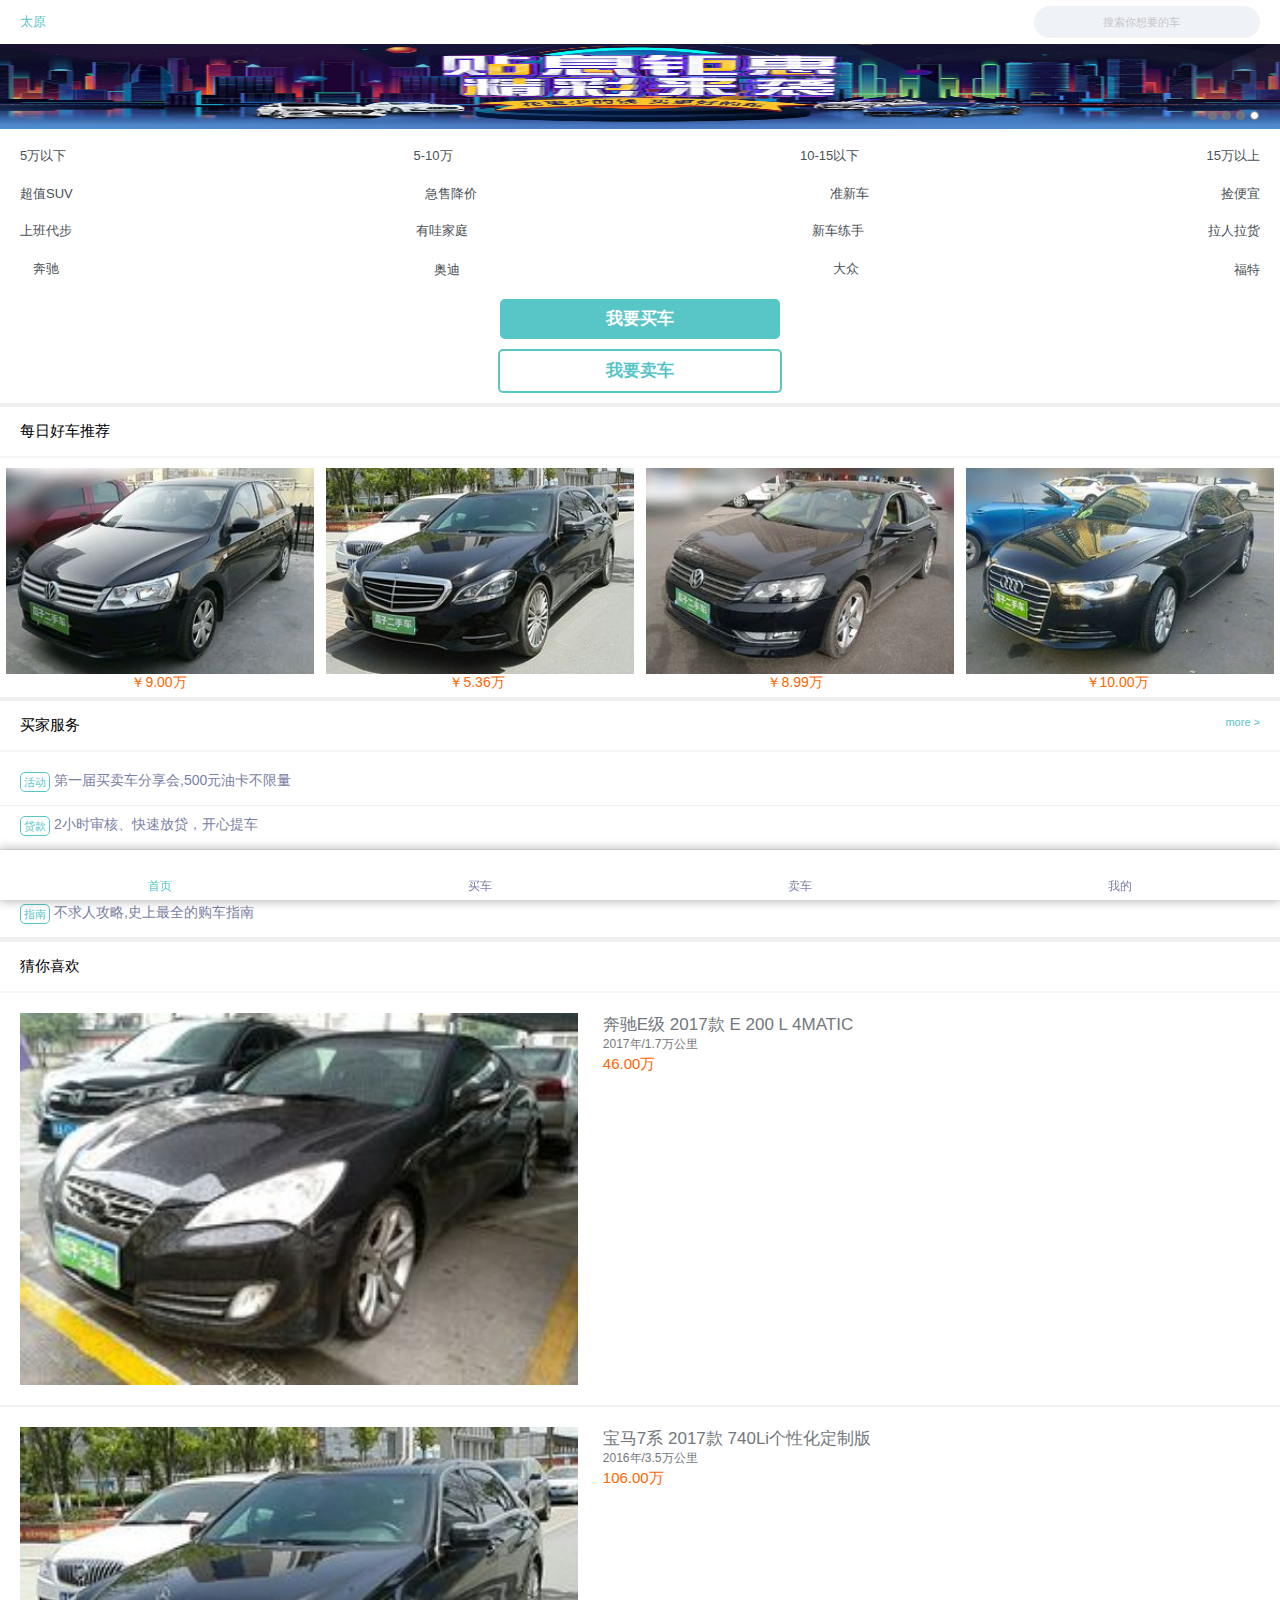
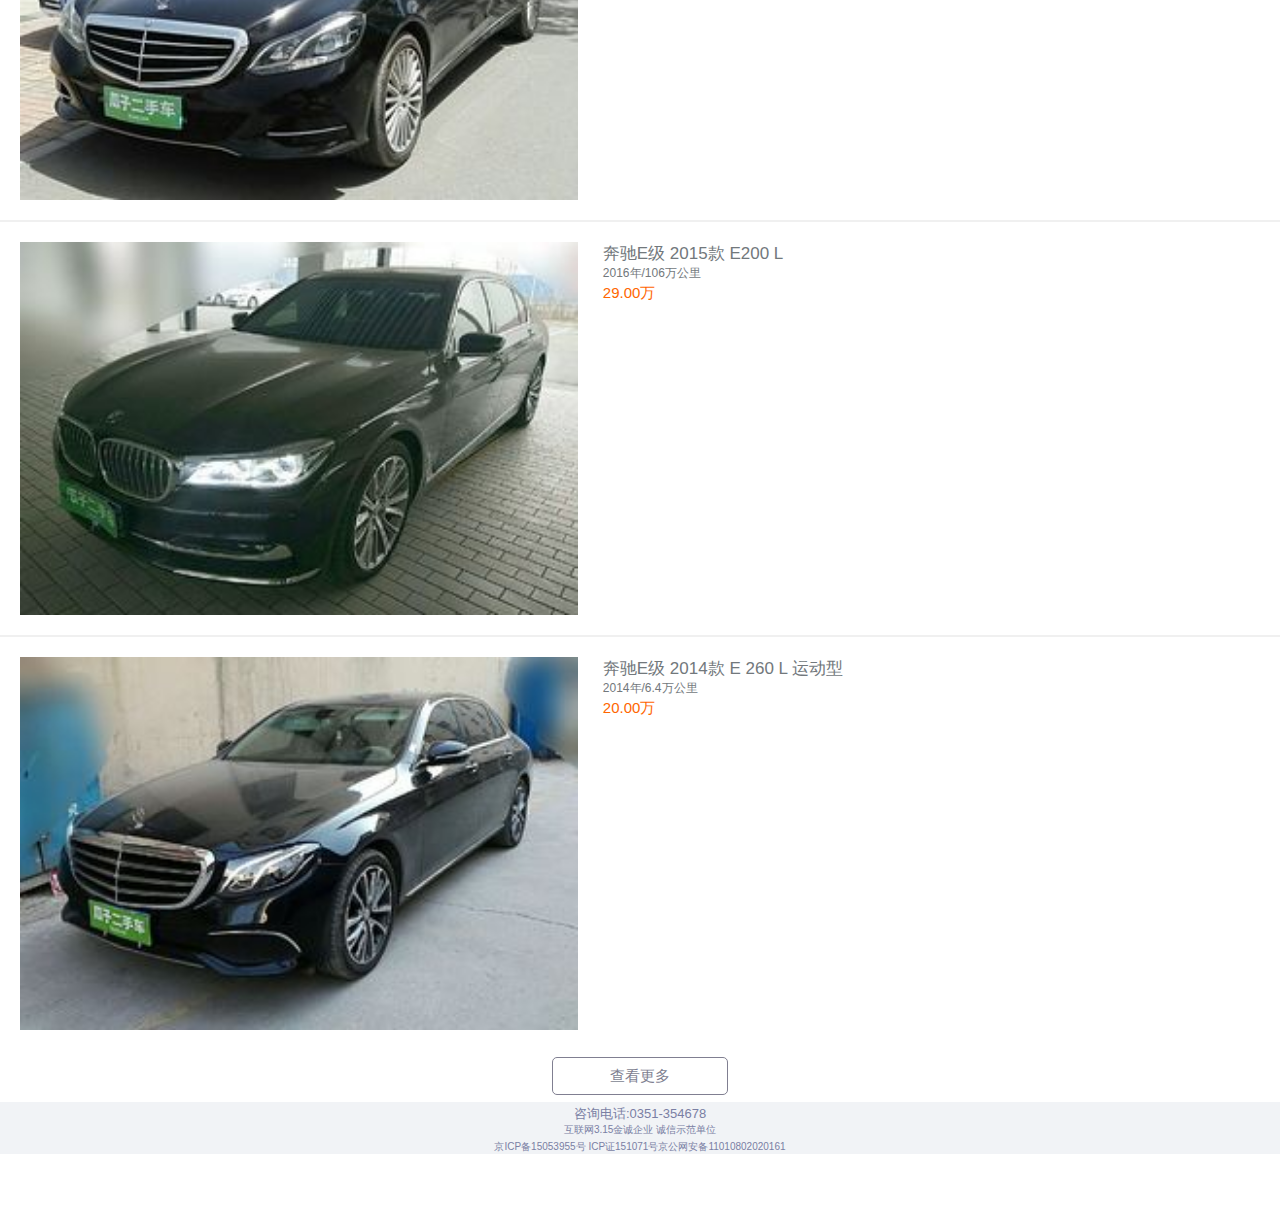
<file: index.html>
<!DOCTYPE html>
<html lang="en">
<head>
	<meta charset="UTF-8">
	<meta name="viewport" content="width=device-width,user-scalable=no,initial-scale=1.0,maximum-scale=1.0,minimum-scale=1.0">
	<meta http-equiv="X-UA-Compatible" content="ie=edge">
	<title>二手车</title>
	<link rel="stylesheet" href="css/index.css">
    <link rel="shortcut icon" href="img/620b74a980963d4b8d030b1dd88e6692.png">
	<script src="js/rem.js"></script>
</head>
<body>
	  <!-- 头部 -->
	  <div class="head">
	  	<ul class="headli">
	  		<li>
	  			<p class="dingwei">太原</p>
	  			<i class="iconfont">&#xe617;</i>
	  		</li>
	  		<li>
	  			<div class="sou">
	  			     <i class="iconfont">&#xe634;</i>
	  				<p class="souzi">搜索你想要的车</p>
	  			</div>
	  		</li>
	  	</ul>
	  </div>
	  <!-- banner -->
	  <div class="banner">
    	<ul class="banner_img">
    		<li>
    			<img src="img/banner (1).jpg" alt="">
    		</li>
    		<li>
    			<img src="img/banner (2).jpg" alt="">
    		</li>
    		<li>
    			<img src="img/banner (3).jpg" alt="">
    		</li>
    		<li>
    			<img src="img/banner (4).jpg" alt="">
    		</li>
    	</ul>
    	<ul class="banner_dian">
    		<li></li>
    		<li></li>
    		<li></li>
    		<li></li>
    	</ul>
    </div>
    <!-- 分类 -->
    <div class="fen">
    	<ul class="fen1">
    		<li>
    			<a href="" class="jia">
    				5万以下
    			</a>
    			<a href="" class="jia">
    				5-10万
    			</a>
    			<a href="" class="jia">
    				10-15以下
    			</a>
    			<a href="" class="jia">
    				15万以上
    			</a>
    		</li>
    		<li>
    			<a href="" class="jia">
    				超值SUV
    			</a>
    			<a href="" class="jia">
    				急售降价
    			</a>
    			<a href="" class="jia">
    				准新车
    			</a>
    			<a href="" class="jia">
    				捡便宜
    			</a>
    		</li>
    		<li>
    			<a href="" class="jia">
    				上班代步
    			</a>
    			<a href="" class="jia">
    				有哇家庭
    			</a>
    			<a href="" class="jia">
    				新车练手
    			</a>
    			<a href="" class="jia">
    				拉人拉货
    			</a>
    		</li>
    		<li>
    			<a href="" class="jia">
    			<i class="iconfont">&#xe609;</i>
    				奔驰
    			</a>
    			<a href="" class="jia">
    			<i class="iconfont">&#xe607;</i>
    				奥迪
    			</a>
    			<a href="" class="jia">
    			<i class="iconfont">&#xe6a9;</i>
    				大众
    			</a>
    			<a href="" class="jia">
    			<i class="iconfont">&#xe60a;</i>
    				福特
    			</a>
    		</li>
    	</ul>
    </div>
    	<div class="anniu">
    		 <a href="buy.html">
    		 	<div class="maiche">
    		 		<p>我要买车</p>
    		 	</div>
    		 </a>
    		 <a href="sell.html">
    		 	<div class="maiche2">
    		 		<p>我要卖车</p>
    		 	</div>
    		 </a>
    	</div>
    <!-- 每日好车推荐 -->
         <div class="tui">
         	<div class="tuitop">
         		<a href="">
         			<p>每日好车推荐</p>
         		</a>
         	</div>
         	<div class="tuixia">
         		<ul>
         			<li>
         				<img src="img/tui (1).jpg" alt="">

         			</li>
         			<li>
         				<img src="img/tui (2).jpg" alt="">
         			</li>
         			<li>
         				<img src="img/tui (3).jpg" alt="">
         			</li>
         			<li>
         				<img src="img/tui (4).jpg" alt="">
         			</li>
         			<p>￥9.00万</p>
         			<p>￥5.36万</p>
         			<p>￥8.99万</p>
         			<p>￥10.00万</p>
         		</ul>
         	</div>
         </div>
        
  <!-- 买家服务 -->
          <div class="mai">
         	<div class="maitop">
         		<a href="">
         			<p>买家服务  <span>more &gt;</span></p>

         		</a>
         	</div>
         	<div class="maixia">
         		<ul>
         		   <li>
         		   <div class="you">
         		   	活动
         		   </div>
         		   <p>第一届买卖车分享会,500元油卡不限量</p>
         			</li>
         			<li><div class="you">
         		   	贷款
         		   </div>
         		   <p>2小时审核、快速放贷，开心提车</p>
         			</li>
         			<li><div class="you">
         		   	经验
         		   </div>
         		   <p>2000位用户真实分享</p>
         			</li>
         			<li><div class="you">
         		   	指南
         		   </div>
         		   <p>不求人攻略,史上最全的购车指南</p>
         			</li>
         		</ul>
         	</div>
         </div>
          <!-- 猜你喜欢 -->
    <div class="like">
        <div class="liketop">
                <a href="">
                    <p>猜你喜欢</p>
                </a>
            </div>
            <div class="likexia">
                <ul>
                <a href="">
                    <li>
                        <div class="liketu">
                            <img src="img/liketu (1).jpg" alt="">
                        </div>
                        <div class="zi">
                        <p class="t">奔驰E级 2017款 E 200 L 4MATIC</p>
                        <p class="m">2017年/1.7万公里</p>
                        <p class="x">46.00万</p>
                        </div>
                    </li>
                
                <li>
                        <div class="liketu">
                            <img src="img/liketu (2).jpg" alt="">
                        </div>
                        <div class="zi">
                        <p class="t">宝马7系 2017款 740Li个性化定制版</p>
                        <p class="m">2016年/3.5万公里</p>
                        <p class="x">106.00万</p>
                 <li>
                        <div class="liketu">
                            <img src="img/liketu (3).jpg" alt="">
                        </div>
                        <div class="zi">
                        <p class="t">奔驰E级 2015款 E200 L</p>
                        <p class="m">2016年/106万公里</p>
                        <p class="x">29.00万</p>
                        </div>
                    </li>
                <li>
                        <div class="liketu">
                            <img src="img/liketu (4).jpg" alt="">
                        </div>
                        <div class="zi">
                        <p class="t">奔驰E级 2014款 E 260 L 运动型
</p>
                        <p class="m">2014年/6.4万公里</p>
                        <p class="x">20.00万</p>
                        </div>
                    </li>
                    </a>
                </ul>
                <div class="more">
                    <div class="more1">
                        查看更多
                    </div>
                </div>
            </div>
            </div>
            </div>
         <!-- jiewei -->
         <div class="end3">
         	咨询电话:0351-354678
         	<p>
         		互联网3.15金诚企业  诚信示范单位
         	</p>
         	<p>
京ICP备15053955号 ICP证151071号京公网安备11010802020161</p>
         </div>
      <!-- TAB -->
      <div class="tab">
      	     <ul>
      	     	<li>
      	     		<a href="">
      	     			<i class="iconfont">&#xe603;</i>
      	     			<p>首页</p>
      	     		</a>
      	     	</li>
      	     	<li>
      	     		<a href="buy.html">
      	     			<i class="iconfont">&#xe60f;</i>
      	     			<p>买车</p>
      	     		</a>
      	     	</li>
      	     	<li>
      	     		<a href="sell.html">
      	     			<i class="iconfont">&#xe61b;</i>
      	     			<p>卖车</p>
      	     		</a>
      	     	</li>
      	     	<li>
      	     		<a href="mine.html">
      	     			<i class="iconfont">&#xe62f;</i>
      	     			<p>我的</p>
      	     		</a>
      	     	</li>
      	     </ul>
      </div>
</body>
</html>
</file>
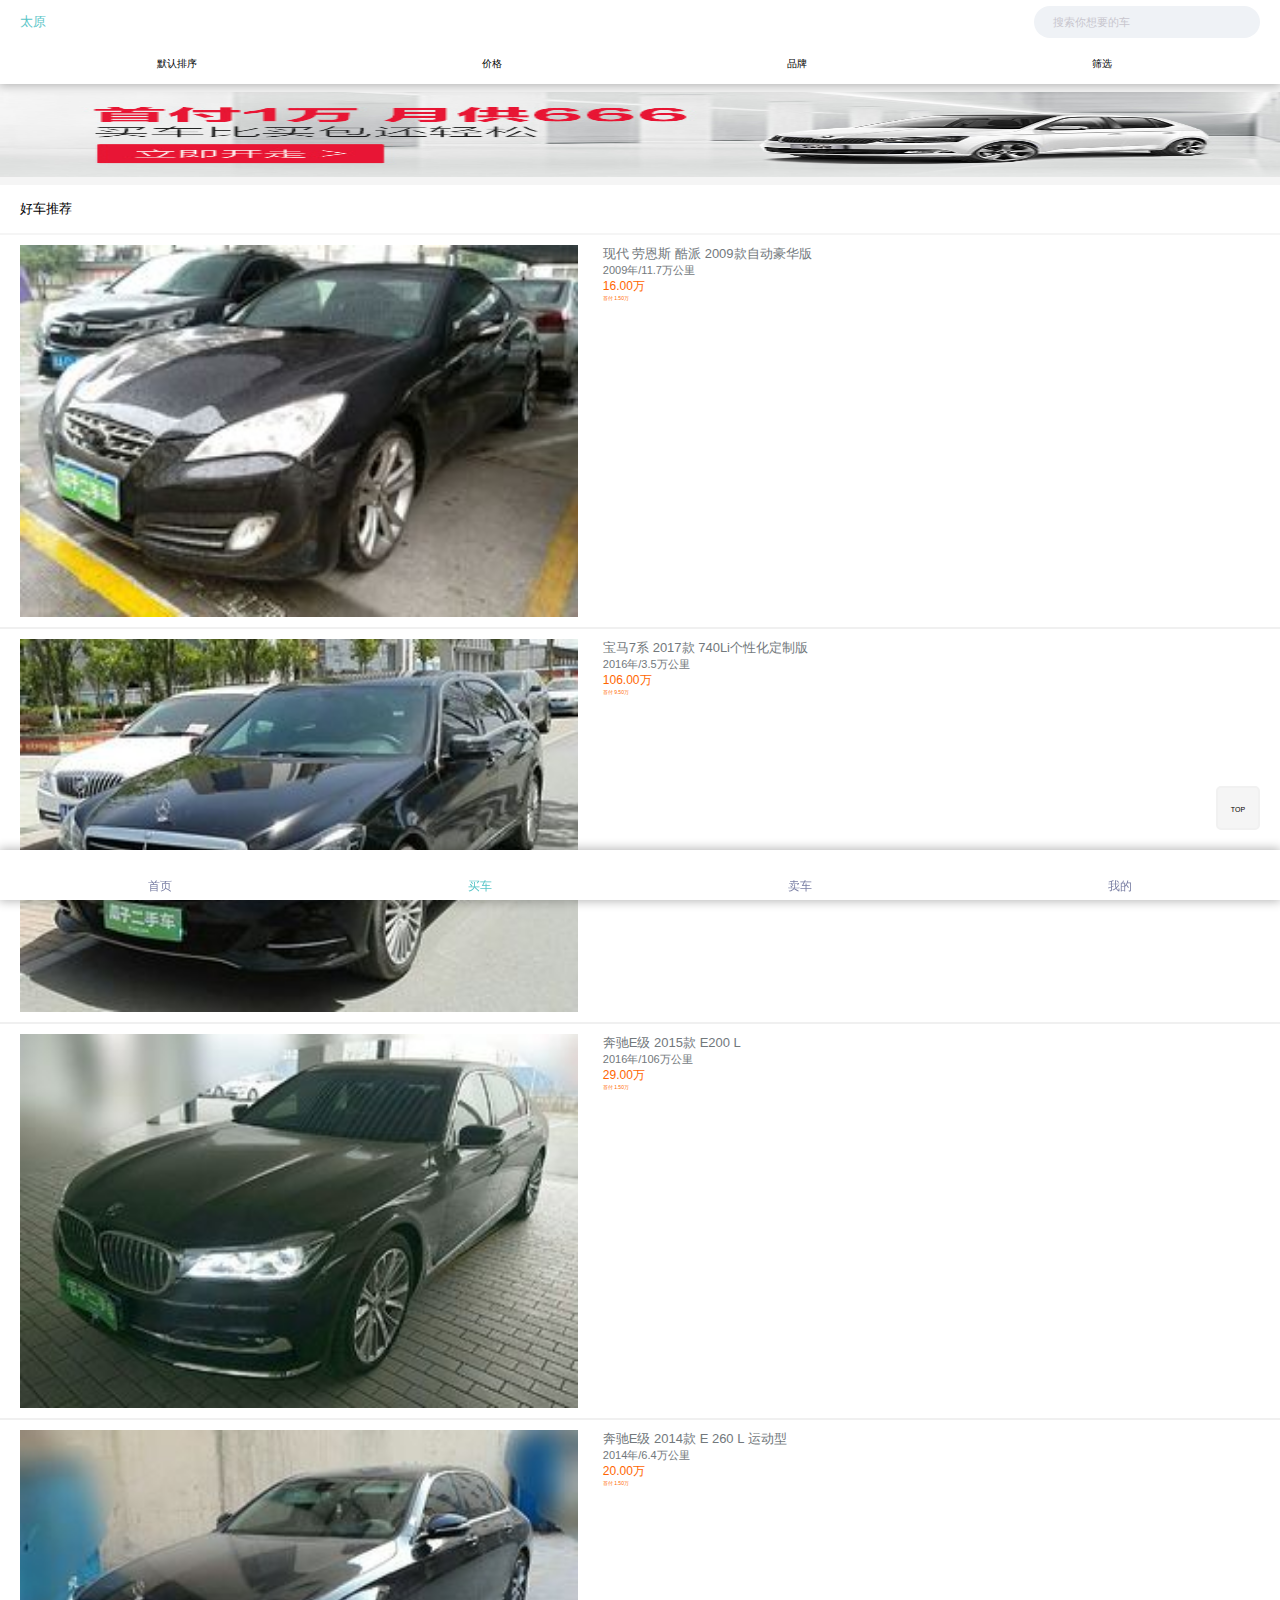
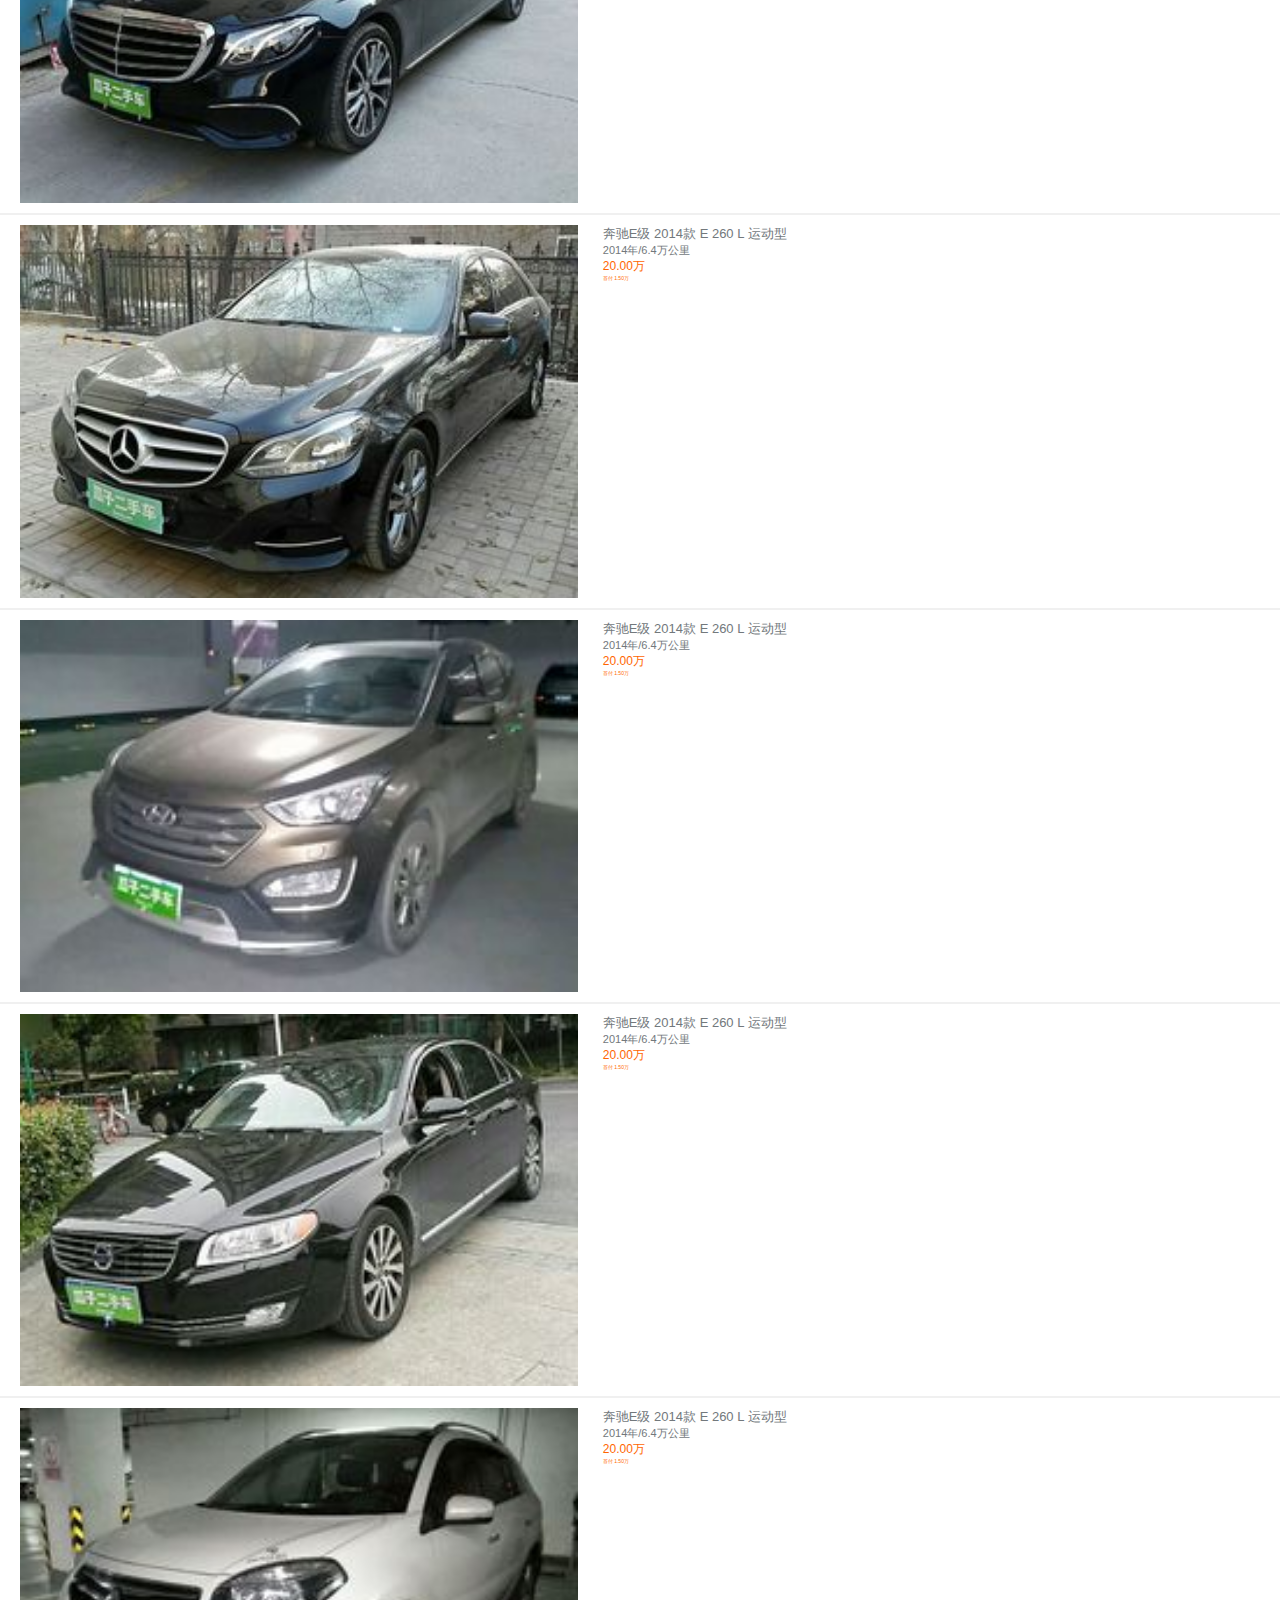
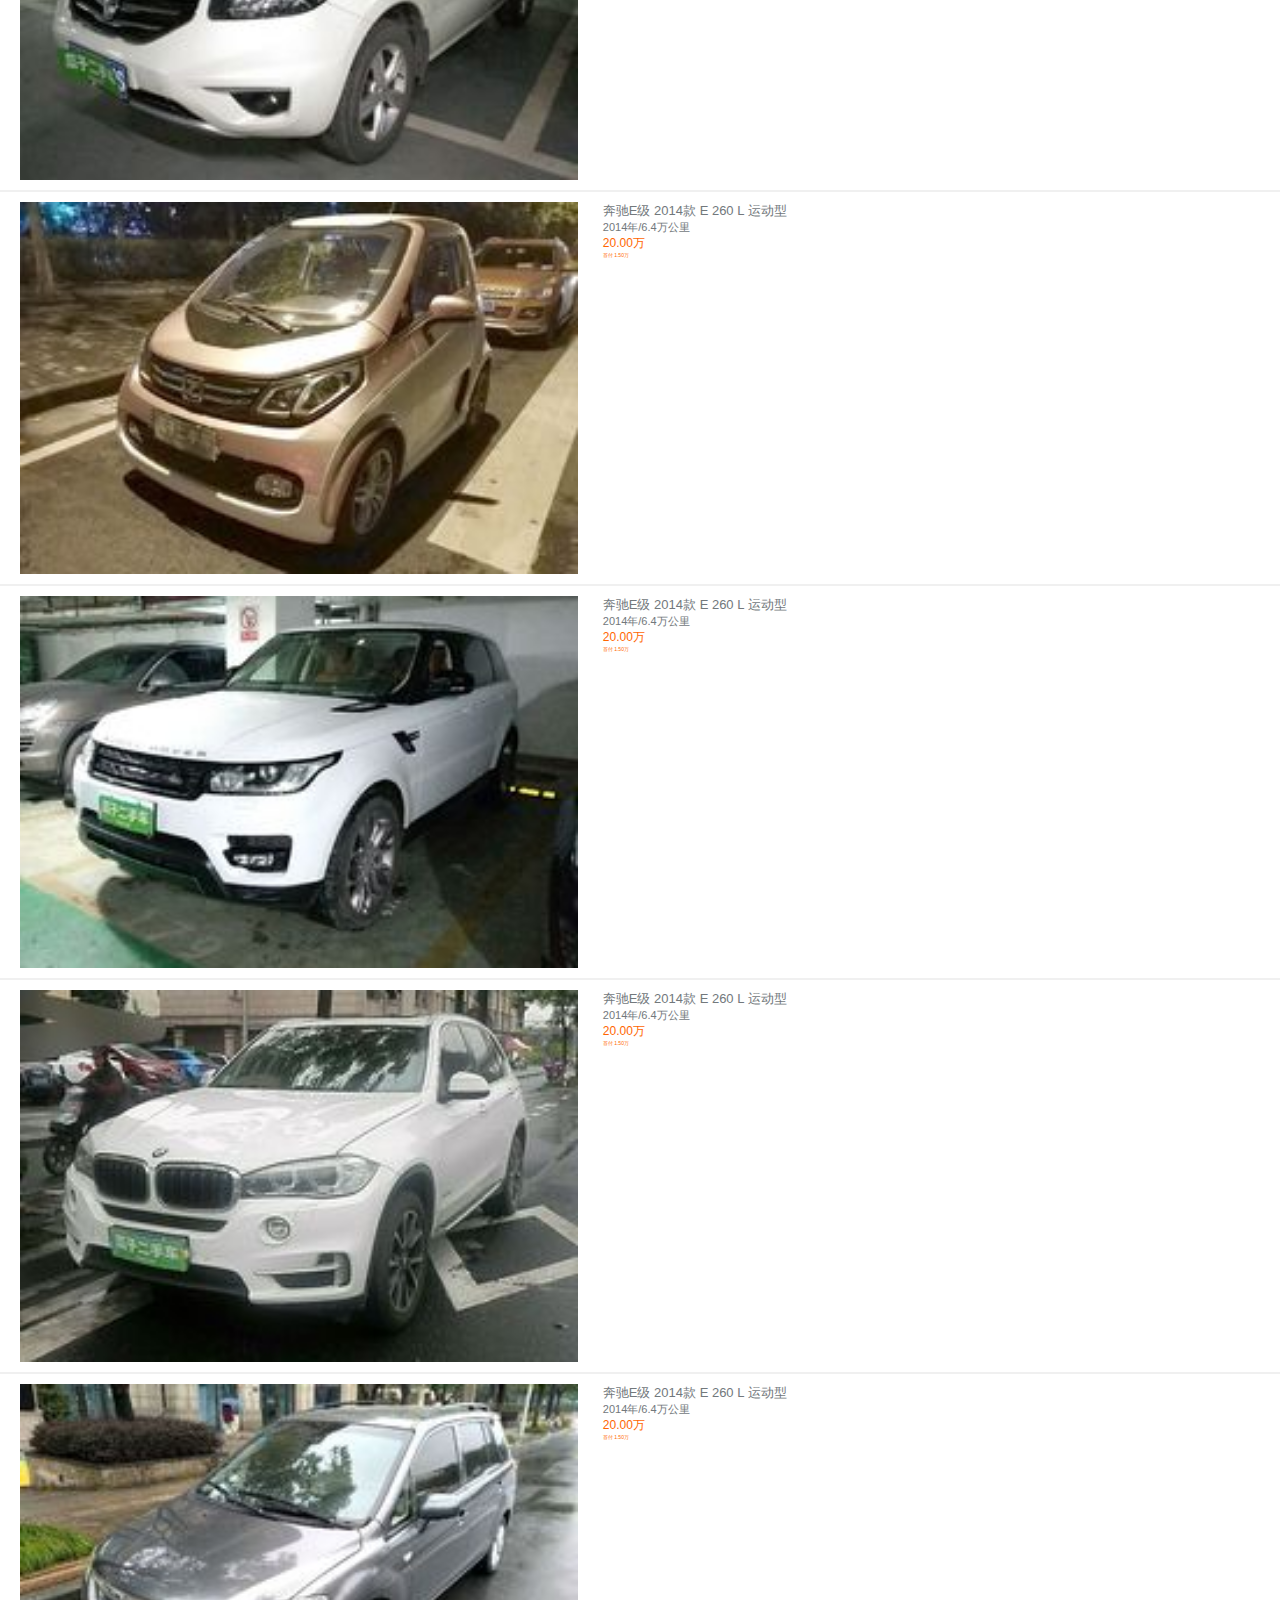
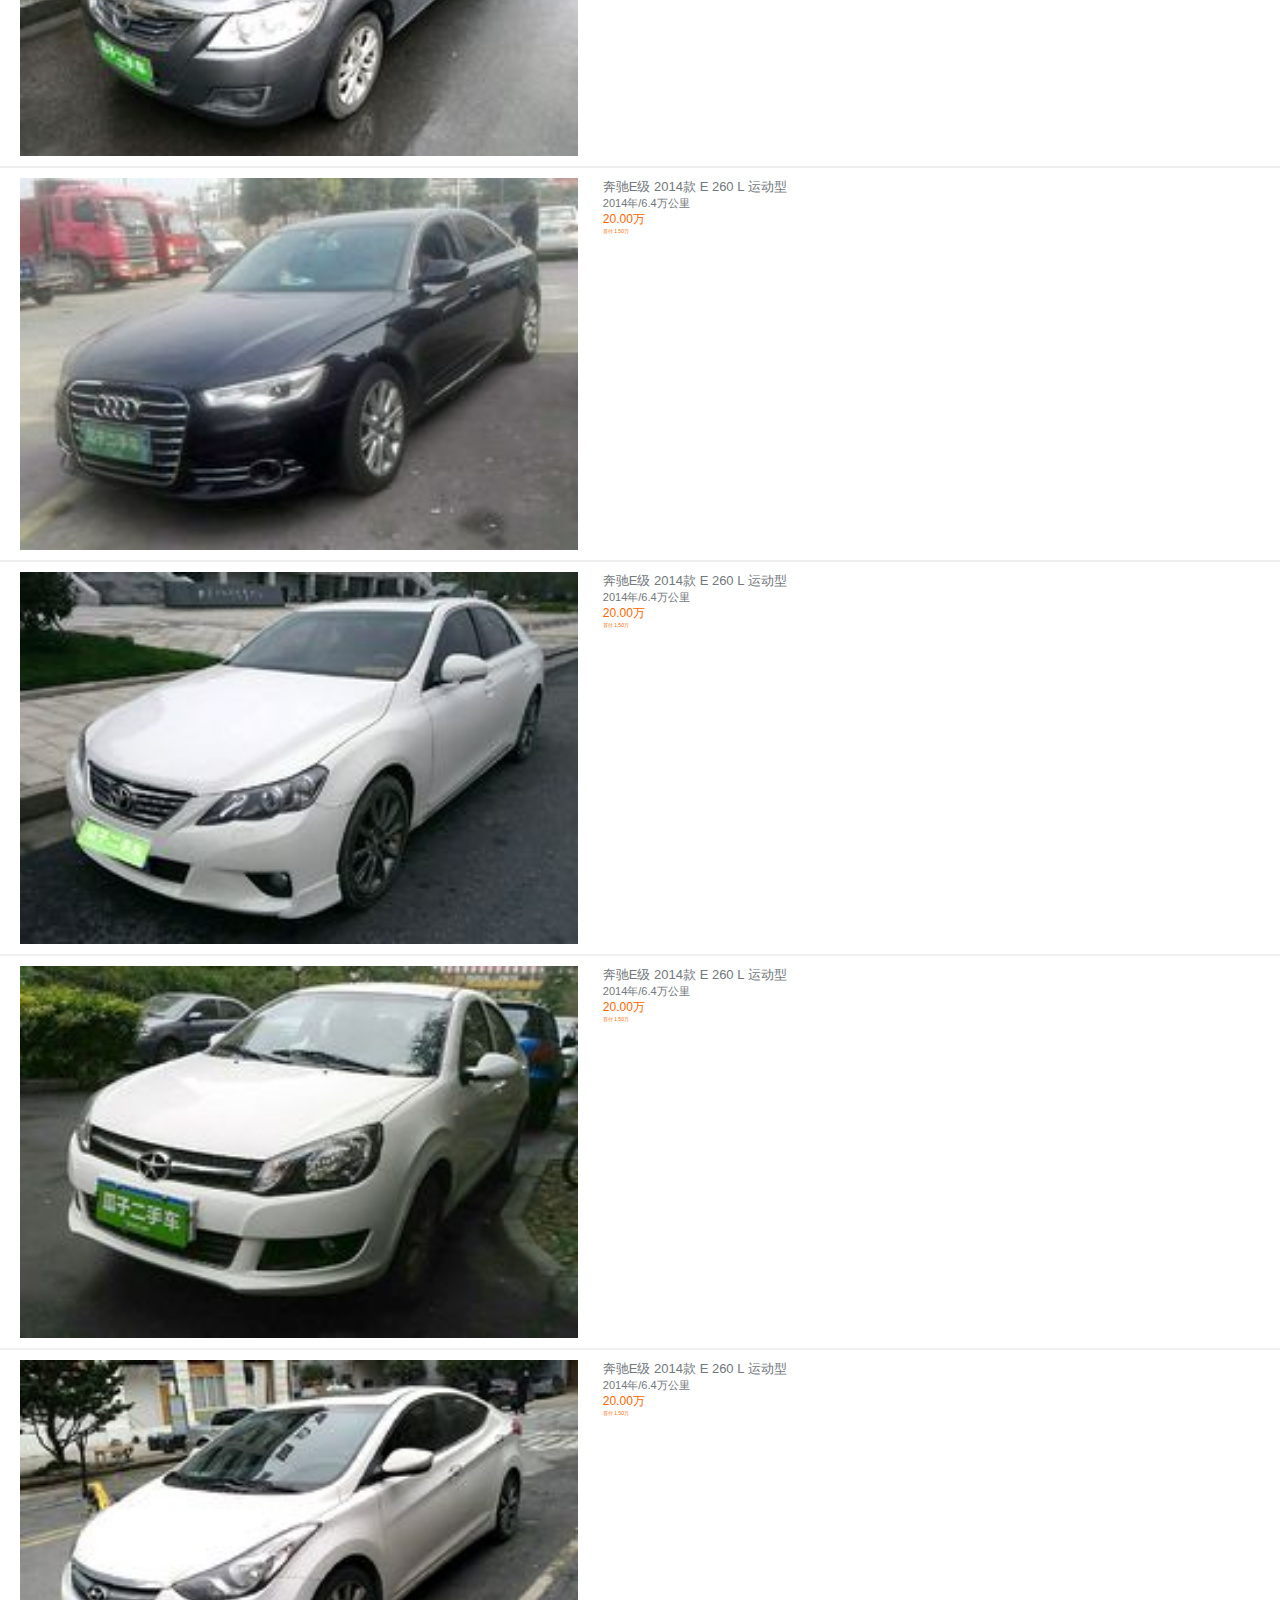
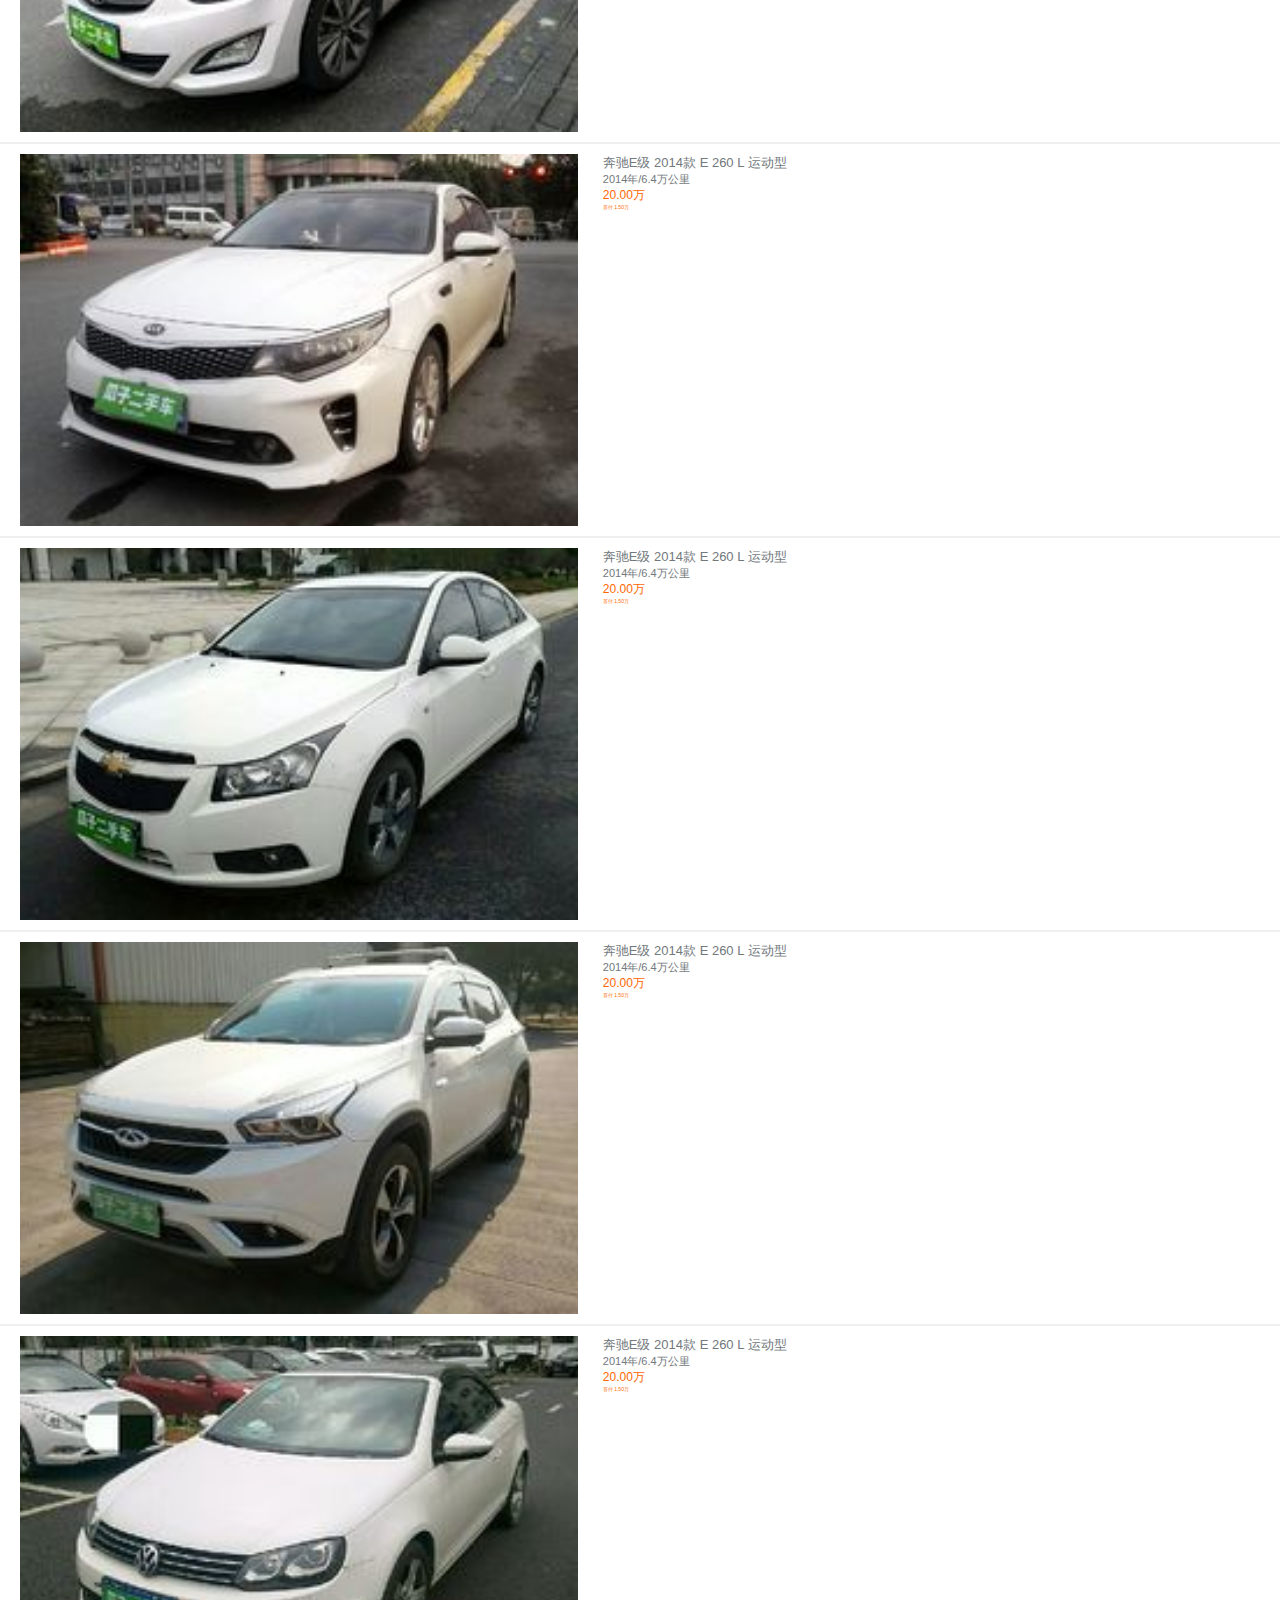
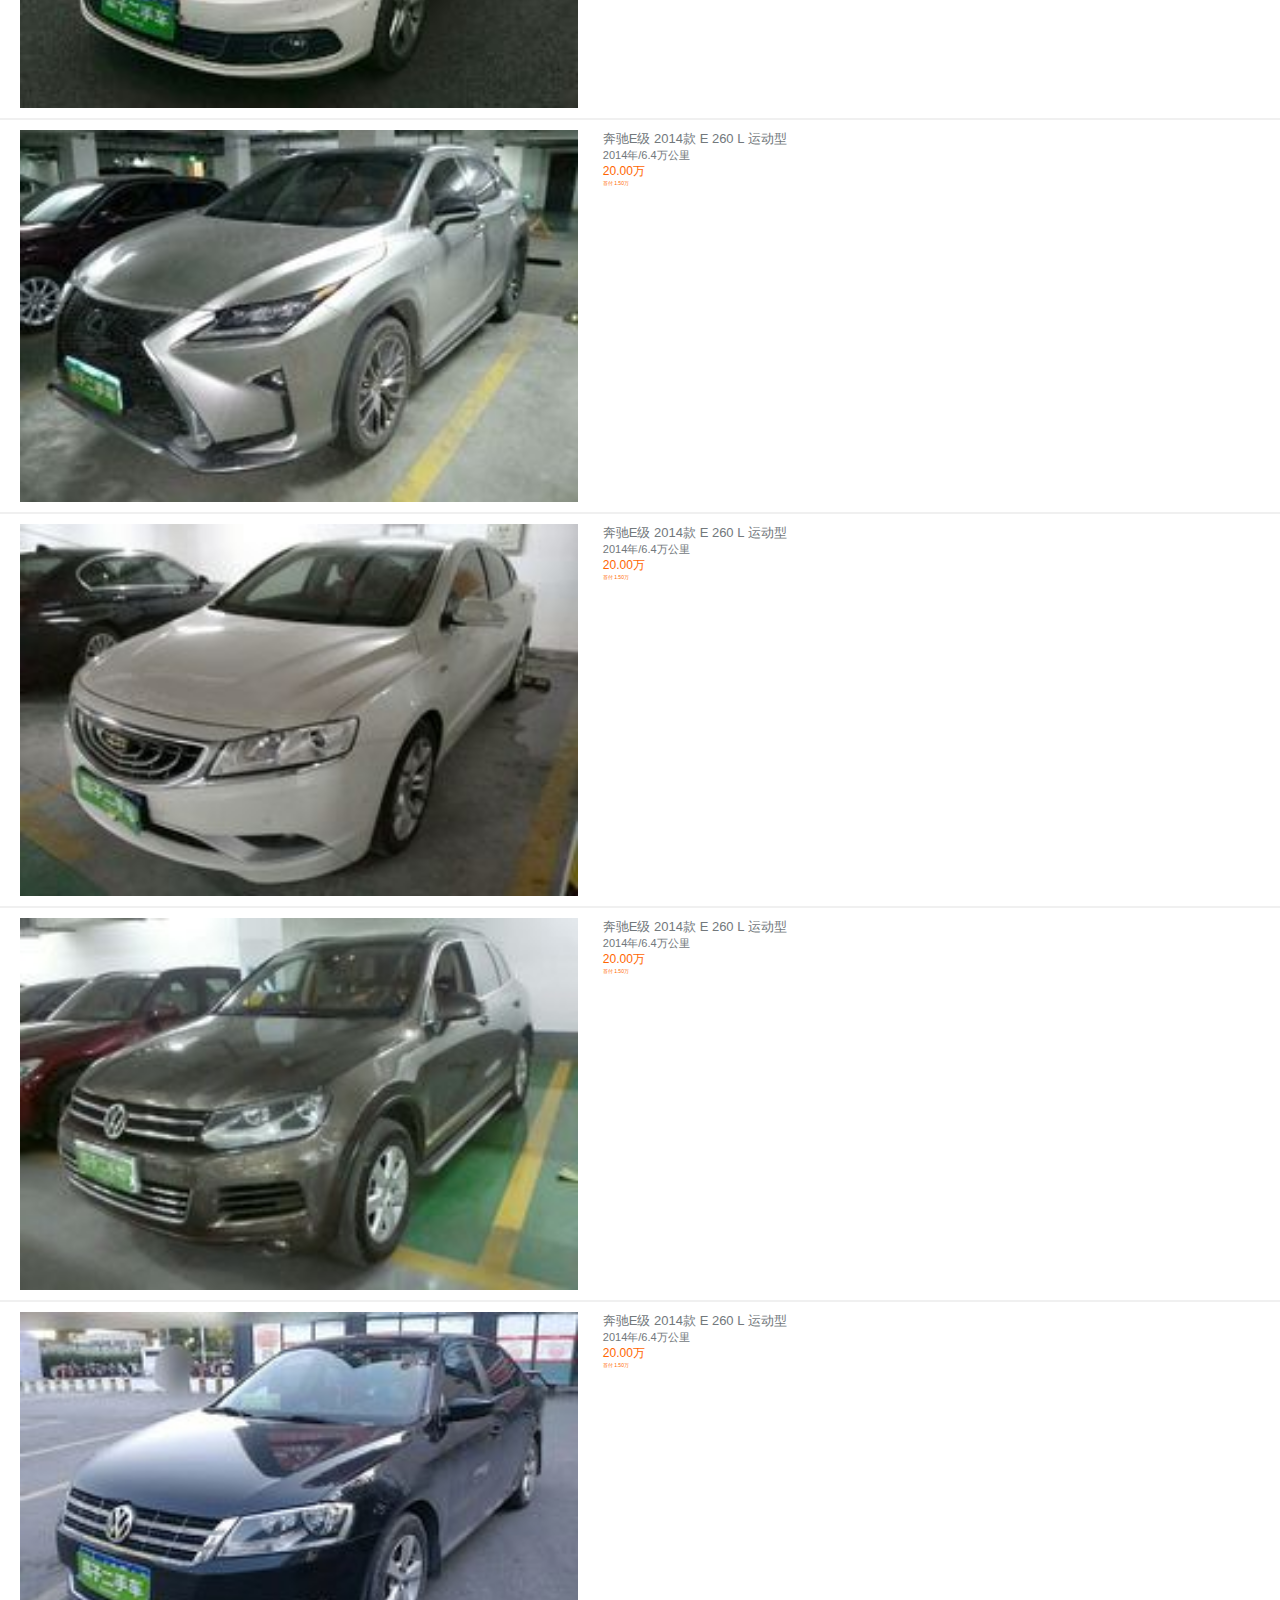
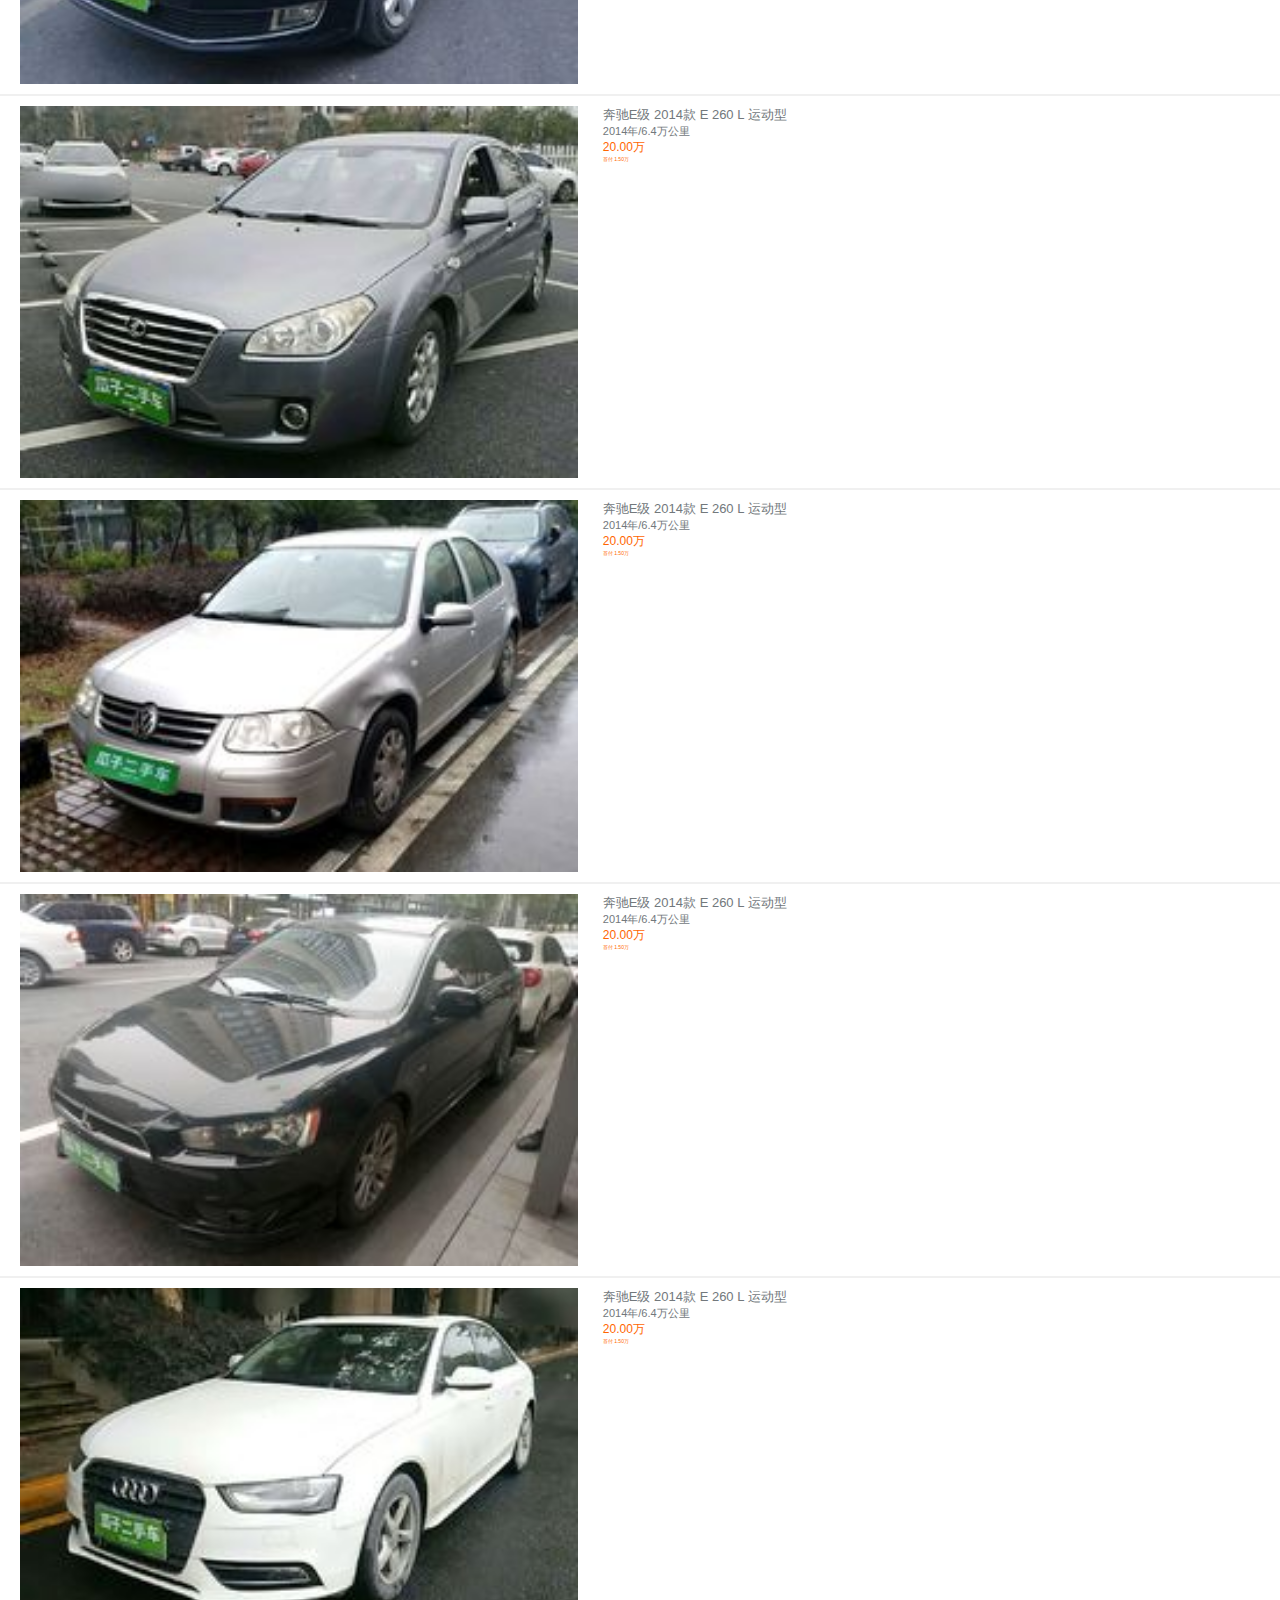
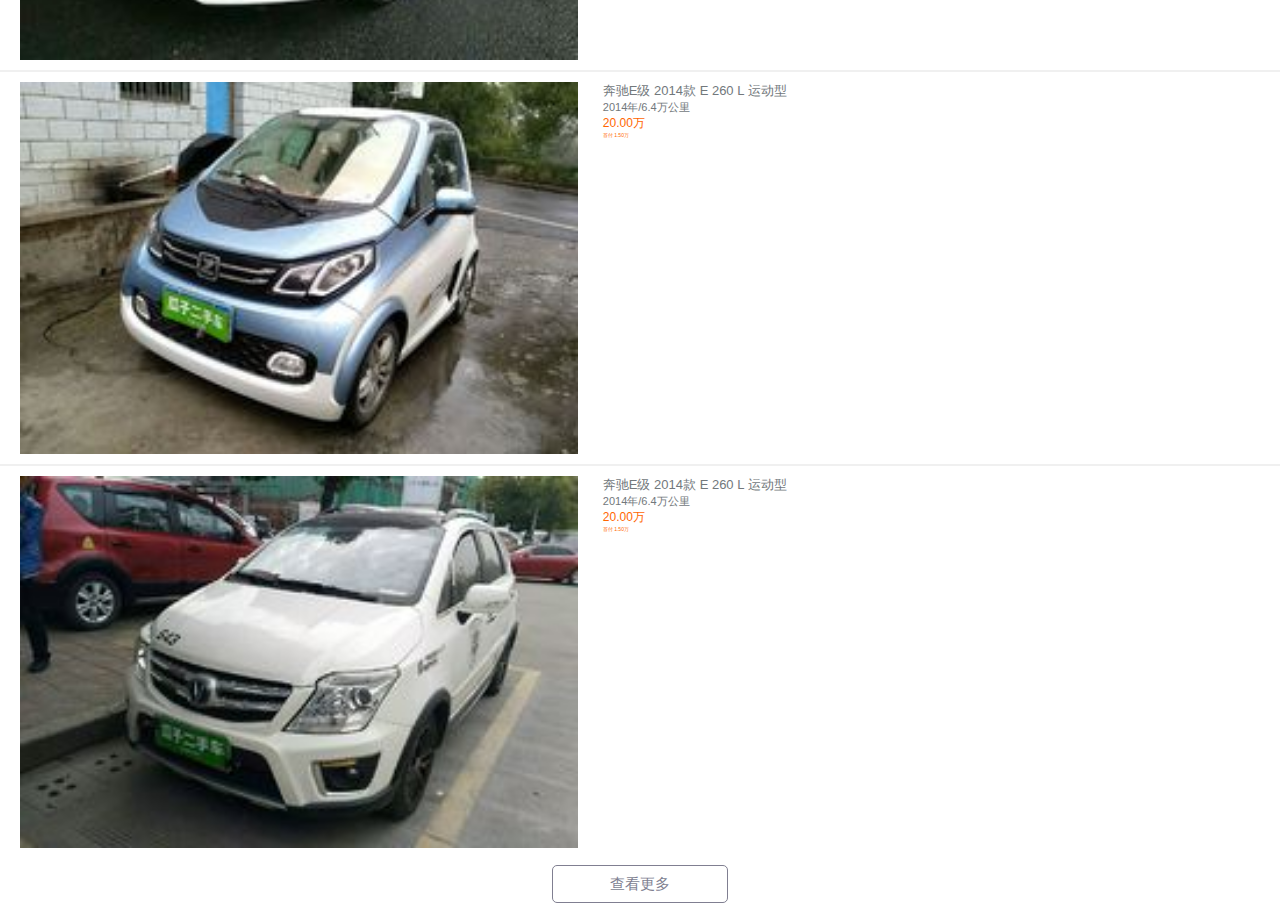
<file: buy.html>
<!DOCTYPE html>
<html lang="en">
<head>
	<meta charset="UTF-8">
	<meta name="viewport" content="width=device-width,user-scalable=no,initial-scale=1.0,maximum-scale=1.0,minimum-scale=1.0">
	<meta http-equiv="X-UA-Compatible" content="ie=edge">
	<title>二手车</title>
	<link rel="stylesheet" href="css/buy.css">
     <link rel="shortcut icon" href="img/620b74a980963d4b8d030b1dd88e6692.png">
	<script src="js/rem.js"></script>
</head>
<body>
	  <!-- 头部 -->
	  <div class="head">
	  	<ul class="headli">
	  		<li>
	  			<p class="dingwei">太原</p>
	  			<i class="iconfont">&#xe617;</i>
	  		</li>
	  		<li>
	  			<div class="sou">
	  			     <i class="iconfont">&#xe634;</i>
	  				<p class="souzi">搜索你想要的车</p>
	  				 <i class="iconfont">&#xe750;</i>
	  			</div>
	  		</li>
	  	</ul>
	  	<ul class="headlifen">
	  		<li>
	  			<p class="fenzi">默认排序</p>
	  			<i class="iconfont">&#xe617;</i>
	  		</li>
	  		<li>
	  			<p class="fenzi">价格</p>
	  			<i class="iconfont">&#xe617;</i>	  			
	  		</li>
	  		<li>
	  			<p class="fenzi">品牌</p>
	  			<i class="iconfont">&#xe617;</i>
	  		</li>
	  		<li>
	  			<p class="fenzi">筛选</p>
	  			<i class="iconfont">&#xe617;</i>	  			
	  		</li>
	  	</ul>
	  </div>
	  <a name="cc"></a>
	  <!-- banner -->
	  <div class="banner">
    	<ul class="banner_img">
    		<li>
    			<img src="img/banner (3).jpg" alt="">
    		</li>
    	</ul>
    </div>
    
          <!-- 推荐 -->
    <div class="like">
        <div class="liketop">
                <a href="">
                    <p>好车推荐</p>
                </a>
            </div>
            <div class="likexia">
                <ul>
                    <li><a href="xiang.html">
                        <div class="liketu">
                            <img src="img/liketu (1).jpg" alt="">
                        </div>
                        <div class="zi">
                        <p class="t">现代 劳恩斯 酷派 2009款自动豪华版</p>
                        <p class="m">2009年/11.7万公里</p>
                        <p class="x">16.00万</p>
                        <p class="s">首付 1.50万</p>
                        </div>
                        </a>
                    </li>
                
                <li>
                        <div class="liketu">
                            <img src="img/liketu (2).jpg" alt="">
                        </div>
                        <div class="zi">
                        <p class="t">宝马7系 2017款 740Li个性化定制版</p>
                        <p class="m">2016年/3.5万公里</p>
                        <p class="x">106.00万</p>
                        <p class="s">首付 9.50万</p>
                 <li>
                        <div class="liketu">
                            <img src="img/liketu (3).jpg" alt="">
                        </div>
                        <div class="zi">
                        <p class="t">奔驰E级 2015款 E200 L</p>
                        <p class="m">2016年/106万公里</p>
                        <p class="x">29.00万</p>
                        <p class="s">首付 1.50万</p>
                        </div>
                    </li>
                <li>
                        <div class="liketu">
                            <img src="img/liketu (4).jpg" alt="">
                        </div>
                        <div class="zi">
                        <p class="t">奔驰E级 2014款 E 260 L 运动型
</p>
                        <p class="m">2014年/6.4万公里</p>
                        <p class="x">20.00万</p>
                        <p class="s">首付 1.50万</p>
                        </div>
                    </li>
                    <li>
                        <div class="liketu">
                            <img src="img/liketu (5).jpg" alt="">
                        </div>
                        <div class="zi">
                        <p class="t">奔驰E级 2014款 E 260 L 运动型
</p>
                        <p class="m">2014年/6.4万公里</p>
                        <p class="x">20.00万</p>
                        <p class="s">首付 1.50万</p>
                        </div>
                    </li>
                      <li>
                        <div class="liketu">
                            <img src="img/liketu (6).jpg" alt="">
                        </div>
                        <div class="zi">
                        <p class="t">奔驰E级 2014款 E 260 L 运动型
</p>
                        <p class="m">2014年/6.4万公里</p>
                        <p class="x">20.00万</p>
                        <p class="s">首付 1.50万</p>
                        </div>
                    </li><li>
                        <div class="liketu">
                            <img src="img/liketu (7).jpg" alt="">
                        </div>
                        <div class="zi">
                        <p class="t">奔驰E级 2014款 E 260 L 运动型
</p>
                        <p class="m">2014年/6.4万公里</p>
                        <p class="x">20.00万</p>
                        <p class="s">首付 1.50万</p>
                        </div>
                    </li><li>
                        <div class="liketu">
                            <img src="img/liketu (8).jpg" alt="">
                        </div>
                        <div class="zi">
                        <p class="t">奔驰E级 2014款 E 260 L 运动型
</p>
                        <p class="m">2014年/6.4万公里</p>
                        <p class="x">20.00万</p>
                        <p class="s">首付 1.50万</p>
                        </div>
                    </li><li>
                        <div class="liketu">
                            <img src="img/liketu (9).jpg" alt="">
                        </div>
                        <div class="zi">
                        <p class="t">奔驰E级 2014款 E 260 L 运动型
</p>
                        <p class="m">2014年/6.4万公里</p>
                        <p class="x">20.00万</p>
                        <p class="s">首付 1.50万</p>
                        </div>
                    </li><li>
                        <div class="liketu">
                            <img src="img/liketu (10).jpg" alt="">
                        </div>
                        <div class="zi">
                        <p class="t">奔驰E级 2014款 E 260 L 运动型
</p>
                        <p class="m">2014年/6.4万公里</p>
                        <p class="x">20.00万</p>
                        <p class="s">首付 1.50万</p>
                        </div>
                    </li><li>
                        <div class="liketu">
                            <img src="img/liketu (11).jpg" alt="">
                        </div>
                        <div class="zi">
                        <p class="t">奔驰E级 2014款 E 260 L 运动型
</p>
                        <p class="m">2014年/6.4万公里</p>
                        <p class="x">20.00万</p>
                        <p class="s">首付 1.50万</p>
                        </div>
                    </li><li>
                        <div class="liketu">
                            <img src="img/liketu (12).jpg" alt="">
                        </div>
                        <div class="zi">
                        <p class="t">奔驰E级 2014款 E 260 L 运动型
</p>
                        <p class="m">2014年/6.4万公里</p>
                        <p class="x">20.00万</p>
                        <p class="s">首付 1.50万</p>
                        </div>
                    </li><li>
                        <div class="liketu">
                            <img src="img/liketu (13).jpg" alt="">
                        </div>
                        <div class="zi">
                        <p class="t">奔驰E级 2014款 E 260 L 运动型
</p>
                        <p class="m">2014年/6.4万公里</p>
                        <p class="x">20.00万</p>
                        <p class="s">首付 1.50万</p>
                        </div>
                    </li><li>
                        <div class="liketu">
                            <img src="img/liketu (14).jpg" alt="">
                        </div>
                        <div class="zi">
                        <p class="t">奔驰E级 2014款 E 260 L 运动型
</p>
                        <p class="m">2014年/6.4万公里</p>
                        <p class="x">20.00万</p>
                        <p class="s">首付 1.50万</p>
                        </div>
                    </li><li>
                        <div class="liketu">
                            <img src="img/liketu (15).jpg" alt="">
                        </div>
                        <div class="zi">
                        <p class="t">奔驰E级 2014款 E 260 L 运动型
</p>
                        <p class="m">2014年/6.4万公里</p>
                        <p class="x">20.00万</p>
                        <p class="s">首付 1.50万</p>
                        </div>
                    </li><li>
                        <div class="liketu">
                            <img src="img/liketu (16).jpg" alt="">
                        </div>
                        <div class="zi">
                        <p class="t">奔驰E级 2014款 E 260 L 运动型
</p>
                        <p class="m">2014年/6.4万公里</p>
                        <p class="x">20.00万</p>
                        <p class="s">首付 1.50万</p>
                        </div>
                    </li><li>
                        <div class="liketu">
                            <img src="img/liketu (17).jpg" alt="">
                        </div>
                        <div class="zi">
                        <p class="t">奔驰E级 2014款 E 260 L 运动型
</p>
                        <p class="m">2014年/6.4万公里</p>
                        <p class="x">20.00万</p>
                        <p class="s">首付 1.50万</p>
                        </div>
                    </li><li>
                        <div class="liketu">
                            <img src="img/liketu (18).jpg" alt="">
                        </div>
                        <div class="zi">
                        <p class="t">奔驰E级 2014款 E 260 L 运动型
</p>
                        <p class="m">2014年/6.4万公里</p>
                        <p class="x">20.00万</p>
                        <p class="s">首付 1.50万</p>
                        </div>
                    </li><li>
                        <div class="liketu">
                            <img src="img/liketu (19).jpg" alt="">
                        </div>
                        <div class="zi">
                        <p class="t">奔驰E级 2014款 E 260 L 运动型
</p>
                        <p class="m">2014年/6.4万公里</p>
                        <p class="x">20.00万</p>
                        <p class="s">首付 1.50万</p>
                        </div>
                    </li><li>
                        <div class="liketu">
                            <img src="img/liketu (20).jpg" alt="">
                        </div>
                        <div class="zi">
                        <p class="t">奔驰E级 2014款 E 260 L 运动型
</p>
                        <p class="m">2014年/6.4万公里</p>
                        <p class="x">20.00万</p>
                        <p class="s">首付 1.50万</p>
                        </div>
                    </li><li>
                        <div class="liketu">
                            <img src="img/liketu (21).jpg" alt="">
                        </div>
                        <div class="zi">
                        <p class="t">奔驰E级 2014款 E 260 L 运动型
</p>
                        <p class="m">2014年/6.4万公里</p>
                        <p class="x">20.00万</p>
                        <p class="s">首付 1.50万</p>
                        </div>
                    </li><li>
                        <div class="liketu">
                            <img src="img/liketu (22).jpg" alt="">
                        </div>
                        <div class="zi">
                        <p class="t">奔驰E级 2014款 E 260 L 运动型
</p>
                        <p class="m">2014年/6.4万公里</p>
                        <p class="x">20.00万</p>
                        <p class="s">首付 1.50万</p>
                        </div>
                    </li><li>
                        <div class="liketu">
                            <img src="img/liketu (23).jpg" alt="">
                        </div>
                        <div class="zi">
                        <p class="t">奔驰E级 2014款 E 260 L 运动型
</p>
                        <p class="m">2014年/6.4万公里</p>
                        <p class="x">20.00万</p>
                        <p class="s">首付 1.50万</p>
                        </div>
                    </li><li>
                        <div class="liketu">
                            <img src="img/liketu (24).jpg" alt="">
                        </div>
                        <div class="zi">
                        <p class="t">奔驰E级 2014款 E 260 L 运动型
</p>
                        <p class="m">2014年/6.4万公里</p>
                        <p class="x">20.00万</p>
                        <p class="s">首付 1.50万</p>
                        </div>
                    </li><li>
                        <div class="liketu">
                            <img src="img/liketu (25).jpg" alt="">
                        </div>
                        <div class="zi">
                        <p class="t">奔驰E级 2014款 E 260 L 运动型
</p>
                        <p class="m">2014年/6.4万公里</p>
                        <p class="x">20.00万</p>
                        <p class="s">首付 1.50万</p>
                        </div>
                    </li><li>
                        <div class="liketu">
                            <img src="img/liketu (26).jpg" alt="">
                        </div>
                        <div class="zi">
                        <p class="t">奔驰E级 2014款 E 260 L 运动型
</p>
                        <p class="m">2014年/6.4万公里</p>
                        <p class="x">20.00万</p>
                        <p class="s">首付 1.50万</p>
                        </div>
                    </li><li>
                        <div class="liketu">
                            <img src="img/liketu (27).jpg" alt="">
                        </div>
                        <div class="zi">
                        <p class="t">奔驰E级 2014款 E 260 L 运动型
</p>
                        <p class="m">2014年/6.4万公里</p>
                        <p class="x">20.00万</p>
                        <p class="s">首付 1.50万</p>
                        </div>
                    </li><li>
                        <div class="liketu">
                            <img src="img/liketu (28).jpg" alt="">
                        </div>
                        <div class="zi">
                        <p class="t">奔驰E级 2014款 E 260 L 运动型
</p>
                        <p class="m">2014年/6.4万公里</p>
                        <p class="x">20.00万</p>
                        <p class="s">首付 1.50万</p>
                        </div>
                    </li><li>
                        <div class="liketu">
                            <img src="img/liketu (29).jpg" alt="">
                        </div>
                        <div class="zi">
                        <p class="t">奔驰E级 2014款 E 260 L 运动型
</p>
                        <p class="m">2014年/6.4万公里</p>
                        <p class="x">20.00万</p>
                        <p class="s">首付 1.50万</p>
                        </div>
                    </li><li>
                        <div class="liketu">
                            <img src="img/liketu (30).jpg" alt="">
                        </div>
                        <div class="zi">
                        <p class="t">奔驰E级 2014款 E 260 L 运动型
</p>
                        <p class="m">2014年/6.4万公里</p>
                        <p class="x">20.00万</p>
                        <p class="s">首付 1.50万</p>
                        </div>
                    </li>
                </ul>
                <div class="more">
                    <div class="more1">
                        查看更多
                    </div>
                </div>
            </div>
            </div>
            </div>
      <!-- TAB -->
      <div class="tab">
      	     <ul>
      	     	<li>
      	     		<a href="index.html">
      	     			<i class="iconfont">&#xe603;</i>
      	     			<p>首页</p>
      	     		</a>
      	     	</li>
      	     	<li>
      	     		<a href="buy.html">
      	     			<i class="iconfont">&#xe60f;</i>
      	     			<p>买车</p>
      	     		</a>
      	     	</li>
      	     	<li>
      	     		<a href="sell.html">
      	     			<i class="iconfont">&#xe61b;</i>
      	     			<p>卖车</p>
      	     		</a>
      	     	</li>
      	     	<li>
      	     		<a href="mine.html">
      	     			<i class="iconfont">&#xe62f;</i>
      	     			<p>我的</p>
      	     		</a>
      	     	</li>
      	     </ul>
      </div>
      <!-- 一键直达 -->
      <a href="#cc">
      <div class="yi">
            <i class="iconfont">&#xe617;</i>
      	     <p>TOP</p>
      </div>
      </a>
</body>
</html>
</file>
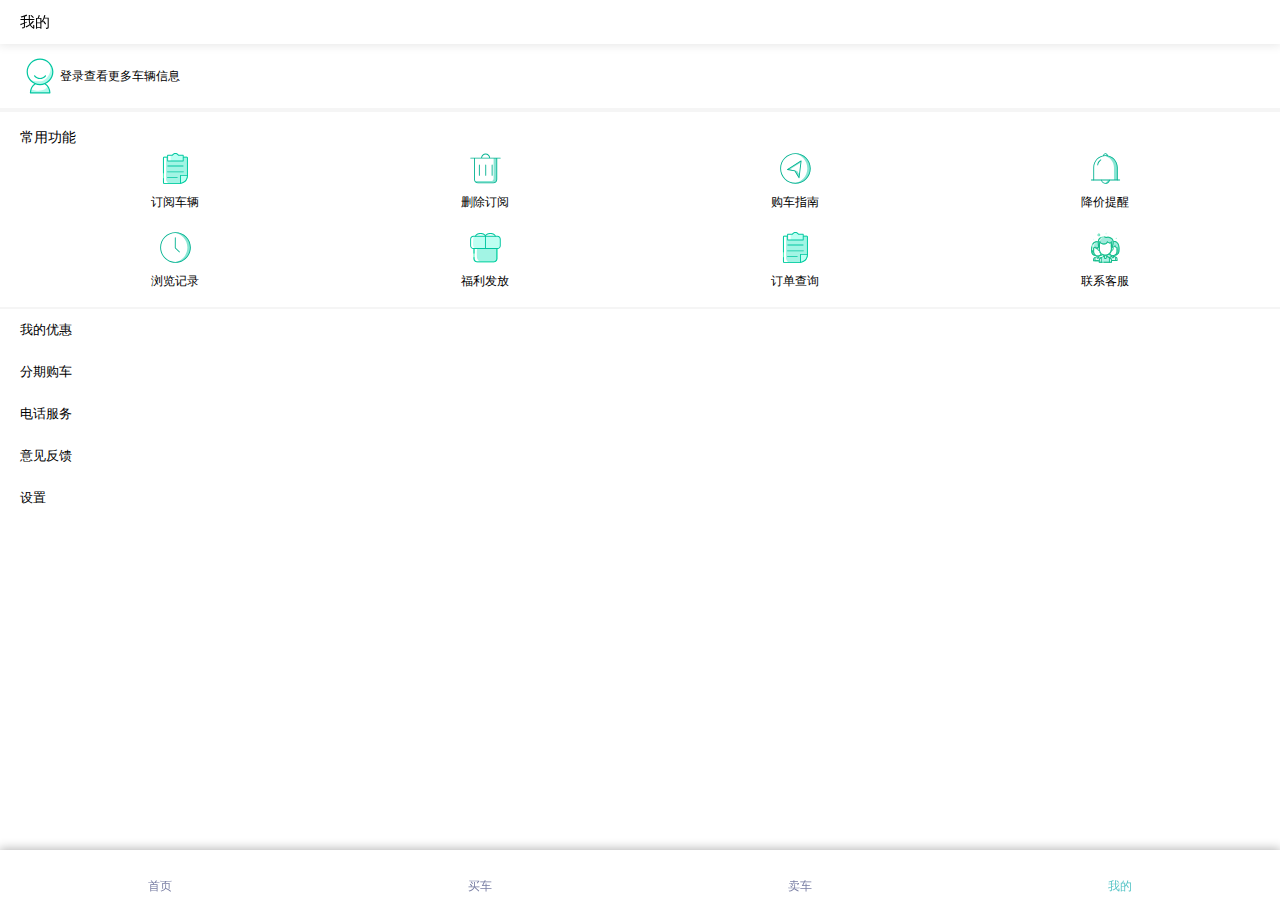
<file: mine.html>
<!DOCTYPE html>
<html lang="en">
<head>
	<meta charset="UTF-8">
	<meta name="viewport" content="width=device-width,user-scalable=no,initial-scale=1.0,maximum-scale=1.0,minimum-scale=1.0">
	<meta http-equiv="X-UA-Compatible" content="ie=edge">
	<title>二手车</title>
	<link rel="stylesheet" href="css/mine.css">
    <link rel="shortcut icon" href="img/620b74a980963d4b8d030b1dd88e6692.png">
	<script src="js/rem.js"></script>
	<script src="font_532440_ob3mycmiwsj4te29/iconfont.js"></script>
</head>
<body>
<!-- 头部 -->
	<div class="head">
	  <div class="headli">
		<p>我的</p>
		<i class="iconfont">&#xe621;</i>
	  </div>
	</div>
	<!-- 登录 -->
	 <div class="deng">
	   <div class="dengli">
	       <div class="ren">
	 	       <svg class="icon" aria-hidden="true">
               <use xlink:href="#icon-ren"></use></svg>
           </div>
	 	   <p>登录查看更多车辆信息</p>
	 	</div>
	 </div>
	 <!-- 功能-->
      <div class="func">
      	   <ul class="usu">
      	   	      <li class="title">常用功能</li>
      	   	      <li class="gong">
      	   	      <div class="tubiao">
      	   	      	<svg class="icon" aria-hidden="true">
               <use xlink:href="#icon-schedule_2"></use></svg>
      	   	      </div>
      	   	      <div class="tubiao">
      	   	      	<svg class="icon" aria-hidden="true">
               <use xlink:href="#icon-delete"></use></svg>
      	   	      </div>
      	   	      <div class="tubiao">
      	   	      	<svg class="icon" aria-hidden="true">
               <use xlink:href="#icon-fingerpost"></use></svg>
      	   	      </div>
      	   	      <div class="tubiao">
      	   	      	<svg class="icon" aria-hidden="true">
               <use xlink:href="#icon-information"></use></svg>
      	   	      </div></li>
      	   	      	<li class="wenzi">
      	   	      	<p>订阅车辆</p>
      	   	      	<p>删除订阅</p>
                    <p>购车指南</p>
                    <p>降价提醒</p></li>    
      	   </ul>
      	    <ul class="usu">
      	   	      <li class="gong">
      	   	      <div class="tubiao">
      	   	      	<svg class="icon" aria-hidden="true">
               <use xlink:href="#icon-time"></use></svg>
      	   	      </div>
      	   	      <div class="tubiao">
      	   	      	<svg class="icon" aria-hidden="true">
               <use xlink:href="#icon-welfare_2"></use></svg>
      	   	      </div>
      	   	      <div class="tubiao">
      	   	      	<svg class="icon" aria-hidden="true">
               <use xlink:href="#icon-schedule_2"></use></svg>
      	   	      </div>
      	   	      <div class="tubiao">
      	   	      	<svg class="icon" aria-hidden="true">
               <use xlink:href="#icon-woderencai"></use></svg>
      	   	      </div></li>
      	   	      	<li class="wenzi">
      	   	      	<p>浏览记录</p>
      	   	      	<p>福利发放</p>
                    <p>订单查询</p>
                    <p>联系客服</p></li>    
      	   </ul>
      </div>
      <!-- 下面选项 -->
      <div class="wen">
      	  <div class="wenli">
      	  	   <p>我的优惠</p>
      	  	   <i class="iconfont">&#xe617;</i>
      	  </div>
      	  <div class="wenli">
      	  	   <p>分期购车</p>
      	  	   <i class="iconfont">&#xe617;</i>
      	  </div>
      	  <div class="wenli">
      	  	   <p>电话服务</p>
      	  	   <i class="iconfont">&#xe617;</i>
      	  </div>
      	  <div class="wenli">
      	  	   <p>意见反馈</p>
      	  	   <i class="iconfont">&#xe617;</i>
      	  </div>
      	  <div class="wenli">
      	  	   <p>设置</p>
      	  	   <i class="iconfont">&#xe617;</i>
      	  </div>
      </div>
       <!-- TAB -->
      <div class="tab">
      	     <ul>
      	     	<li>
      	     		<a href="index.html">
      	     			<i class="iconfont">&#xe603;</i>
      	     			<p>首页</p>
      	     		</a>
      	     	</li>
      	     	<li>
      	     		<a href="buy.html">
      	     			<i class="iconfont">&#xe60f;</i>
      	     			<p>买车</p>
      	     		</a>
      	     	</li>
      	     	<li>
      	     		<a href="sell.html">
      	     			<i class="iconfont">&#xe61b;</i>
      	     			<p>卖车</p>
      	     		</a>
      	     	</li>
      	     	<li>
      	     		<a href="mine.html">
      	     			<i class="iconfont">&#xe62f;</i>
      	     			<p>我的</p>
      	     		</a>
      	     	</li>
      	     </ul>
      </div>
</body>
</html>
</file>
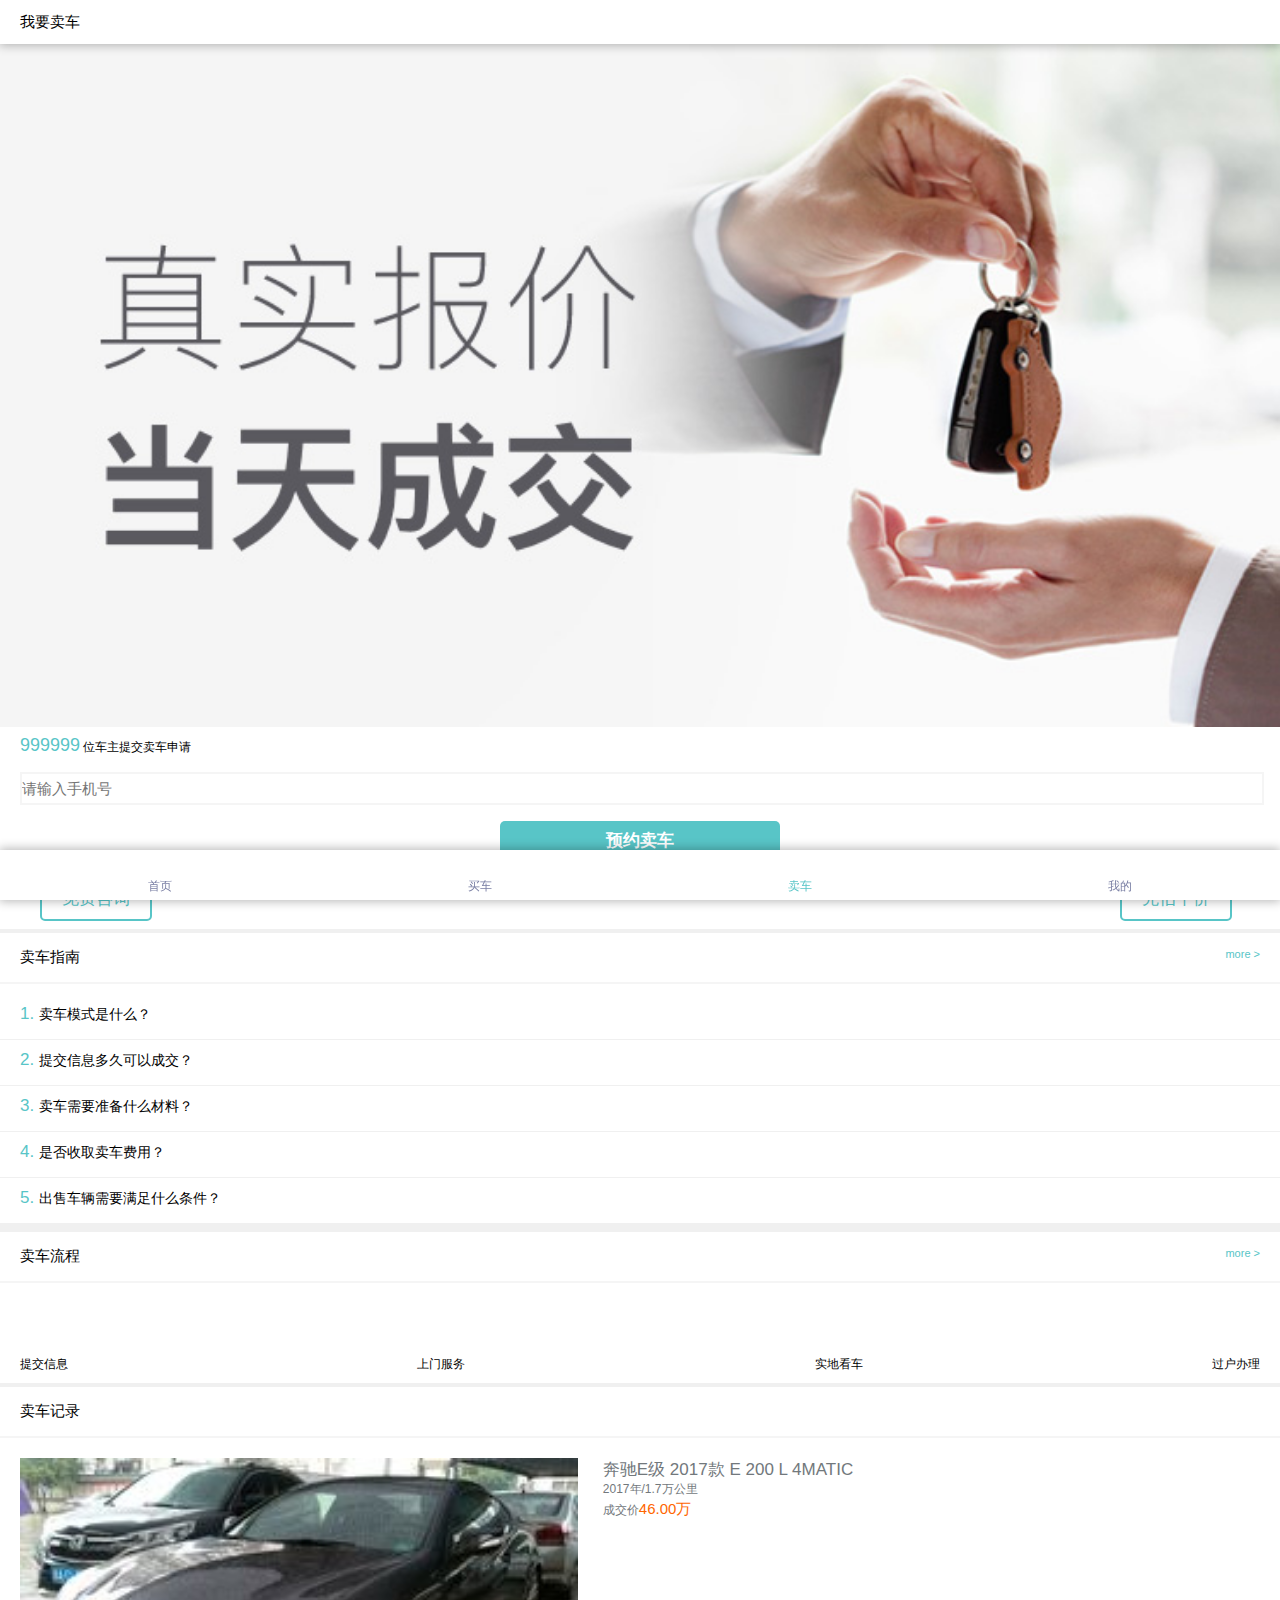
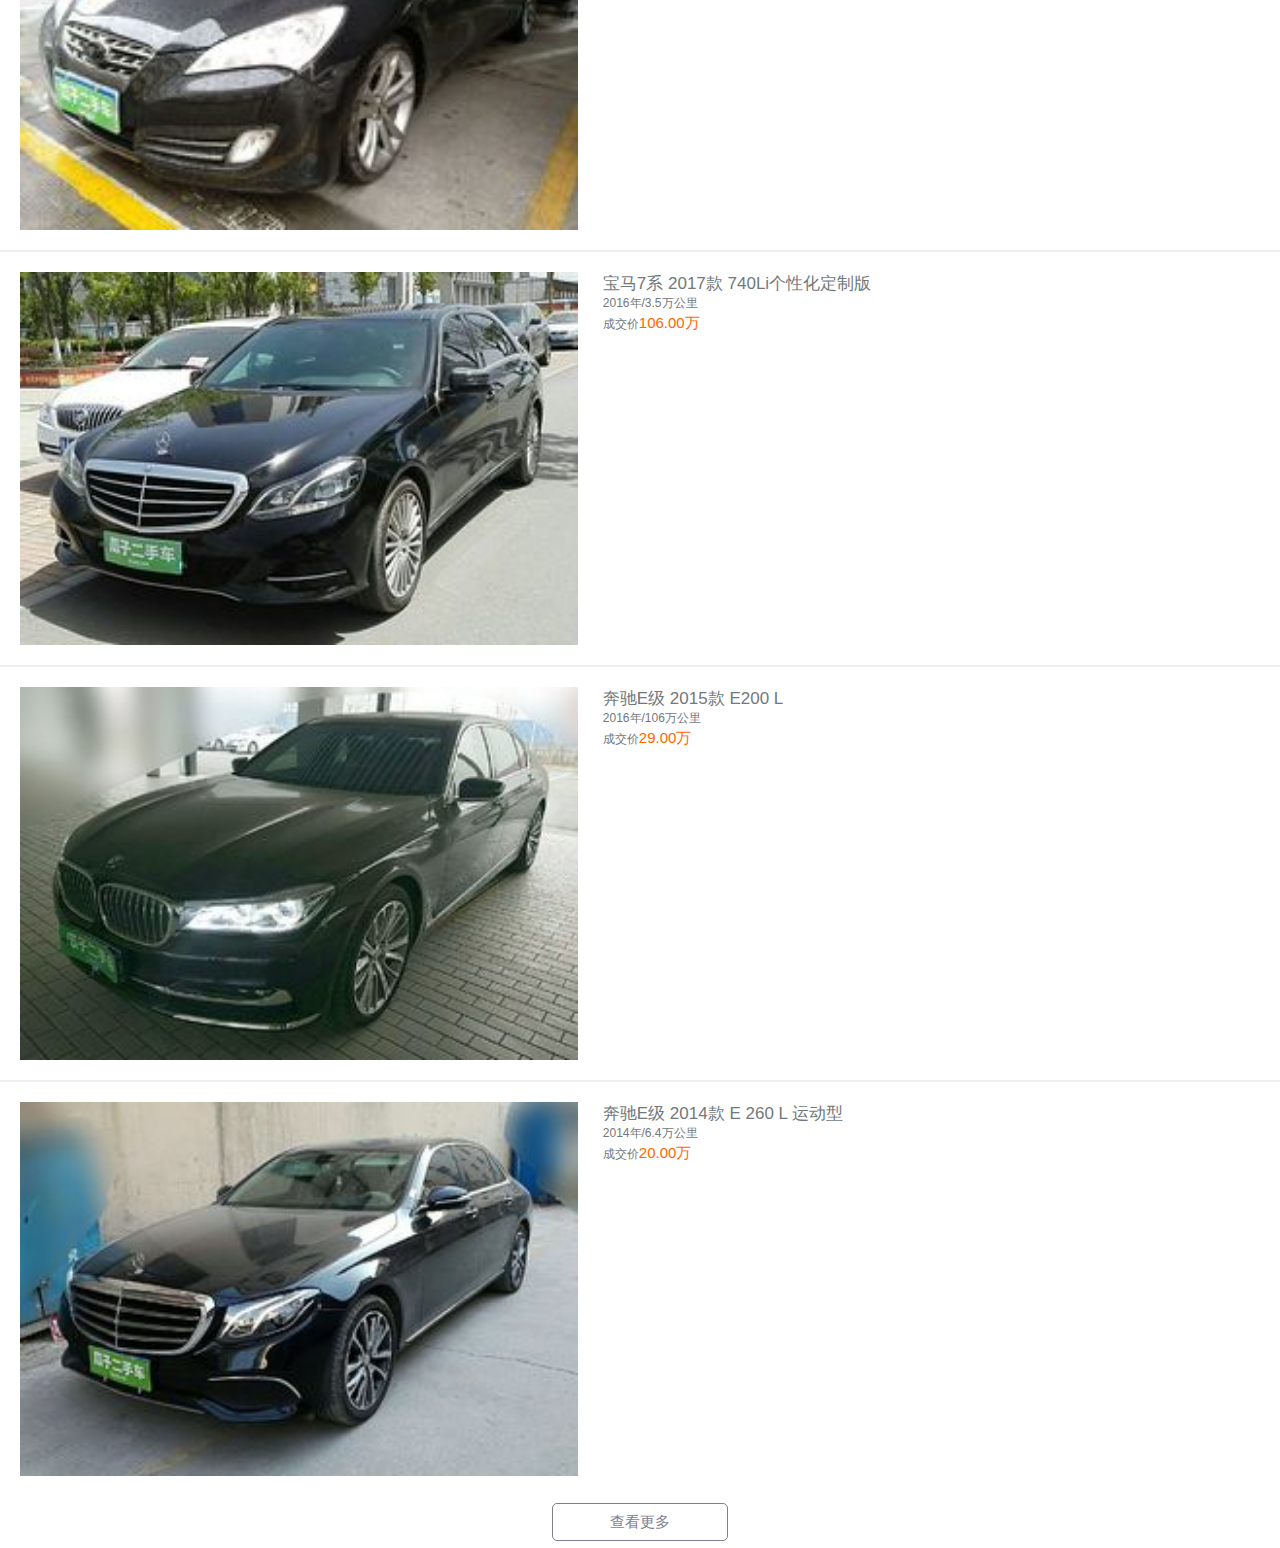
<file: sell.html>
<!DOCTYPE html>
<html lang="en">
<head>
	<meta charset="UTF-8">
	<meta name="viewport" content="width=device-width,user-scalable=no,initial-scale=1.0,maximum-scale=1.0,minimum-scale=1.0">
	<meta http-equiv="X-UA-Compatible" content="ie=edge">
	<title>二手车</title>
   <link rel="shortcut icon" href="img/620b74a980963d4b8d030b1dd88e6692.png">
	<link rel="stylesheet" href="css/sell.css">
	<script src="js/rem.js"></script>
</head>
<body>
	  <!-- 头部 -->
	  <div class="head">
	  	<ul class="headli">
	  		<li>
	  			<p class="dingwei">我要卖车</p>
	  		</li>
	  		<li>
	  			<div class="sou">
	  				<i class="iconfont">&#xe64b;</i>
	  			</div>
	  		</li>
	  	</ul>
	  </div>
	  <!-- banner -->
	  <div class="banner">
    	<ul class="banner_img">
    		<li>
    			<img src="img/mai.jpg" alt="">
    		</li>
    	</ul>
    </div>
    <!-- 预约 -->
    	<div class="anniu">
            <a href="">
                <div class="maiche3">
                    <p> <span>999999</span> 位车主提交卖车申请</p>
                </div>
             </a>
            <a href="">
                <input type="text" class="maiche4" placeholder="请输入手机号">
             </a>
    		 <a href="">
    		 	<div class="maiche">
    		 		<p>预约卖车</p>
    		 	</div>
    		 </a>
    		 <a href="">
    		 	<div class="maiche2">
    		 		<p>免费咨询</p>
    		 	</div>
                <div class="maiche5">
                    <p>先估个价</p>
                </div>
    		 </a>
    	</div>     
  <!-- 卖车指南 -->
          <div class="mai">
         	<div class="maitop">
         		<a href="">
         			<p>卖车指南 <span>more &gt;</span></p>

         		</a>
         	</div>
         	<div class="maixia">
         		<ul>
         		   <li>
         		   <p><span>1. </span> 卖车模式是什么？</p>
         			</li>
         			<li>
         		   <p><span>2. </span> 提交信息多久可以成交？</p>
         			</li>
         			<li>
         		   <p><span>3. </span> 卖车需要准备什么材料？</p>
         			</li>
         			<li>
         		   <p><span>4. </span> 是否收取卖车费用？</p>
         			</li>
                    <li>
                   <p><span>5. </span> 出售车辆需要满足什么条件？</p>
                    </li>
         		</ul>
         	</div>
         </div>
          <!-- 卖车流程 -->
          <div class="mai">
            <div class="maitop">
                <a href="">
                    <p>卖车流程 <span>more &gt;</span></p>
                </a>
            </div>
            <div class="xiaxia">
              <i class="iconfont">&#xe66a;</i>
            <i class="iconfont">&#xe611;</i>
                    <i class="iconfont">&#xe601;</i>
                     <i class="iconfont">&#xe620;</i>
                     </div>
             <div class="xiaxia">
                 <p>提交信息</p>
                  <p>上门服务</p>
                   <p>实地看车</p>
                    <p>过户办理</p>
             </div>

         </div>
          <!-- 买车记录 -->
    <div class="like">
        <div class="liketop">
                <a href="">
                    <p>卖车记录</p>
                </a>
            </div>
            <div class="likexia">
                <ul>
                <a href="">
                    <li>
                        <div class="liketu">
                            <img src="img/liketu (1).jpg" alt="">
                        </div>
                        <div class="zi">
                        <p class="t">奔驰E级 2017款 E 200 L 4MATIC</p>
                        <p class="m">2017年/1.7万公里</p>
                        <p class="x"> <span>成交价</span>46.00万</p>
                        </div>
                    </li>
                
                <li>
                        <div class="liketu">
                            <img src="img/liketu (2).jpg" alt="">
                        </div>
                        <div class="zi">
                        <p class="t">宝马7系 2017款 740Li个性化定制版</p>
                        <p class="m">2016年/3.5万公里</p>
                        <p class="x"><span>成交价</span>106.00万</p>
                 <li>
                        <div class="liketu">
                            <img src="img/liketu (3).jpg" alt="">
                        </div>
                        <div class="zi">
                        <p class="t">奔驰E级 2015款 E200 L</p>
                        <p class="m">2016年/106万公里</p>
                        <p class="x"><span>成交价</span>29.00万</p>
                        </div>
                    </li>
                <li>
                        <div class="liketu">
                            <img src="img/liketu (4).jpg" alt="">
                        </div>
                        <div class="zi">
                        <p class="t">奔驰E级 2014款 E 260 L 运动型
</p>
                        <p class="m">2014年/6.4万公里</p>
                        <p class="x"><span>成交价</span>20.00万</p>
                        </div>
                    </li>
                    </a>
                </ul>
                <div class="more">
                    <div class="more1">
                        查看更多
                    </div>
                </div>
            </div>
            </div>
            </div>
      <!-- TAB -->
      <div class="tab">
      	     <ul>
      	     	<li>
      	     		<a href="index.html">
      	     			<i class="iconfont">&#xe603;</i>
      	     			<p>首页</p>
      	     		</a>
      	     	</li>
      	     	<li>
      	     		<a href="buy.html">
      	     			<i class="iconfont">&#xe60f;</i>
      	     			<p>买车</p>
      	     		</a>
      	     	</li>
      	     	<li>
      	     		<a href="sell.html">
      	     			<i class="iconfont">&#xe61b;</i>
      	     			<p>卖车</p>
      	     		</a>
      	     	</li>
      	     	<li>
      	     		<a href="mine.html">
      	     			<i class="iconfont">&#xe62f;</i>
      	     			<p>我的</p>
      	     		</a>
      	     	</li>
      	     </ul>
      </div>
</body>
</html>
</file>
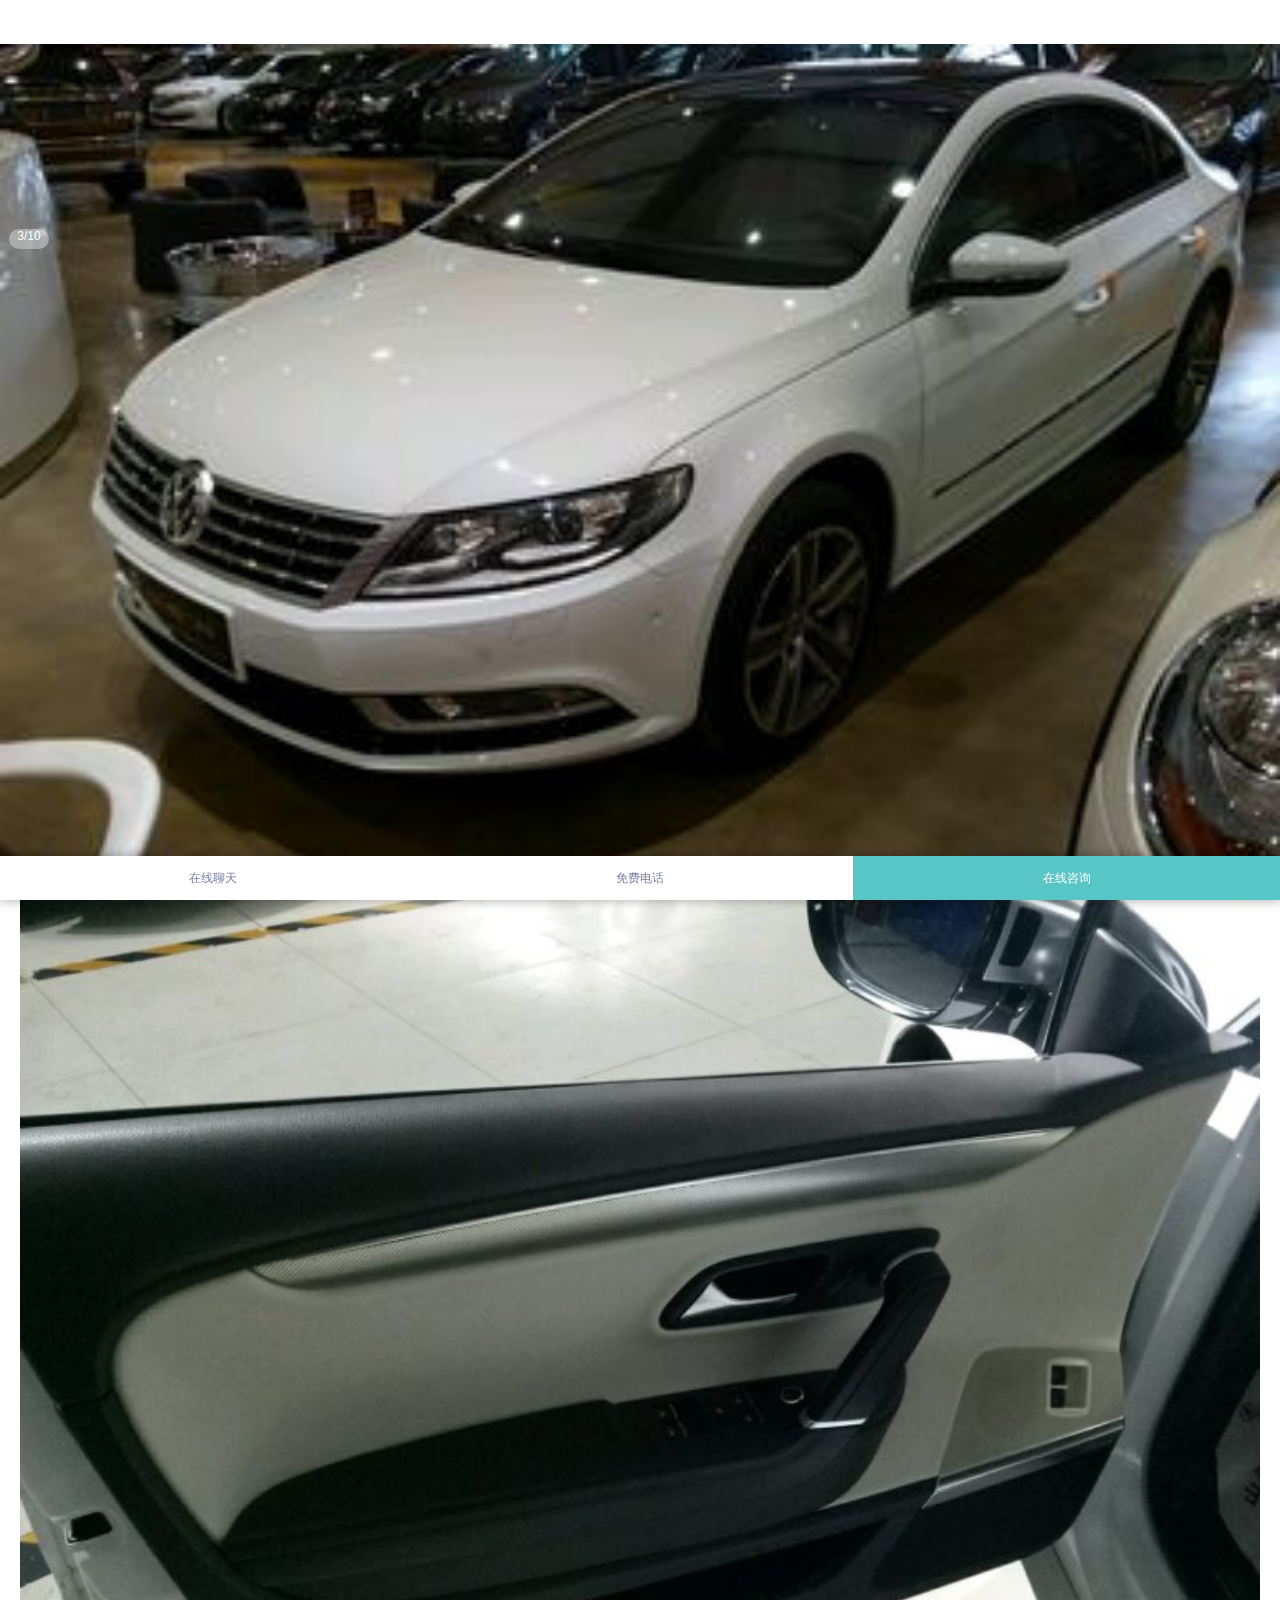
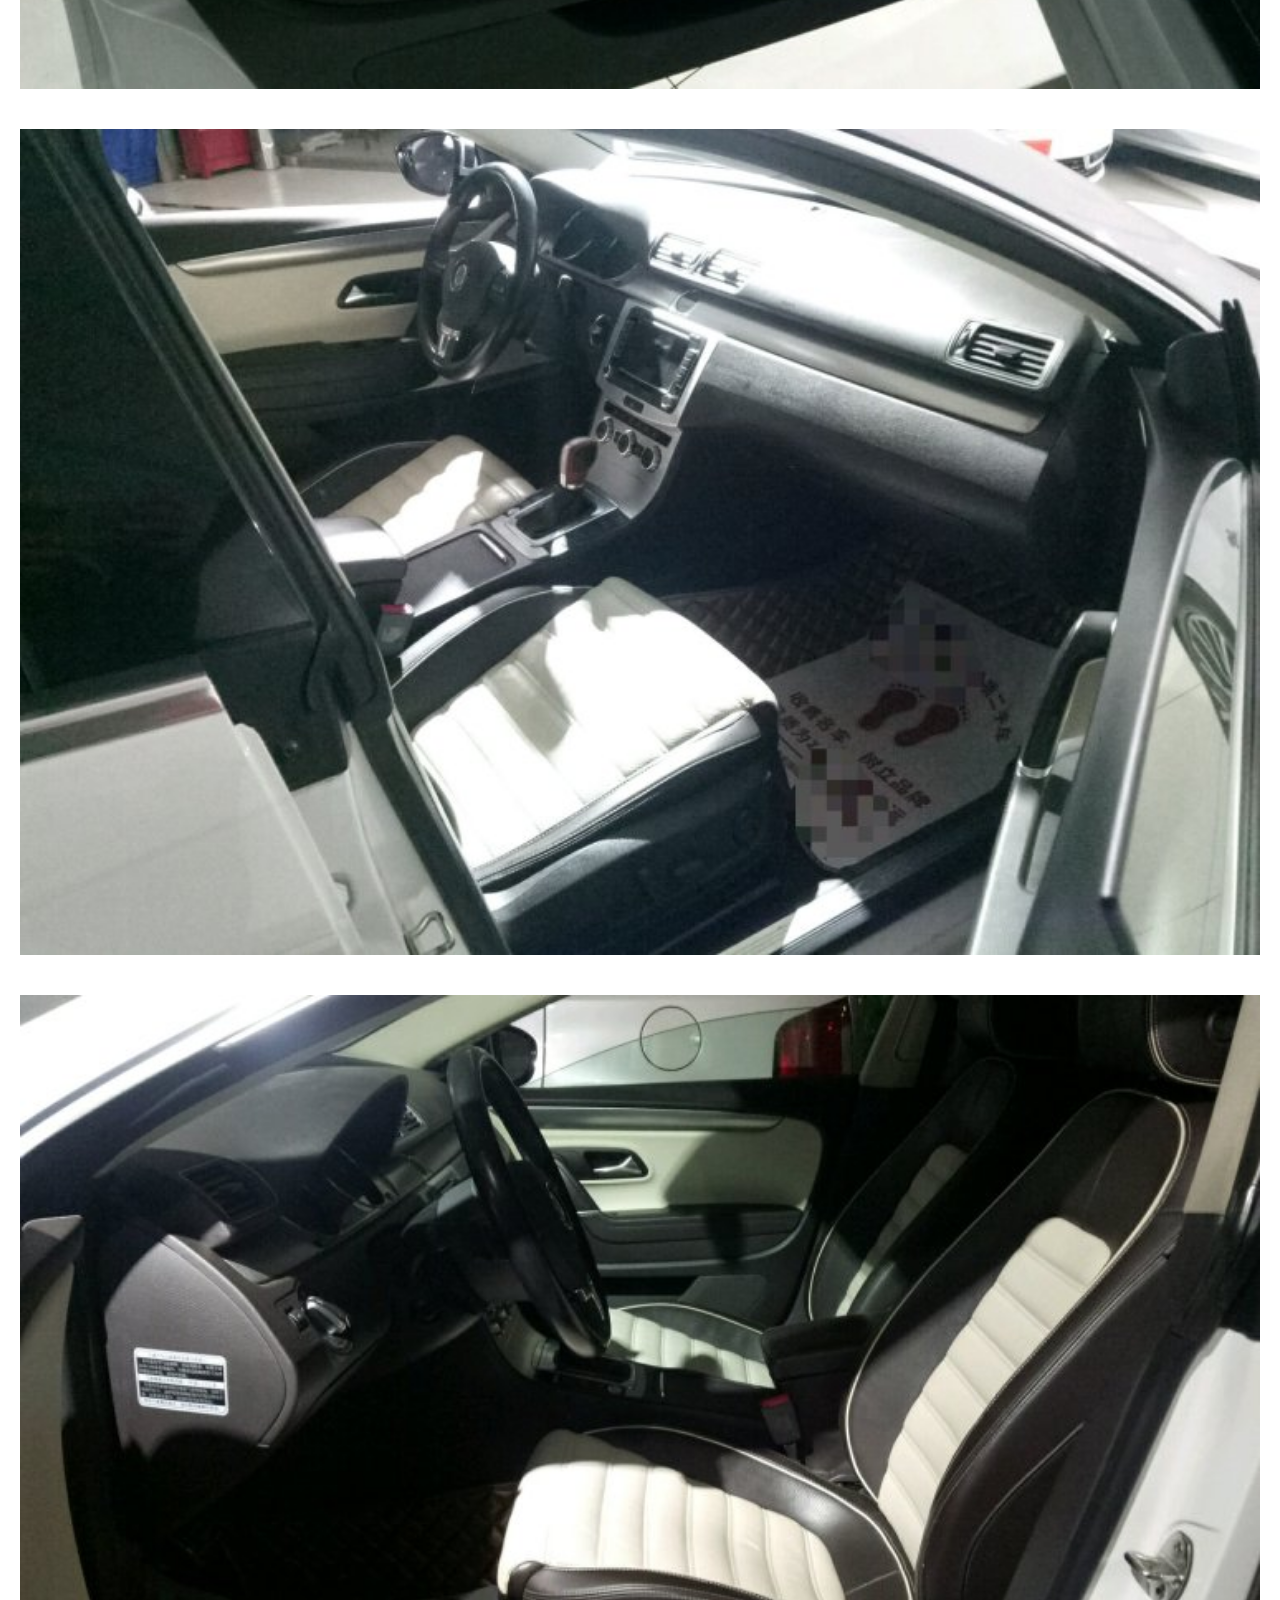
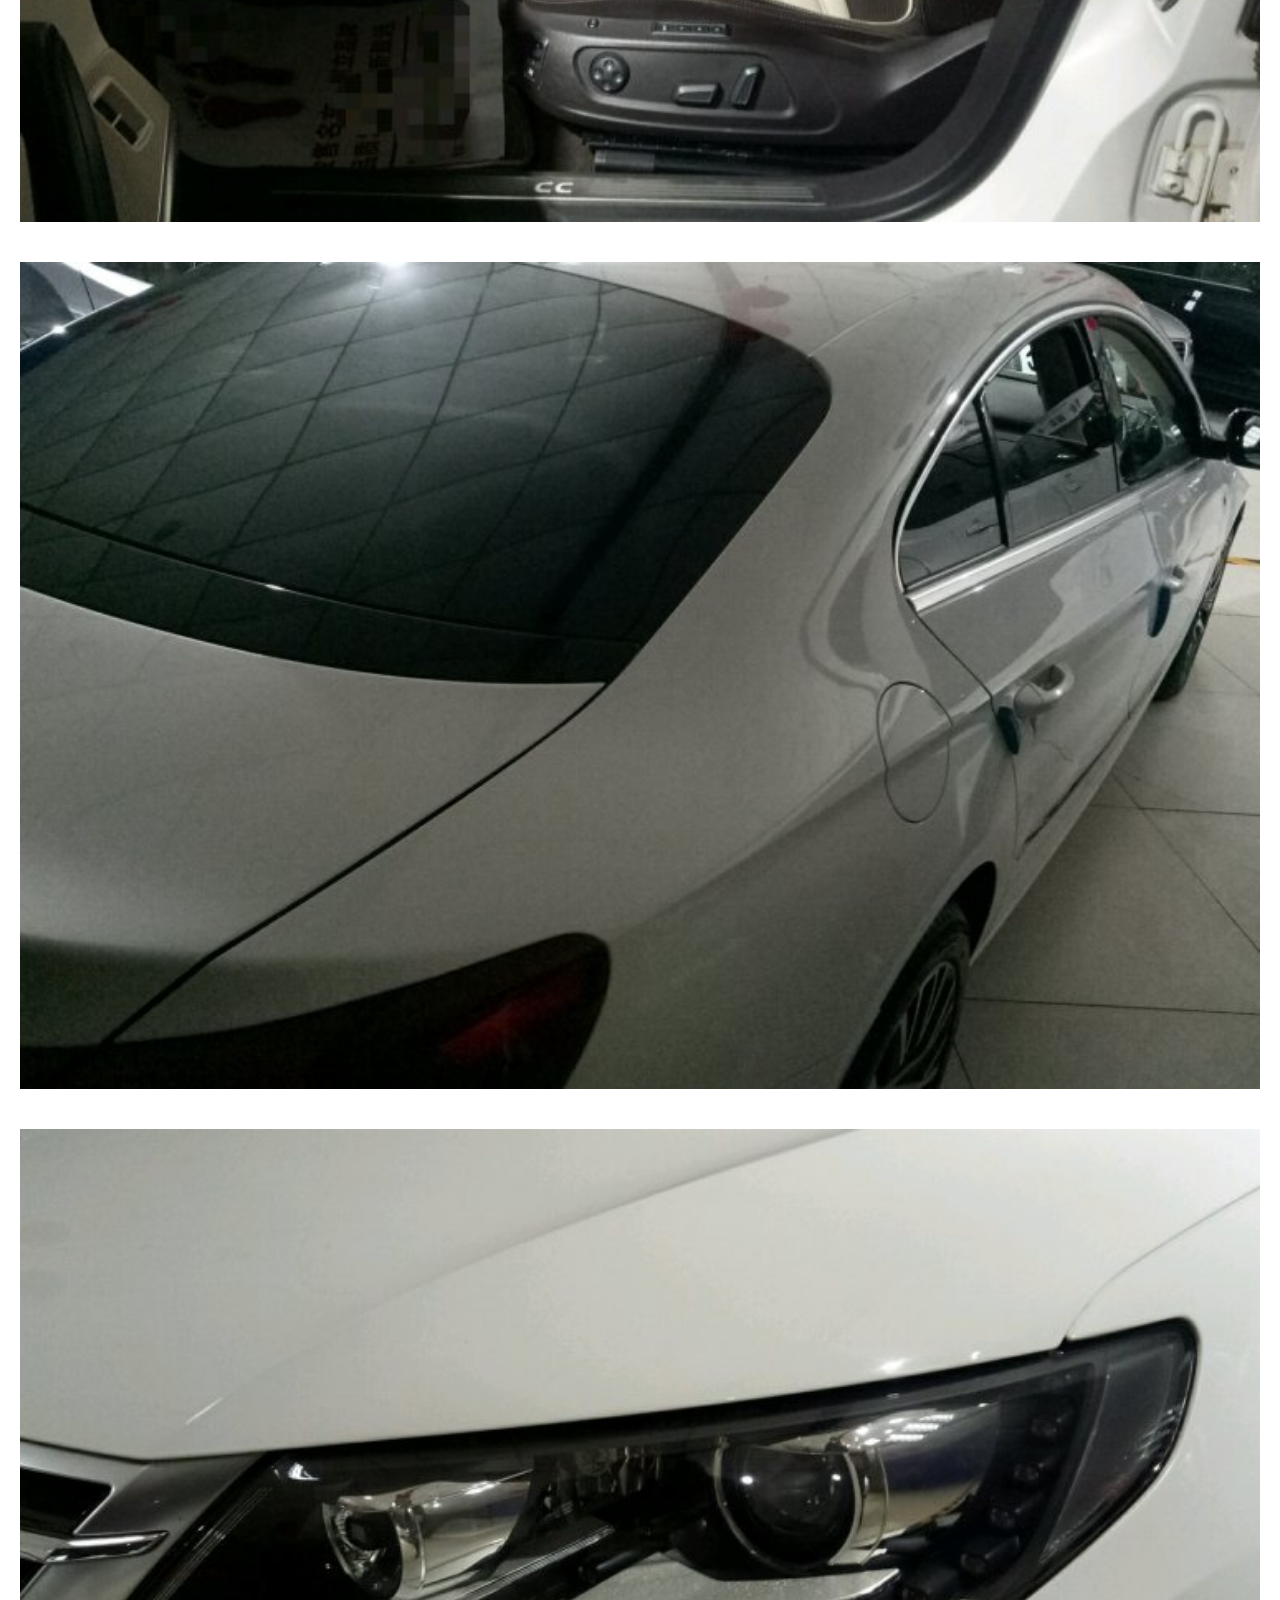
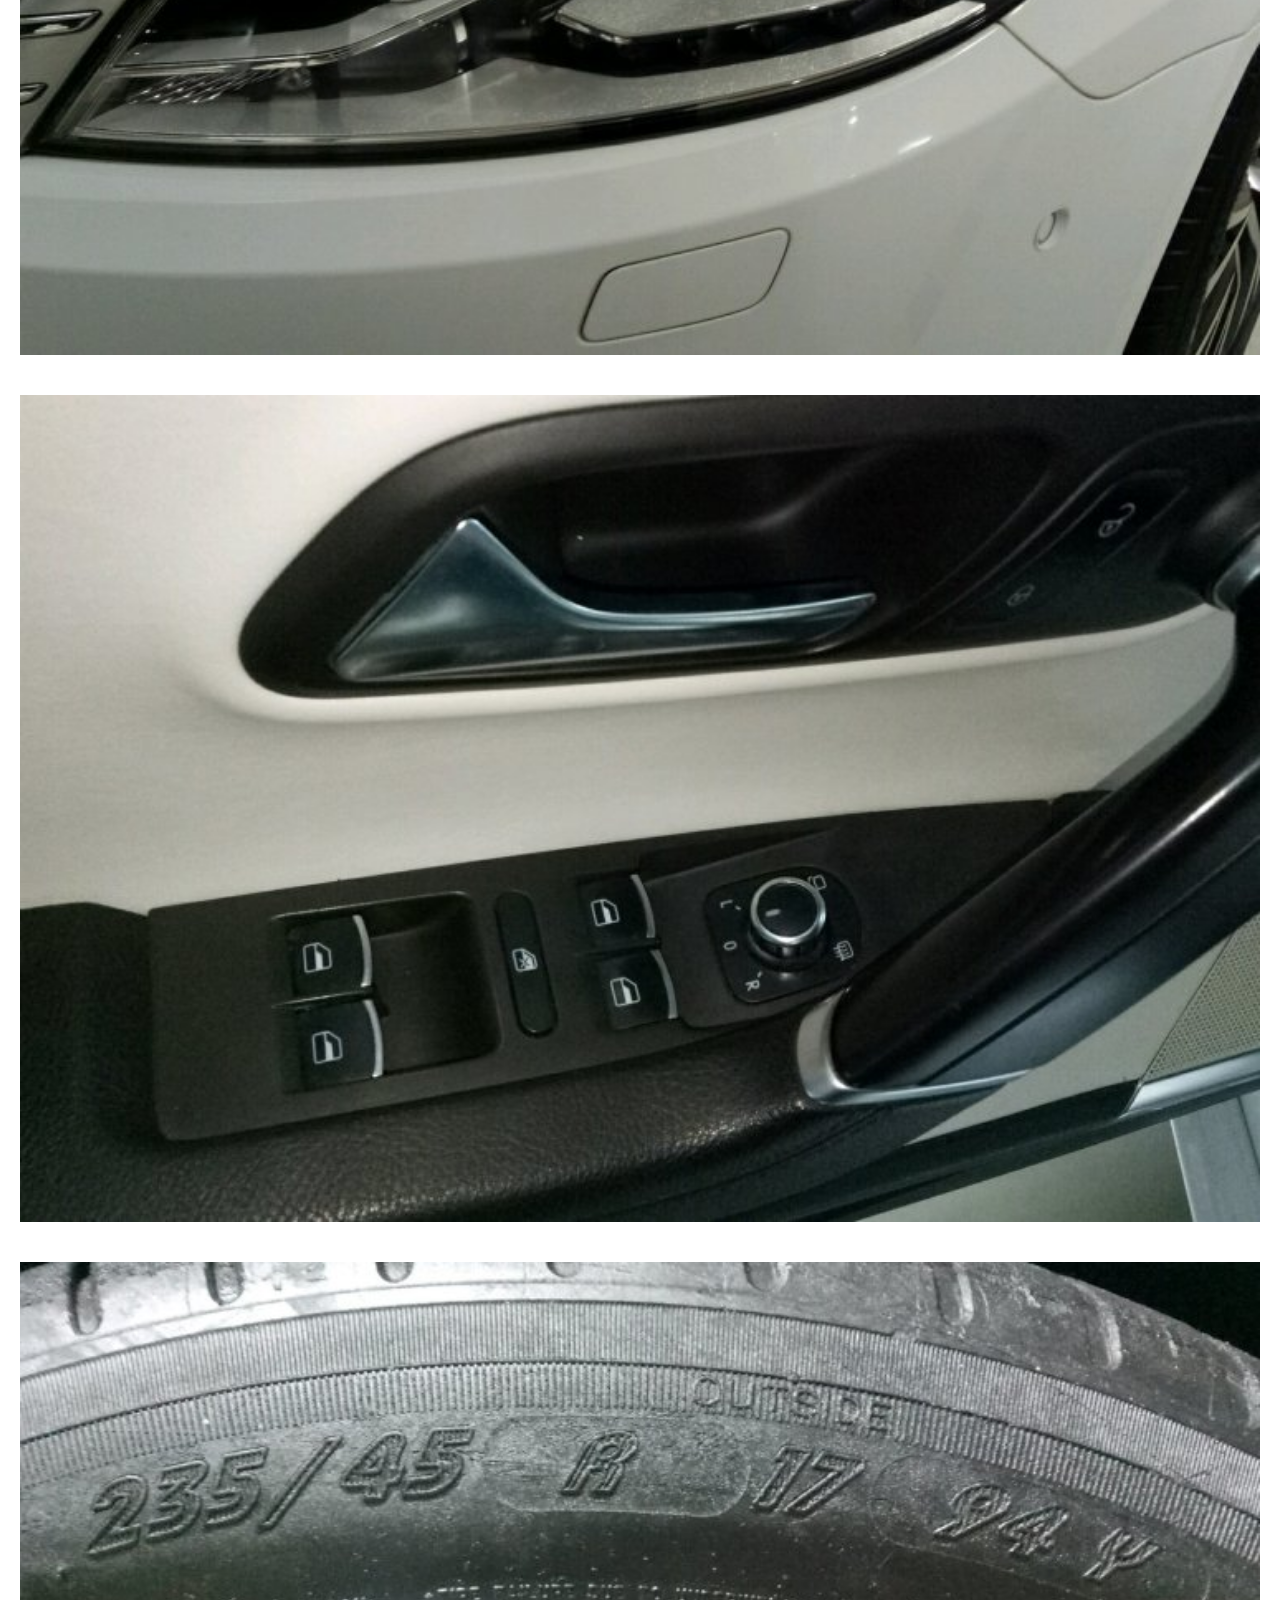
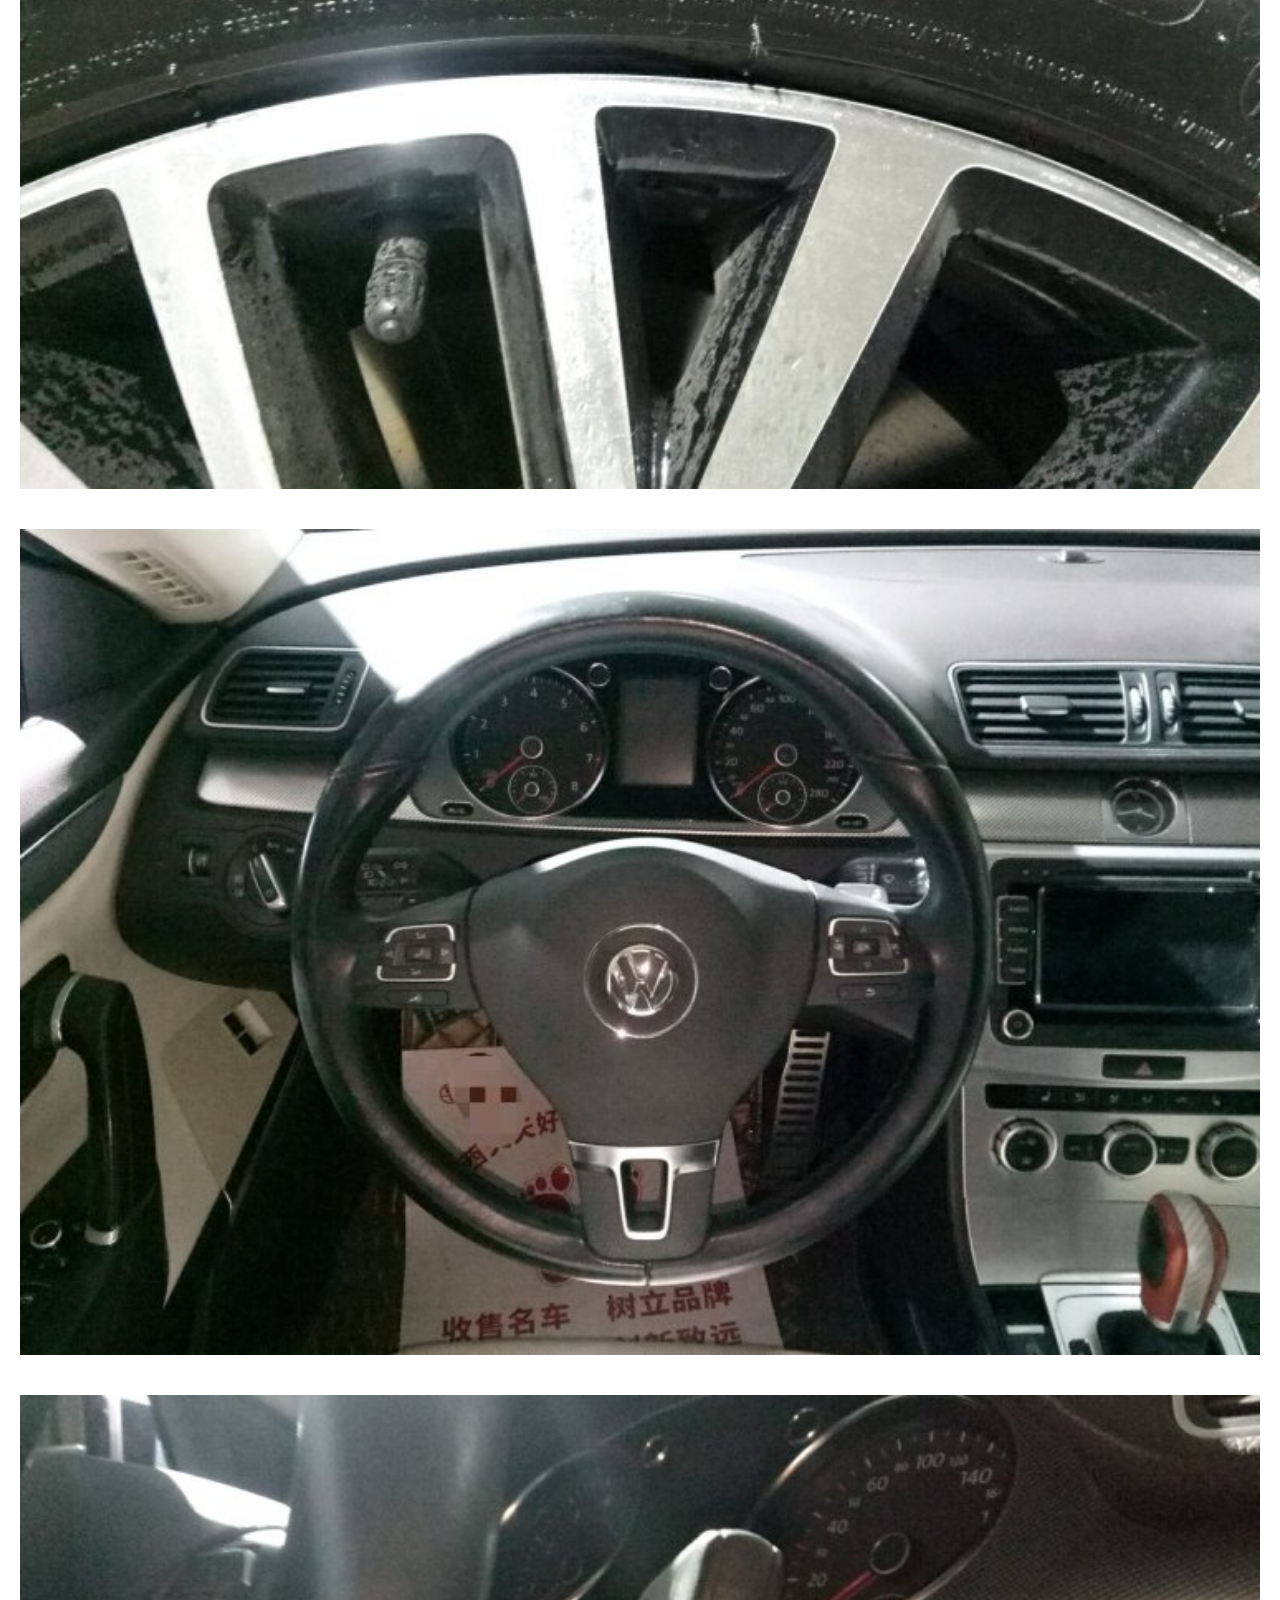
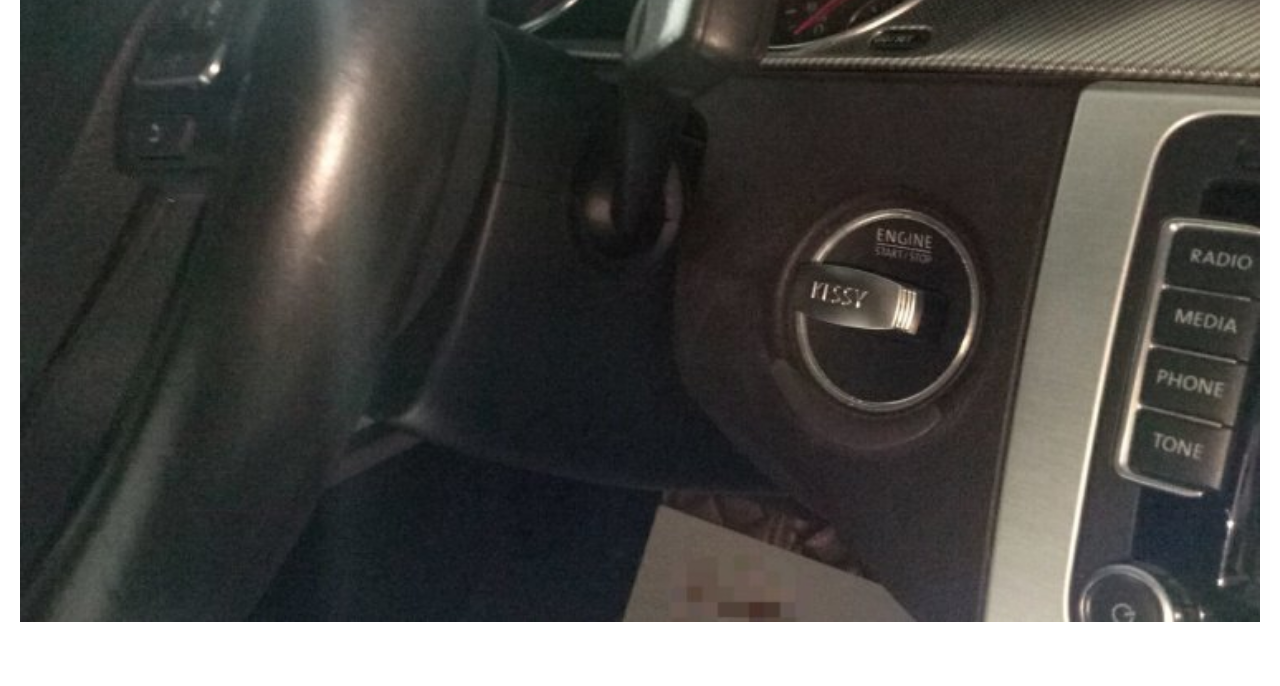
<file: xiang.html>
<!DOCTYPE html>
<html lang="en">
<head>
	<meta charset="UTF-8">
	<meta name="viewport" content="width=device-width,user-scalable=no,initial-scale=1.0,maximum-scale=1.0,minimum-scale=1.0">
	<meta http-equiv="X-UA-Compatible" content="ie=edge">
	<title>二手车</title>
   <link rel="shortcut icon" href="img/620b74a980963d4b8d030b1dd88e6692.png">
	<link rel="stylesheet" href="css/xiang.css">
	<script src="js/rem.js"></script>
</head>
<body>
	  <!-- 头部 -->
	  <div class="head">
	  	<ul class="headli">
	  		<li><a href="buy.html">
	  			<i class="iconfont">&#xe617;</i>
          </a>
	  		</li>
	  		<li>
	  			<div class="sou">
                <i class="iconfont">&#xe742;</i>
	  			<i class="iconfont">&#xe60d;</i>
                <i class="iconfont">&#xe610;</i>
	  			</div>
	  		</li>
	  	</ul>
	  </div>
	  <!-- banner -->
	  <div class="banner">
    	<ul class="banner_img">
    		<li>
    			<img src="img/xiang (1).jpg" alt="">
    		</li>
    		<li>
                <img src="img/xiang (2).jpg" alt="">
            </li>
            <li>
                <img src="img/xiang (3).jpg" alt="">
            </li>
            <li>
                <img src="img/xiang (4).jpg" alt="">
            </li>
            <li>
                <img src="img/xiang (7).jpg" alt="">
            </li>
            <div class="fanye">
                 3/10
            </div>
    	</ul>

    </div>
  <!-- 优惠服务 -->
          <div class="mai">
         	<div class="maitop">
         		<a href="">
         			<p>大众CC 2013款 1.8T 自动 豪华型</p>
                    <p>18.78 <span>万</span></p>
                    <p>新车含税29.17万元</p>
         		</a>
         	</div>
         	<div class="maixia">
         		<ul>
         		   <li>
         		   <div class="you">
         		   	分期购
         		   </div>
         		   <p>首付1.88万元，12期免息 <span>了解详情&gt;</span></p>
         			</li>
                     <li>
                   <p>随时看车地址：</p> 
                   <p>太原市小店区学府街平阳路口凯通大厦五楼(李德..)</p>
                    </li>
         		</ul>
         	</div>
         </div>
         <!-- 车辆档案 -->
          <div class="dang">
            <div class="maitop">
                <a href="">
                    <p>车辆档案</p>
                </a>
            </div>
            <div class="maixia">
                <ul>
                   <li>
                      <p>2014/08上牌</p>
                      <p>表显里程</p>
                      <p>排放标准</p>

                    </li>
                     <li>
                    <p>3年4个月</p>
                      <p>3.6万公里</p>
                      <p>国4</p>
                    </li>
                </ul>
                <ul>
                   <li>
                      <p> 上架时间</p>
                      <p>涡轮增压</p>
                      <p>所在城市</p>

                    </li>
                     <li>
                    <p>7天前</p>
                      <p>1.8L</p>
                      <p>太原</p>
                    </li>
                </ul>
            </div>
         </div>
          <!-- 车辆概要 -->
          <div class="dang">
            <div class="maitop">
                <a href="">
                    <p>车况概要</p>
                </a>
            </div>
            <div class="maixia">
                <ul>
                   <li>
                      <p>车检员2017.12.31完成车辆检测</p>
                    </li>
                     <li>
                    <p>经检测，该车无重大安全事故，无水泡，无火烧。 外观：全车原厂漆。 结构：结构件完好，无明显异常。 工况：发动机变速箱运行良好。 内饰：内饰轻微磨损，干净整洁。 其他：该车过户一次，抵押贷款可随时结清，改装进口猛禽配件，轮胎，钢圈，避震，前后保险杠，音响，电动平移后盖，龙门架，一键启动，心里价18.78w。</p>
                    </li>
                </ul>
            </div>
         </div>
          <!-- 车辆实拍 -->
    <div class="like">
        <div class="liketop">
                <a href="">
                    <p>车辆实拍</p>
                </a>
            </div>
            <div class="likexia">
                <ul> 
                    <li>  
                    <a href="">                  
                    <img src="img/shipai (1).jpg" alt="">
                    </a>
                    </li>
                    <li>  
                    <a href="">                  
                    <img src="img/shipai (9).jpg" alt="">
                    </a>
                    </li>
                    <li>  
                    <a href="">                  
                    <img src="img/shipai (2).jpg" alt="">
                    </a>
                    </li>
                    <li>  
                    <a href="">                  
                    <img src="img/shipai (3).jpg" alt="">
                    </a>
                    </li>
                    <li>  
                    <a href="">                  
                    <img src="img/shipai (4).jpg" alt="">
                    </a>
                    </li>
                    <li>  
                    <a href="">                  
                    <img src="img/shipai (5).jpg" alt="">
                    </a>
                    </li>
                    <li>  
                    <a href="">                  
                    <img src="img/shipai (6).jpg" alt="">
                    </a>
                    </li>
                    <li>  
                    <a href="">                  
                    <img src="img/shipai (7).jpg" alt="">
                    </a>
                    </li>
                    <li>  
                    <a href="">                  
                    <img src="img/shipai (8).jpg" alt="">
                    </a>
                    </li>
                </ul>
            </div>
            </div>
      <!-- TAB -->
      <div class="tab">
      	     <ul>
      	     	<li>
      	     		<a href="">
      	     			<p>在线聊天</p>
      	     		</a>
      	     	</li>
      	     	<li>
      	     		<a href="">
      	     			<p>免费电话</p>
      	     		</a>
      	     	</li>
      	     	<li>
      	     		<a href="">
      	     			<p>在线咨询</p>
      	     		</a>
      	     	</li>
      	     </ul>
      </div>
</body>
</html>
</file>
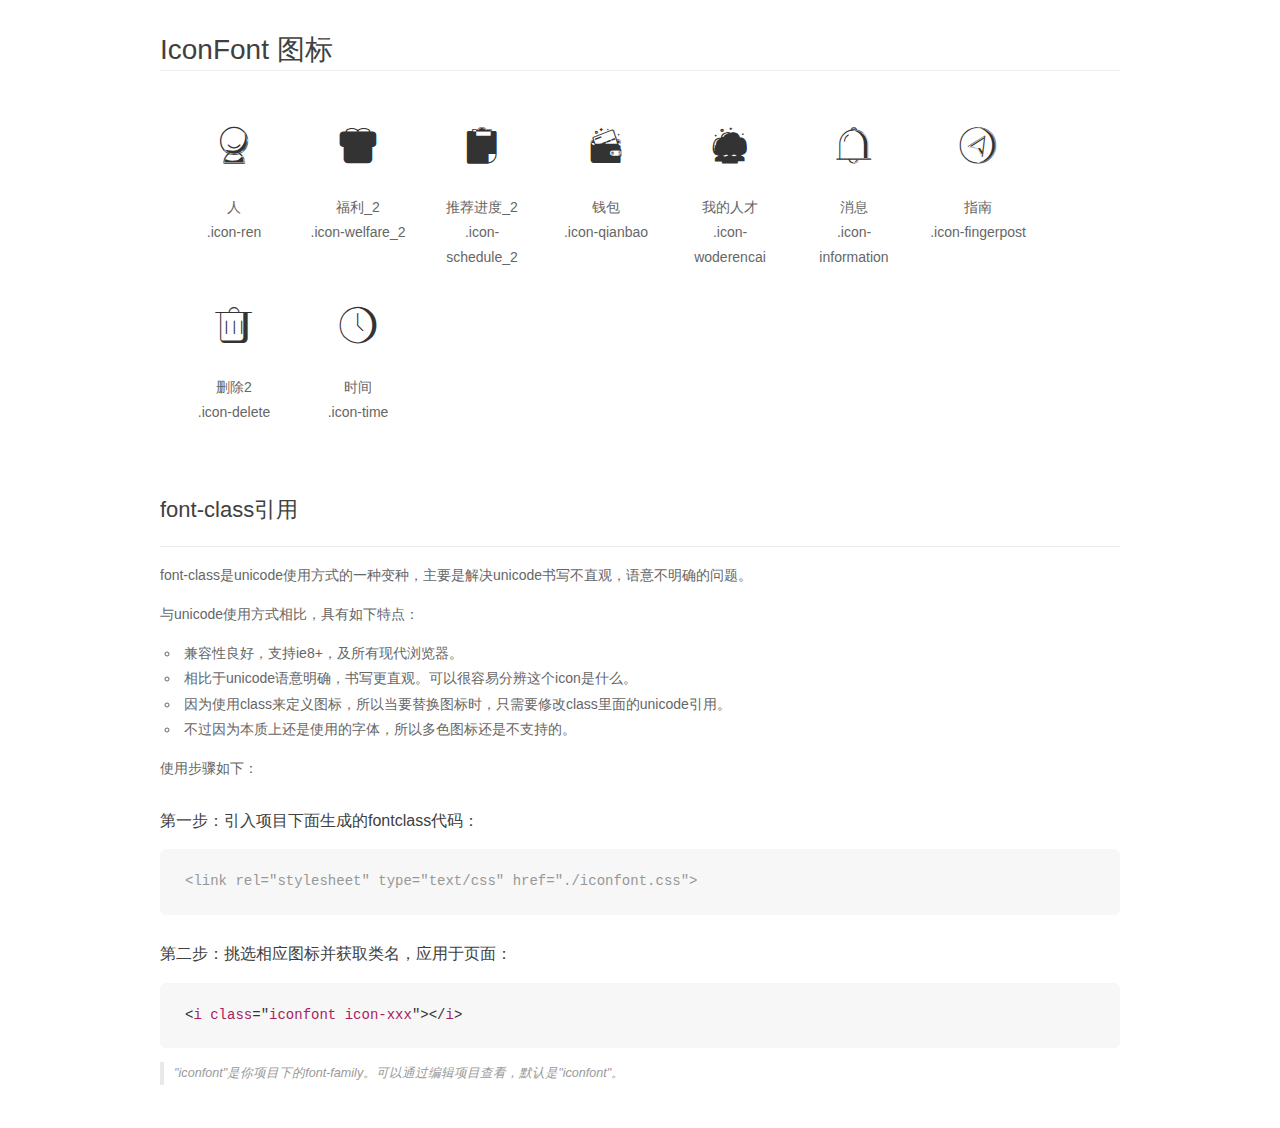
<file: font_532440_ob3mycmiwsj4te29/demo_fontclass.html>
<!DOCTYPE html>
<html>
<head>
    <meta charset="utf-8"/>
    <title>IconFont</title>
    <link rel="stylesheet" href="demo.css">
    <link rel="stylesheet" href="iconfont.css">
</head>
<body>
    <div class="main markdown">
        <h1>IconFont 图标</h1>
        <ul class="icon_lists clear">
            
                <li>
                <i class="icon iconfont icon-ren"></i>
                    <div class="name">人</div>
                    <div class="fontclass">.icon-ren</div>
                </li>
            
                <li>
                <i class="icon iconfont icon-welfare_2"></i>
                    <div class="name">福利_2</div>
                    <div class="fontclass">.icon-welfare_2</div>
                </li>
            
                <li>
                <i class="icon iconfont icon-schedule_2"></i>
                    <div class="name">推荐进度_2</div>
                    <div class="fontclass">.icon-schedule_2</div>
                </li>
            
                <li>
                <i class="icon iconfont icon-qianbao"></i>
                    <div class="name">钱包</div>
                    <div class="fontclass">.icon-qianbao</div>
                </li>
            
                <li>
                <i class="icon iconfont icon-woderencai"></i>
                    <div class="name">我的人才</div>
                    <div class="fontclass">.icon-woderencai</div>
                </li>
            
                <li>
                <i class="icon iconfont icon-information"></i>
                    <div class="name">消息</div>
                    <div class="fontclass">.icon-information</div>
                </li>
            
                <li>
                <i class="icon iconfont icon-fingerpost"></i>
                    <div class="name">指南</div>
                    <div class="fontclass">.icon-fingerpost</div>
                </li>
            
                <li>
                <i class="icon iconfont icon-delete"></i>
                    <div class="name">删除2</div>
                    <div class="fontclass">.icon-delete</div>
                </li>
            
                <li>
                <i class="icon iconfont icon-time"></i>
                    <div class="name">时间</div>
                    <div class="fontclass">.icon-time</div>
                </li>
            
        </ul>

        <h2 id="font-class-">font-class引用</h2>
        <hr>

        <p>font-class是unicode使用方式的一种变种，主要是解决unicode书写不直观，语意不明确的问题。</p>
        <p>与unicode使用方式相比，具有如下特点：</p>
        <ul>
        <li>兼容性良好，支持ie8+，及所有现代浏览器。</li>
        <li>相比于unicode语意明确，书写更直观。可以很容易分辨这个icon是什么。</li>
        <li>因为使用class来定义图标，所以当要替换图标时，只需要修改class里面的unicode引用。</li>
        <li>不过因为本质上还是使用的字体，所以多色图标还是不支持的。</li>
        </ul>
        <p>使用步骤如下：</p>
        <h3 id="-fontclass-">第一步：引入项目下面生成的fontclass代码：</h3>


        <pre><code class="lang-js hljs javascript"><span class="hljs-comment">&lt;link rel="stylesheet" type="text/css" href="./iconfont.css"&gt;</span></code></pre>
        <h3 id="-">第二步：挑选相应图标并获取类名，应用于页面：</h3>
        <pre><code class="lang-css hljs">&lt;<span class="hljs-selector-tag">i</span> <span class="hljs-selector-tag">class</span>="<span class="hljs-selector-tag">iconfont</span> <span class="hljs-selector-tag">icon-xxx</span>"&gt;&lt;/<span class="hljs-selector-tag">i</span>&gt;</code></pre>
        <blockquote>
        <p>"iconfont"是你项目下的font-family。可以通过编辑项目查看，默认是"iconfont"。</p>
        </blockquote>
    </div>
</body>
</html>
</file>
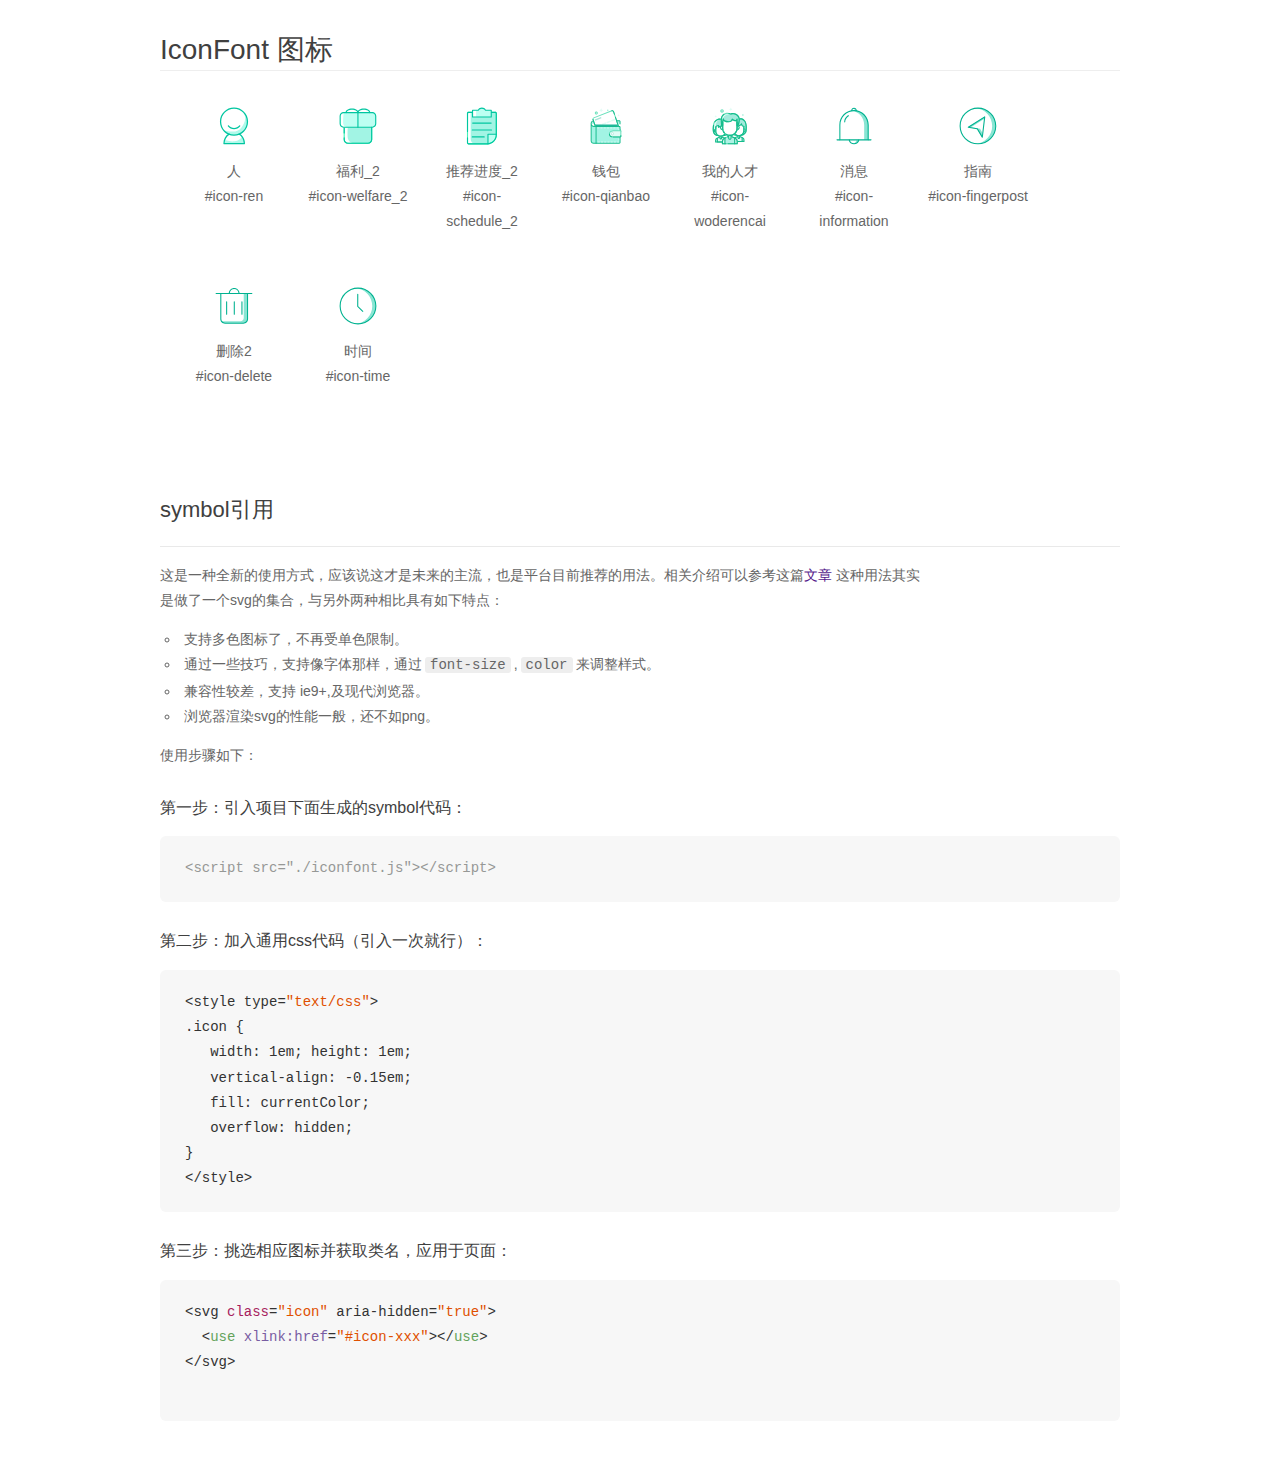
<file: font_532440_ob3mycmiwsj4te29/demo_symbol.html>
<!DOCTYPE html>
<html>
<head>
    <meta charset="utf-8"/>
    <title>IconFont</title>
    <link rel="stylesheet" href="demo.css">
    <script src="iconfont.js"></script>

    <style type="text/css">
        .icon {
          /* 通过设置 font-size 来改变图标大小 */
          width: 1em; height: 1em;
          /* 图标和文字相邻时，垂直对齐 */
          vertical-align: -0.15em;
          /* 通过设置 color 来改变 SVG 的颜色/fill */
          fill: currentColor;
          /* path 和 stroke 溢出 viewBox 部分在 IE 下会显示
             normalize.css 中也包含这行 */
          overflow: hidden;
        }

    </style>
</head>
<body>
    <div class="main markdown">
        <h1>IconFont 图标</h1>
        <ul class="icon_lists clear">
            
                <li>
                    <svg class="icon" aria-hidden="true">
                        <use xlink:href="#icon-ren"></use>
                    </svg>
                    <div class="name">人</div>
                    <div class="fontclass">#icon-ren</div>
                </li>
            
                <li>
                    <svg class="icon" aria-hidden="true">
                        <use xlink:href="#icon-welfare_2"></use>
                    </svg>
                    <div class="name">福利_2</div>
                    <div class="fontclass">#icon-welfare_2</div>
                </li>
            
                <li>
                    <svg class="icon" aria-hidden="true">
                        <use xlink:href="#icon-schedule_2"></use>
                    </svg>
                    <div class="name">推荐进度_2</div>
                    <div class="fontclass">#icon-schedule_2</div>
                </li>
            
                <li>
                    <svg class="icon" aria-hidden="true">
                        <use xlink:href="#icon-qianbao"></use>
                    </svg>
                    <div class="name">钱包</div>
                    <div class="fontclass">#icon-qianbao</div>
                </li>
            
                <li>
                    <svg class="icon" aria-hidden="true">
                        <use xlink:href="#icon-woderencai"></use>
                    </svg>
                    <div class="name">我的人才</div>
                    <div class="fontclass">#icon-woderencai</div>
                </li>
            
                <li>
                    <svg class="icon" aria-hidden="true">
                        <use xlink:href="#icon-information"></use>
                    </svg>
                    <div class="name">消息</div>
                    <div class="fontclass">#icon-information</div>
                </li>
            
                <li>
                    <svg class="icon" aria-hidden="true">
                        <use xlink:href="#icon-fingerpost"></use>
                    </svg>
                    <div class="name">指南</div>
                    <div class="fontclass">#icon-fingerpost</div>
                </li>
            
                <li>
                    <svg class="icon" aria-hidden="true">
                        <use xlink:href="#icon-delete"></use>
                    </svg>
                    <div class="name">删除2</div>
                    <div class="fontclass">#icon-delete</div>
                </li>
            
                <li>
                    <svg class="icon" aria-hidden="true">
                        <use xlink:href="#icon-time"></use>
                    </svg>
                    <div class="name">时间</div>
                    <div class="fontclass">#icon-time</div>
                </li>
            
        </ul>


        <h2 id="symbol-">symbol引用</h2>
        <hr>

        <p>这是一种全新的使用方式，应该说这才是未来的主流，也是平台目前推荐的用法。相关介绍可以参考这篇<a href="">文章</a>
        这种用法其实是做了一个svg的集合，与另外两种相比具有如下特点：</p>
        <ul>
          <li>支持多色图标了，不再受单色限制。</li>
          <li>通过一些技巧，支持像字体那样，通过<code>font-size</code>,<code>color</code>来调整样式。</li>
          <li>兼容性较差，支持 ie9+,及现代浏览器。</li>
          <li>浏览器渲染svg的性能一般，还不如png。</li>
        </ul>
        <p>使用步骤如下：</p>
        <h3 id="-symbol-">第一步：引入项目下面生成的symbol代码：</h3>
        <pre><code class="lang-js hljs javascript"><span class="hljs-comment">&lt;script src="./iconfont.js"&gt;&lt;/script&gt;</span></code></pre>
        <h3 id="-css-">第二步：加入通用css代码（引入一次就行）：</h3>
        <pre><code class="lang-js hljs javascript">&lt;style type=<span class="hljs-string">"text/css"</span>&gt;
.icon {
   width: <span class="hljs-number">1</span>em; height: <span class="hljs-number">1</span>em;
   vertical-align: <span class="hljs-number">-0.15</span>em;
   fill: currentColor;
   overflow: hidden;
}
&lt;<span class="hljs-regexp">/style&gt;</span></code></pre>
        <h3 id="-">第三步：挑选相应图标并获取类名，应用于页面：</h3>
        <pre><code class="lang-js hljs javascript">&lt;svg <span class="hljs-class"><span class="hljs-keyword">class</span></span>=<span class="hljs-string">"icon"</span> aria-hidden=<span class="hljs-string">"true"</span>&gt;<span class="xml"><span class="hljs-tag">
  &lt;<span class="hljs-name">use</span> <span class="hljs-attr">xlink:href</span>=<span class="hljs-string">"#icon-xxx"</span>&gt;</span><span class="hljs-tag">&lt;/<span class="hljs-name">use</span>&gt;</span>
</span>&lt;<span class="hljs-regexp">/svg&gt;
        </span></code></pre>
    </div>
</body>
</html>
</file>
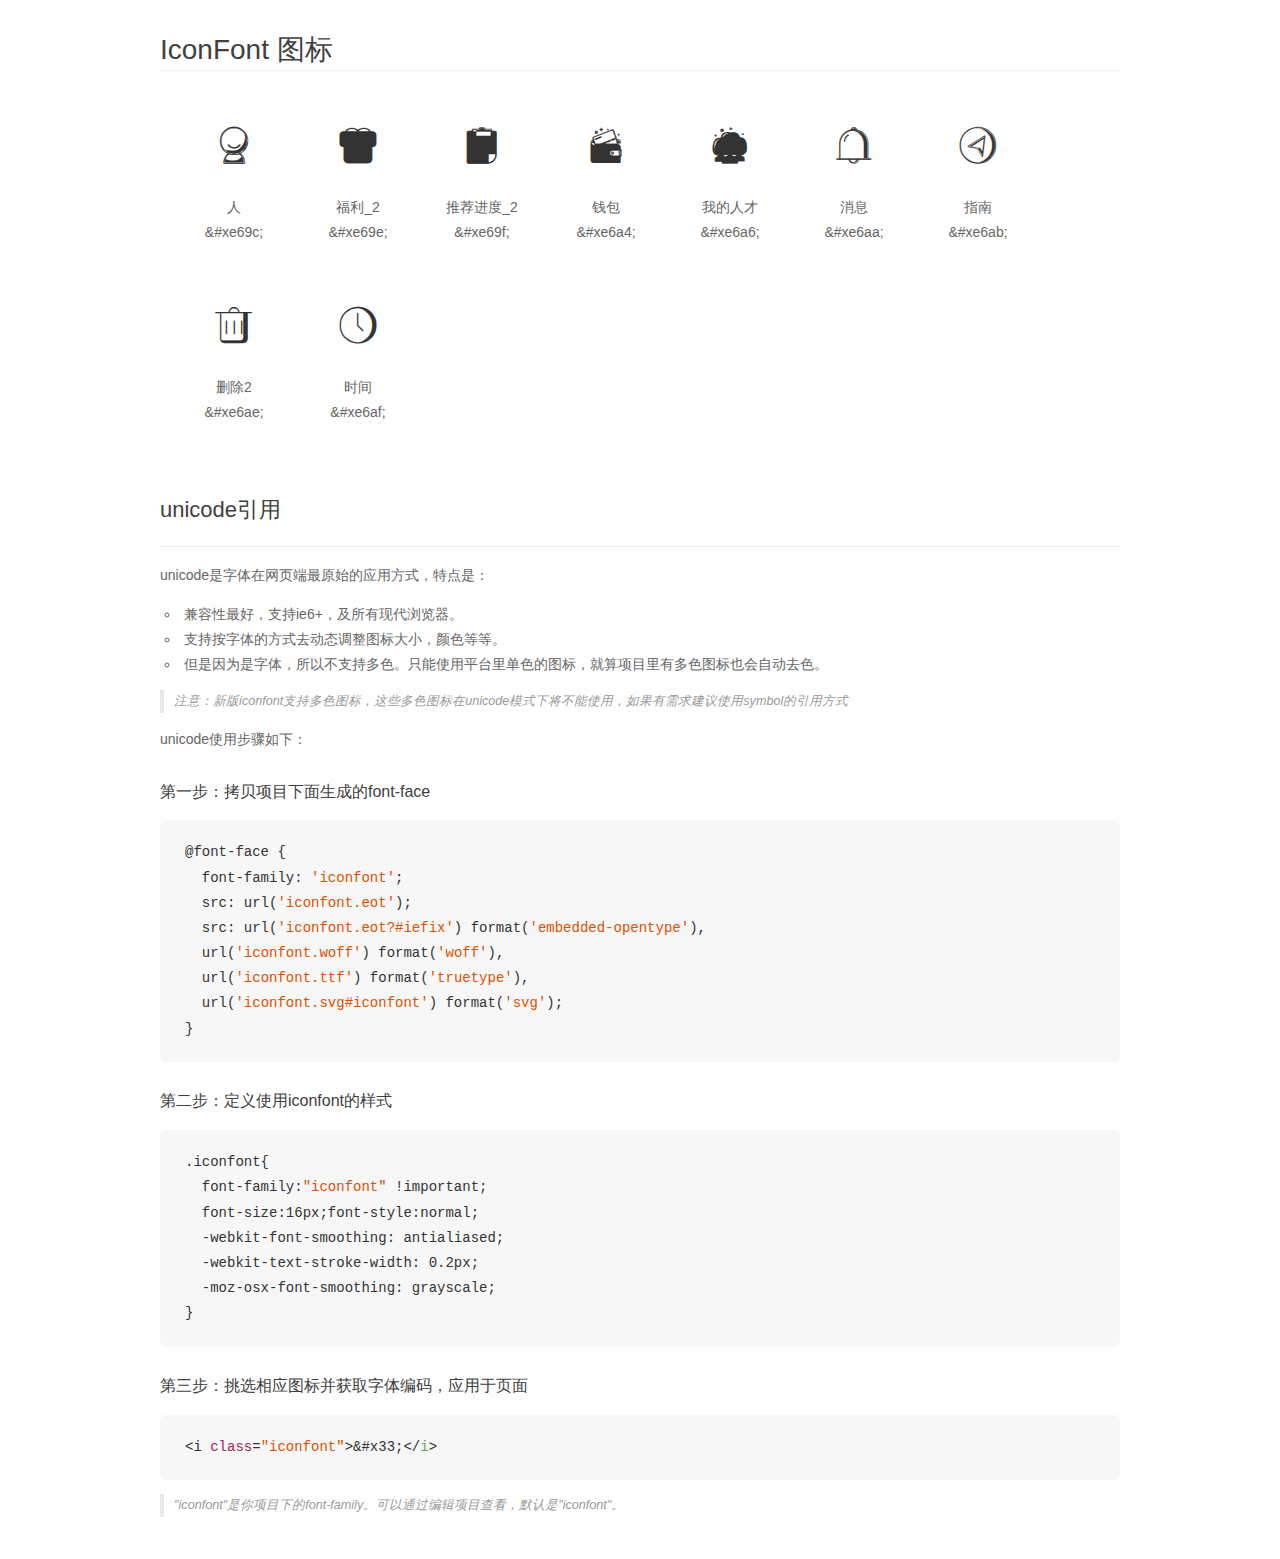
<file: font_532440_ob3mycmiwsj4te29/demo_unicode.html>
<!DOCTYPE html>
<html>
<head>
    <meta charset="utf-8"/>
    <title>IconFont</title>
    <link rel="stylesheet" href="demo.css">

    <style type="text/css">

        @font-face {font-family: "iconfont";
          src: url('iconfont.eot'); /* IE9*/
          src: url('iconfont.eot#iefix') format('embedded-opentype'), /* IE6-IE8 */
          url('iconfont.woff') format('woff'), /* chrome, firefox */
          url('iconfont.ttf') format('truetype'), /* chrome, firefox, opera, Safari, Android, iOS 4.2+*/
          url('iconfont.svg#iconfont') format('svg'); /* iOS 4.1- */
        }

        .iconfont {
          font-family:"iconfont" !important;
          font-size:16px;
          font-style:normal;
          -webkit-font-smoothing: antialiased;
          -webkit-text-stroke-width: 0.2px;
          -moz-osx-font-smoothing: grayscale;
        }

    </style>
</head>
<body>
    <div class="main markdown">
        <h1>IconFont 图标</h1>
        <ul class="icon_lists clear">
            
                <li>
                <i class="icon iconfont">&#xe69c;</i>
                    <div class="name">人</div>
                    <div class="code">&amp;#xe69c;</div>
                </li>
            
                <li>
                <i class="icon iconfont">&#xe69e;</i>
                    <div class="name">福利_2</div>
                    <div class="code">&amp;#xe69e;</div>
                </li>
            
                <li>
                <i class="icon iconfont">&#xe69f;</i>
                    <div class="name">推荐进度_2</div>
                    <div class="code">&amp;#xe69f;</div>
                </li>
            
                <li>
                <i class="icon iconfont">&#xe6a4;</i>
                    <div class="name">钱包</div>
                    <div class="code">&amp;#xe6a4;</div>
                </li>
            
                <li>
                <i class="icon iconfont">&#xe6a6;</i>
                    <div class="name">我的人才</div>
                    <div class="code">&amp;#xe6a6;</div>
                </li>
            
                <li>
                <i class="icon iconfont">&#xe6aa;</i>
                    <div class="name">消息</div>
                    <div class="code">&amp;#xe6aa;</div>
                </li>
            
                <li>
                <i class="icon iconfont">&#xe6ab;</i>
                    <div class="name">指南</div>
                    <div class="code">&amp;#xe6ab;</div>
                </li>
            
                <li>
                <i class="icon iconfont">&#xe6ae;</i>
                    <div class="name">删除2</div>
                    <div class="code">&amp;#xe6ae;</div>
                </li>
            
                <li>
                <i class="icon iconfont">&#xe6af;</i>
                    <div class="name">时间</div>
                    <div class="code">&amp;#xe6af;</div>
                </li>
            
        </ul>
        <h2 id="unicode-">unicode引用</h2>
        <hr>

        <p>unicode是字体在网页端最原始的应用方式，特点是：</p>
        <ul>
        <li>兼容性最好，支持ie6+，及所有现代浏览器。</li>
        <li>支持按字体的方式去动态调整图标大小，颜色等等。</li>
        <li>但是因为是字体，所以不支持多色。只能使用平台里单色的图标，就算项目里有多色图标也会自动去色。</li>
        </ul>
        <blockquote>
        <p>注意：新版iconfont支持多色图标，这些多色图标在unicode模式下将不能使用，如果有需求建议使用symbol的引用方式</p>
        </blockquote>
        <p>unicode使用步骤如下：</p>
        <h3 id="-font-face">第一步：拷贝项目下面生成的font-face</h3>
        <pre><code class="lang-js hljs javascript">@font-face {
  font-family: <span class="hljs-string">'iconfont'</span>;
  src: url(<span class="hljs-string">'iconfont.eot'</span>);
  src: url(<span class="hljs-string">'iconfont.eot?#iefix'</span>) format(<span class="hljs-string">'embedded-opentype'</span>),
  url(<span class="hljs-string">'iconfont.woff'</span>) format(<span class="hljs-string">'woff'</span>),
  url(<span class="hljs-string">'iconfont.ttf'</span>) format(<span class="hljs-string">'truetype'</span>),
  url(<span class="hljs-string">'iconfont.svg#iconfont'</span>) format(<span class="hljs-string">'svg'</span>);
}
</code></pre>
        <h3 id="-iconfont-">第二步：定义使用iconfont的样式</h3>
        <pre><code class="lang-js hljs javascript">.iconfont{
  font-family:<span class="hljs-string">"iconfont"</span> !important;
  font-size:<span class="hljs-number">16</span>px;font-style:normal;
  -webkit-font-smoothing: antialiased;
  -webkit-text-stroke-width: <span class="hljs-number">0.2</span>px;
  -moz-osx-font-smoothing: grayscale;
}
</code></pre>
        <h3 id="-">第三步：挑选相应图标并获取字体编码，应用于页面</h3>
        <pre><code class="lang-js hljs javascript">&lt;i <span class="hljs-class"><span class="hljs-keyword">class</span></span>=<span class="hljs-string">"iconfont"</span>&gt;&amp;#x33;<span class="xml"><span class="hljs-tag">&lt;/<span class="hljs-name">i</span>&gt;</span></span></code></pre>

        <blockquote>
        <p>"iconfont"是你项目下的font-family。可以通过编辑项目查看，默认是"iconfont"。</p>
        </blockquote>
    </div>


</body>
</html>
</file>
<file: css/index.css>
/*
* @Author: Administrator
* @Date:   2018-01-04 17:56:21
* @Last Modified by:   Administrator
* @Last Modified time: 2018-01-11 14:44:19
*/
@import url('bace.css');
@font-face {
  font-family: 'iconfont';  /* project id 531082 */
  src: url('https://at.alicdn.com/t/font_531082_73z3382xh9drhpvi.eot');
  src: url('https://at.alicdn.com/t/font_531082_73z3382xh9drhpvi.eot?#iefix') format('embedded-opentype'),
  url('https://at.alicdn.com/t/font_531082_73z3382xh9drhpvi.woff') format('woff'),
  url('https://at.alicdn.com/t/font_531082_73z3382xh9drhpvi.ttf') format('truetype'),
  url('https://at.alicdn.com/t/font_531082_73z3382xh9drhpvi.svg#iconfont') format('svg');
}
.iconfont{
	font-family: 'iconfont';
}
body{
	height: auto;
}
.head{
	width: 100%;
	height: 0.44rem;
	/* background: red; */
    position: fixed;
    top: 0;
    left: 0;
    z-index: 999;
}
.head .headli{
	padding: 0.02rem 0.2rem;
	background:#fff; 
	height: 0.4rem;
}
.head .headli li{
	width: auto;
	float: left;
	height: 0.4rem;
}
.head .headli li:last-child{
	float: right;
}
.head .headli li .dingwei{
	font-size: 0.13rem;
	width: auto;
	height: 0.4rem;
	line-height: 0.4rem;
	float: left;
	color: #58c5c7;
}
.head .headli li .iconfont{
	font-style: normal;
	height: 0.4rem;
	line-height: 0.4rem;
	font-size: 0.12rem;
	float: left;
	color: #2e3192;
}
.head .headli li .sou{
	width: 2.26rem;
	height: 0.32rem;
	background: #eff2f6;
	margin: 0.04rem 0  0 0; 
	border-radius: 0.5rem;
}
.head .headli li .sou .souzi{
	font-size: 0.11rem;
	color: #c8c6ce;
	
	line-height: 0.32rem;
	width: auto;
}
.head .headli li .sou .iconfont{
	font-size: 0.11rem;
	color: #c8c6ce;
	margin-left: 0.6rem;
	line-height: 0.32rem;
}
/* banner */
.banner{
	width: 100%;
	height: 0.85rem;
	/* background: red; */
    position: relative;
    margin-top: 0.44rem;
}
.banner_img{
	width: 100%;
	height:0.85rem;
	/* background: yellow; */
}
.banner_img li{
	width: 100%;
	height: 0.85rem;
    position: absolute;
    top: 0;
    left: 0;
}
.banner_img li img{
	display: block;
	width: 100%;
	height: 100%;
}
.banner_dian{
	width: 0.6rem;
	height: 0.10rem;
    position: absolute;
    right: 0.12rem;
    bottom: 0.08rem;
}
.banner_dian li{
	width: 0.07rem;
	height: 0.07rem;
	border-radius: 50%;
	background: rgba(125, 125, 123, 0.7);
	border: 0.01rem solid #7b7b7d;
	float: left;
	margin-right: 0.05rem;
}
.banner_dian li:last-child{
	margin-right: 0;
	background: #fff;
}
/* 分类 */
.fen{
	width: 100%;
	height: 1.5rem;
	/* background: red; */
	margin: 0.1rem auto;
}
.fen .fen1{
	width: 100%;
	height: 100%;
}
.fen .fen1 li{
    width: 100%;
    height: calc(100% / 4);
    display: flex;
    flex-direction: row;
    justify-content: space-between;
    padding: 0.08rem 0.20rem;
    box-sizing: border-box;
}
.fen .fen1 li .jia{
	display: block;
	width: auto;
     font-size: 0.13rem;
     color: #495056;
     height: auto;
}
.fen .fen1 li .jia .iconfont{
	font-style: normal;
	font-size: 0.12rem;
}
.fen .fen1 li .jia:nth-child(2) .iconfont{
	font-size: 0.16rem;
}
.fen .fen1 li .jia:last-child .iconfont{
	font-size: 0.16rem;
}
.anniu{
	width: 100%;
	height: auto;
	/* background: red; */
}
.anniu a .maiche{
	width: 2.8rem;
	height: 0.4rem;
	background: #58c5c7;
	margin: 0 auto 0.1rem;
	border-radius: 0.05rem;
}
.anniu a .maiche p{
	font-size: 0.17rem;
	font-weight: bold;
	color: #fff;
   text-align: center;
   line-height: 0.4rem;
}
.anniu a .maiche2{
	width: 2.8rem;
	height: 0.4rem;
	border: 0.02rem solid #58c5c7;
	margin: 0 auto 0.1rem;
	border-radius: 0.05rem;
	background: #fff;
}
.anniu a .maiche2 p{
	font-size: 0.17rem;
	font-weight: bold;
	color: #58c5c7;
   text-align: center;
   line-height: 0.4rem;
}
/* 每日好车推荐 */
.tui{
	width: 100%;
	height: auto;
	border-top: 0.04rem solid  #f0f0f0;
	/* border-bottom: 0.04rem solid  #f0f0f0; */
}
.tui .tuitop{
	width: 100%;
	height: auto;
	border-bottom: 0.02rem solid #f5f5f5;
}
.tui .tuitop a{
	display: block;
}
.tui .tuitop a p{
	font-size: 0.15rem;
	color: #000;
	margin: 0.15rem 0.2rem;
}
.tui .tuixia{
	width: 100%;
	height: auto;
	margin-top: 0.1rem;
	/* background: blue; */
}
.tui .tuixia ul{
	width: 100%;
	height: 100%;
	
display: flex;
	flex-direction: row;
	justify-content: space-around;
     flex-wrap: wrap;

}
.tui .tuixia ul li{
	width: 24%;
	height:auto;
	/* margin: 0  0.2rem 0.03rem; */
}
.tui .tuixia ul li img{
	width: 100%;
	height: 100%;
	display: block;
}
.tui .tuixia ul p{
color: #f60;
font-size: 0.14rem;
margin-bottom: 0.05rem;
}
/* 猜你喜欢 */
.like{
	width: 100%;
	height: auto;
	/* background: red; */
}
.like .liketop{
	width: 100%;
	height: auto;
	border-bottom: 0.02rem solid #f5f5f5;
}
.like .liketop a{
	display: block;
}
.like .liketop a p{
	font-size: 0.15rem;
	
	color: #000;
	margin: 0.15rem 0.2rem;
	
}
.like .likexia{
	width: 100%;
	height: auto;
}
.like .likexia ul{
	width: 100%;
	height: auto;
}
.like .likexia ul a li{
	width: 100%;
	height: auto;
	padding: 0.2rem;
	border-bottom: 0.02rem solid #f0f0f0;
	overflow: hidden;
	box-sizing: border-box;
}
.like .likexia ul a li:last-child{
	border-bottom: 0;
}
.like .likexia ul a li .liketu{
	width: 45%;
	height: auto;
	float: left;
	margin-right: 0.03rem;

}
.like .likexia ul a li .liketu img{
	display: block;
	width: 100%;
	height: 100%;
}
.like .likexia ul a li .zi{
	width: 53%;
	float: right;
	height: auto;
}
.like .likexia ul a li .zi .t{
	font-size: 0.17rem;
	width: auto;
	color: #72787c;
}
.like .likexia ul a li .zi .m{
	font-size: 0.12rem;
	color: #72787c;
}
.like .likexia ul a li .zi .x{
	font-size: 0.15rem;
	color: #f60;
	margin-top: 0.02rem;
}
/* 查看更多 */
.more{
	width: 100%;
	height: auto;
}
.more1{
	width: 1.74rem;
	height: 0.36rem;
	margin: 0.07rem auto;
	border: 0.01rem solid #807f91;
	border-radius: 0.05rem;
	font-size: 0.15rem;
	color: #807f91;
	line-height: 0.36rem;
	text-align: center;
}
/* 买家服务 */
.mai{
	width: 100%;
	height: auto;
	border-top: 0.04rem solid  #f0f0f0;
	border-bottom: 0.04rem solid  #f0f0f0;
}
.mai .maitop{
	width: 100%;
	height: auto;
	border-bottom: 0.02rem solid #f5f5f5;
}
.mai .maitop a{
	display: block;
	width: 100%;
	height: auto;
}
.mai .maitop a p{
	font-size: 0.15rem;
	color: #000;
	margin: 0.15rem 0.2rem;
}
.mai .maitop a p span{
	font-size: 0.11rem;
	color: #58c5c7;
	
	float: right;
}
.mai .maixia{
	width: 100%;
	height: auto;
	margin-top: 0.1rem;
	/* background: blue; */

}
.mai .maixia ul{
	width: 100%;
	height: 100%;

}
.mai .maixia ul li{
	width: 100%;
	height:auto;
	padding: 0.1rem  0.2rem;
	box-sizing: border-box;
	border-bottom: 0.01rem solid #f0f0f0;
}
.mai .maixia ul p{
color: #7a7fa4;
font-size: 0.14rem;
margin-bottom: 0.05rem;
}
.mai .maixia ul .you{
	width: 0.28rem;
	height: 0.18rem;
	border: 0.01rem solid #58c5c7;
	border-radius: 0.05rem;
	font-size: 0.11rem;
	color:#58c5c7;
	float: left;
	margin-right: 0.04rem;
	line-height: 0.18rem;
	text-align: center;
}
/* }结尾 */
.end3{
	width: 100%;
	height: auto;
	background: #f1f3f6;
	font-size: 0.13rem;
	color: #7a7fa4;
	text-align: center;
	margin-bottom: 0.52rem;
	padding-top: 0.03rem;
}
.end3 p{
	margin-bottom: 0.03rem;
	background: #f1f3f6;
	font-size: 0.10rem;
	color: #7a7fa4;
	text-align: center;
}
/* tab */
.tab{
	width: 100%;
	height: auto;
	padding: 0.05rem 0;
	background: #fff;
    position: fixed;
    bottom: 0;
    left: 0;
    z-index: 998;
   box-shadow: 0 0 0.1rem 0.01rem rgba(0, 0, 0, 0.3);


}
.tab ul{
	width: 100%;
	height: auto;
     display: flex;
	flex-direction: row;
	justify-content: space-around;
}
.tab ul li{
	width: auto;
	height: auto;
}
.tab ul li{
	width: auto;
	height: auto;
}
.tab ul li a{
  display: block;
}
.tab ul li a .iconfont{
  font-style: normal;
  font-size: 0.2rem;
  color: #7a7fa4;
}
.tab ul li a p{
	font-size: 0.12rem;
	color: #7a7fa4;
}
.tab ul li:first-child a .iconfont{
  font-style: normal;
  font-size: 0.2rem;
  color: #58c5c7;
}
.tab ul li:first-child a p{
	font-size: 0.12rem;
	color: #58c5c7;
}
</file>
<file: css/buy.css>
/*
* @Author: Administrator
* @Date:   2018-01-04 17:56:21
* @Last Modified by:   Administrator
* @Last Modified time: 2018-01-11 14:42:59
*/
@import url('bace.css');
@font-face {
  font-family: 'iconfont';  /* project id 531082 */
  src: url('https://at.alicdn.com/t/font_531082_26h00otwp1u4n29.eot');
  src: url('https://at.alicdn.com/t/font_531082_26h00otwp1u4n29.eot?#iefix') format('embedded-opentype'),
  url('https://at.alicdn.com/t/font_531082_26h00otwp1u4n29.woff') format('woff'),
  url('https://at.alicdn.com/t/font_531082_26h00otwp1u4n29.ttf') format('truetype'),
  url('https://at.alicdn.com/t/font_531082_26h00otwp1u4n29.svg#iconfont') format('svg');
}
.iconfont{
	font-family: 'iconfont';
}
body{
	height: auto;
}
.head{
	width: 100%;
	height: auto;
	/* background: red; */
    position: fixed;
    top: 0;
    left: 0;
    z-index: 999;
     box-shadow: 0 0 0.1rem 0.01rem rgba(0, 0, 0, 0.3);
}
.head .headli{
	padding: 0.02rem 0.2rem;
	background:#fff; 
	height: 0.4rem;
}
.head .headli li{
	width: auto;
	float: left;
	height: 0.4rem;
}
.head .headli li:last-child{
	float: right;
}
.head .headli li .dingwei{
	font-size: 0.13rem;
	width: auto;
	height: 0.4rem;
	line-height: 0.4rem;
	float: left;
	color: #58c5c7;
}
.head .headli li .iconfont{
	font-style: normal;
	height: 0.4rem;
	line-height: 0.4rem;
	font-size: 0.12rem;
	float: left;
	color: #2e3192;
}
.head .headli li .sou{
	width: 2.26rem;
	height: 0.32rem;
	background: #eff2f6;
	margin: 0.04rem 0  0 0; 
	border-radius: 0.5rem;
}
.head .headli li .sou .souzi{
	font-size: 0.11rem;
	color: #c8c6ce;
	line-height: 0.32rem;
	width: auto;
	float: left;
}
.head .headli li .sou .iconfont{
	font-size: 0.11rem;
	color: #c8c6ce;
	line-height: 0.32rem;
	margin-left: 0.1rem;
}
.head .headli li .sou .iconfont:last-child{
	float: right;
	margin-right: 0.1rem;
	font-size: 0.15rem;
}
.head .headlifen{
	padding: 0.02rem 0.2rem;
	background:#fff; 
	height: 0.36rem;
	display: flex;
	flex-direction: row;
	justify-content: space-around;
}
.head .headlifen li{
	
	float: left;
	height: 0.36rem;

}
.head .headlifen li .fenzi{
	float: left;
	font-size: 0.10rem;
	line-height: 0.36rem;
    margin: 0 auto;
}
.head .headlifen li .iconfont{
	float: left;
	font-size: 0.10rem;
	line-height: 0.36rem;
	font-style: normal;
	margin-left: 0.03rem;
}
/* banner */
.banner{
	width: 100%;
	height: 0.85rem;
	/* background: red; */
    position: relative;
    margin-top: 0.84rem;
    border-top: 0.08rem solid #f5f5f5;
    border-bottom: 0.08rem solid #f5f5f5;
}
.banner_img{
	width: 100%;
	height:0.85rem;
	/* background: yellow; */
}
.banner_img li{
	width: 100%;
	height: 0.85rem;
    position: absolute;
    top: 0;
    left: 0;
}
.banner_img li img{
	display: block;
	width: 100%;
	height: 100%;
}
/* 猜你喜欢 */
.like{
	width: 100%;
	height: auto;
	/* background: red; */
}
.like .liketop{
	width: 100%;
	height: auto;
	border-bottom: 0.02rem solid #f5f5f5;
}
.like .liketop a{
	display: block;
}
.like .liketop a p{
	font-size: 0.13rem;
	
	color: #000;
	margin: 0.15rem 0.2rem;
	
}
.like .likexia{
	width: 100%;
	height: auto;
}
.like .likexia ul{
	width: 100%;
	height: auto;
}
.like .likexia ul  li{
	width: 100%;
	height: auto;
	padding:  0.1rem  0.2rem;
	border-bottom: 0.02rem solid #f0f0f0;
	overflow: hidden;
	box-sizing: border-box;
}
.like .likexia ul  li:last-child{
	border-bottom: 0;
}
.like .likexia ul  li .liketu{
	width: 45%;
	height: auto;
	float: left;
	margin-right: 0.03rem;

}
.like .likexia ul li .liketu img{
	display: block;
	width: 100%;
	height: 100%;
}
.like .likexia ul li .zi{
	width: 53%;
	float: right;
	height: auto;
	display: flex;
	flex-direction: column;
	justify-content: space-between;
}
.like .likexia ul li .zi .t{
	font-size: 0.13rem;
	width: auto;
	color: #72787c;
}
.like .likexia ul li .zi .m{
	font-size: 0.11rem;
	color: #72787c;
}
.like .likexia ul li .zi .x{
	font-size: 0.12rem;
	color: #f60;
}
.like .likexia ul li .zi .s{
	font-size: 0.05rem;
	color: #ff6700;
}
/* 查看更多 */
.more{
	width: 100%;
	height: auto;
}
.more1{
	width: 1.74rem;
	height: 0.36rem;
	margin: 0.07rem auto;
	border: 0.01rem solid #807f91;
	border-radius: 0.05rem;
	font-size: 0.15rem;
	color: #807f91;
	line-height: 0.36rem;
	text-align: center;
}
/* tab */
.tab{
	width: 100%;
	height: auto;
	padding: 0.05rem 0;
	background: #fff;
    position: fixed;
    bottom: 0;
    left: 0;
    z-index: 998;
   box-shadow: 0 0 0.1rem 0.01rem rgba(0, 0, 0, 0.3);


}
.tab ul{
	width: 100%;
	height: auto;
     display: flex;
	flex-direction: row;
	justify-content: space-around;
}
.tab ul li{
	width: auto;
	height: auto;
}
.tab ul li{
	width: auto;
	height: auto;
}
.tab ul li a{
  display: block;
}
.tab ul li a .iconfont{
  font-style: normal;
  font-size: 0.2rem;
  color: #7a7fa4;
}
.tab ul li a p{
	font-size: 0.12rem;
	color: #7a7fa4;
}
.tab ul li:nth-child(2) a .iconfont{
  font-style: normal;
  font-size: 0.2rem;
  color: #58c5c7;
}
.tab ul li:nth-child(2) a p{
	font-size: 0.12rem;
	color: #58c5c7;
}
/* 查看更多 */
.more{
	width: 100%;
	height: auto;
	
}
.more1{
	width: 1.74rem;
	height: 0.36rem;
	margin: 0.07rem auto;
	border: 0.01rem solid #807f91;
	border-radius: 0.05rem;
	font-size: 0.15rem;
	color: #807f91;
	line-height: 0.36rem;
	text-align: center;
}
.yi{
	width: 0.4rem;
	height: 0.4rem;
	border: 0.02rem solid #f1f1f1;
	margin-bottom: 0.6rem;
	border-radius: 0.05rem;
	background: #f5f5f5;
	position: fixed;
	right: 0.2rem;
	bottom: 0.1rem;
}
.yi .iconfont{
	transform: rotateX(180deg);
	font-style: normal;
	font-size: 0.07rem;
	display: inline-block;
	margin-left: 0.12rem;
}
.yi p{
	font-style: normal;
	text-align: center;
	font-size: 0.07rem;
	color: black;
}
</file>
<file: css/mine.css>
/*
* @Author: Administrator
* @Date:   2018-01-05 18:14:16
* @Last Modified by:   Administrator
* @Last Modified time: 2018-01-11 14:44:40
*/
@import url('bace.css');
@font-face {
  font-family: 'iconfont';  /* project id 531082 */
  src: url('https://at.alicdn.com/t/font_531082_ve4yzknvojtkpgb9.eot');
  src: url('https://at.alicdn.com/t/font_531082_ve4yzknvojtkpgb9.eot?#iefix') format('embedded-opentype'),
  url('https://at.alicdn.com/t/font_531082_ve4yzknvojtkpgb9.woff') format('woff'),
  url('https://at.alicdn.com/t/font_531082_ve4yzknvojtkpgb9.ttf') format('truetype'),
  url('https://at.alicdn.com/t/font_531082_ve4yzknvojtkpgb9.svg#iconfont') format('svg');
}
.iconfont{
	font-family: 'iconfont';
}
<style type="text/css">
.icon {
   width: 1em; height: 1em;
   vertical-align: -0.15em;
   fill: currentColor;
   overflow: hidden;
}
</style>

body{
	height: auto;
}
.head{
	width: 100%;
	height: 0.44rem;
	/* background: red; */
	position: fixed;
    top: 0;
    left: 0;
    z-index: 999;
    
}
.headli{
	padding: 0.02rem 0.2rem;
	background:#fff; 
	height: 0.4rem;
	/* display: flex;
	flex-direction: row;
	justify-content: center; */
	line-height: 0.4rem; 
	box-shadow: 0 0 0.1rem 0.01rem rgba(0, 0, 0, 0.1);
}
.headli p{
	font-size: 0.15rem;
	color: #000;
	text-align: center;
	float:left;
}
.headli .iconfont{
	color: #7a7fa4;
	font-style: normal;
	font-size: 0.13rem;
	line-height: 0.4rem;margin-left: 0.8rem;
	float: right;

}
/* 登录 */
.deng{
	width: 100%;
	height: auto;
	/* background: red; */
	border-bottom: 0.02rem solid #f5f5f5;
	margin-top: 0.44rem;
}
.dengli{
	height: 0.6rem;
	padding: 0.02rem 0.2rem;
}
.deng .ren{
	float: left;
	height: 0.6rem;
}
.deng .ren .icon{
	width: 0.4rem;
	height: 0.4rem;
	margin-top: 0.1rem;
}
.deng p{
	font-size: 0.12rem;
	line-height: 0.6rem;
}

/* 功能 */
.func{
	width: 100%;
	height:auto; 
	border-bottom: 0.02rem solid #f5f5f5;
	border-top: 0.02rem solid #f5f5f5;
}
.func .usu{
	width: 100%;
	height: 50%;
	margin: 0.15rem 0;

}
.func .usu .icon{
	width: 0.35rem;
	height: 0.35rem;
}
.func .usu .title{
	padding: 0.02rem 0.2rem;
	font-size: 0.14rem;
}
.func .usu .gong{
	display: flex;
	flex-direction: row;
	flex-wrap: wrap;
	justify-content: space-around;
	padding: 0.02rem 0.2rem;
}
.func .usu .wenzi{
	display: flex;
	flex-direction: row;
	flex-wrap: wrap;
	justify-content: space-around;
	padding: 0.02rem 0.2rem;
}
.func .usu .wenzi p{
	font-size: 0.12rem;
}
/* x下面选项 */
.wen{
	width: 100%;
	height: auto;
}
.wenli{
	padding: 0.02rem 0.2rem;
	height:0.38rem;

}
/* .wenli:last-child{
	border-bottom: 0.04rem solid #f5f5f5;
} */
.wenli p{
	font-size: 0.13rem;
	float: left;
    line-height: 0.38rem;
}
.wenli .iconfont{
	font-style: normal;
	font-weight: bold;
	transform: rotate(-90deg);
	float: right;
	line-height: 0.41rem;
}
/* tab */
.tab{
	width: 100%;
	height: auto;
	padding: 0.05rem 0;
	background: #fff;
    position: fixed;
    bottom: 0;
    left: 0;
    z-index: 998;
   box-shadow: 0 0 0.1rem 0.01rem rgba(0, 0, 0, 0.3);


}
.tab ul{
	width: 100%;
	height: auto;
     display: flex;
	flex-direction: row;
	justify-content: space-around;
}
.tab ul li{
	width: auto;
	height: auto;
}
.tab ul li{
	width: auto;
	height: auto;
}
.tab ul li a{
  display: block;
}
.tab ul li a .iconfont{
  font-style: normal;
  font-size: 0.2rem;
  color: #7a7fa4;
}
.tab ul li a p{
	font-size: 0.12rem;
	color: #7a7fa4;
}
.tab ul li:last-child a .iconfont{
  font-style: normal;
  font-size: 0.2rem;
  color: #58c5c7;
}
.tab ul li:last-child a p{
	font-size: 0.12rem;
	color: #58c5c7;
}
</file>
<file: css/sell.css>
/*
* @Author: Administrator
* @Date:   2018-01-04 17:56:21
* @Last Modified by:   Administrator
* @Last Modified time: 2018-01-11 14:46:45
*/
@import url('bace.css');
@font-face {
  font-family: 'iconfont';  /* project id 531082 */
  src: url('https://at.alicdn.com/t/font_531082_0by5x2fzwmm9rudi.eot');
  src: url('https://at.alicdn.com/t/font_531082_0by5x2fzwmm9rudi.eot?#iefix') format('embedded-opentype'),
  url('https://at.alicdn.com/t/font_531082_0by5x2fzwmm9rudi.woff') format('woff'),
  url('https://at.alicdn.com/t/font_531082_0by5x2fzwmm9rudi.ttf') format('truetype'),
  url('https://at.alicdn.com/t/font_531082_0by5x2fzwmm9rudi.svg#iconfont') format('svg');
}
.iconfont{
	font-family: 'iconfont';
}
body{
	height: auto;
}
.head{
	width: 100%;
	height: 0.44rem;
	/* background: red; */
    position: fixed;
    top: 0;
    left: 0;
    z-index: 999;
      box-shadow: 0 0 0.1rem 0.01rem rgba(0, 0, 0, 0.3);
}
.head .headli{
	padding: 0.02rem 0.2rem;
	background:#fff; 
	height: 0.4rem;
}
.head .headli li{
	width: auto;
	float: left;
	height: 0.4rem;
}
.head .headli li:first-child{
	margin: 0 auto;
}
.head .headli li:last-child{
	float: right;
}
.head .headli li .dingwei{
	font-size: 0.15rem;
	width: auto;
	height: 0.4rem;
	line-height: 0.4rem;
}
.head .headli li .sou{
	width:auto;
	height: auto;
	margin: 0.04rem 0  0 0; 
	float: right;
}
.head .headli li .sou .iconfont{
	font-size: 0.11rem;
	color: #c8c6ce;
	margin-left: 0.6rem;
	line-height: 0.32rem;
}
/* banner */
.banner{
	width: 100%;
	height:auto;
	/* background: red; */
    margin-top: 0.44rem;
}
.banner_img{
	width: 100%;
	height:auto;
	/* background: yellow; */
}
.banner_img li{
	width: 100%;
	height: auto;
}
.banner_img li img{
	display: block;
	width: 100%;
	height: 100%;
}
.anniu{
	width: 100%;
	height: auto;
}
.anniu a{
	padding: 0.08rem 0.2rem;
	width: auto;
	height: auto;
	display: block;
}
.anniu a:last-child{
	padding: 0.08rem 0.4rem;
	width: auto;
	height: auto;
	display: block;
	overflow: hidden;
}
.anniu a .maiche{
	width: 2.8rem;
	height: 0.4rem;
	background: #58c5c7;
	margin: 0 auto;
	border-radius: 0.05rem;
}
.anniu a .maiche p{
	font-size: 0.17rem;
	font-weight: bold;
	color: #fff;
   text-align: center;
   line-height: 0.4rem;
}
.anniu a .maiche2{
	width: auto ;
	height: 0.4rem;
	border: 0.02rem solid #58c5c7;
	float: left;
	border-radius: 0.05rem;
	background: #fff;
	
}
.anniu a .maiche2 p{
	font-size: 0.17rem;
	color: #58c5c7;
   text-align: center;
   line-height: 0.4rem;
   padding: 0 0.2rem;
}
.anniu a .maiche5{
	width: auto;
	height: 0.4rem;
	border: 0.02rem solid #58c5c7;
	margin: 0 0.08rem;
	border-radius: 0.05rem;
	background: #fff;
float: right;
padding: 0 0.2rem;
}
.anniu a .maiche5 p{
	font-size: 0.17rem;
	
	color: #58c5c7;
   text-align: center;
   line-height: 0.4rem;
}
.anniu a .maiche3{
	width: 2.8rem;
	height: auto;
}
.anniu a .maiche3 p{
	font-size: 0.12rem;
	color: black;
}
.anniu a .maiche3 p span{
	font-size: 0.18rem;
	color: #58c5c7;
}
.anniu a .maiche4{
	width: 100%;
	height: auto;
	font-size: 0.15rem;
	color: black;
	border: 0.02rem solid #f5f5f5;
	padding: 0.06rem  0;
}
/* 每日好车推荐 */
.tui{
	width: 100%;
	height: auto;
	border-top: 0.04rem solid  #f0f0f0;
	/* border-bottom: 0.04rem solid  #f0f0f0; */
}
.tui .tuitop{
	width: 100%;
	height: auto;
	border-bottom: 0.02rem solid #f5f5f5;
}
.tui .tuitop a{
	display: block;
}
.tui .tuitop a p{
	font-size: 0.15rem;
	color: #000;
	margin: 0.15rem 0.2rem;
}
.tui .tuixia{
	width: 100%;
	height: auto;
	margin-top: 0.1rem;
	/* background: blue; */
}
.tui .tuixia ul{
	width: 100%;
	height: 100%;
	
display: flex;
	flex-direction: row;
	justify-content: space-around;
     flex-wrap: wrap;

}
.tui .tuixia ul li{
	width: 24%;
	height:auto;
	/* margin: 0  0.2rem 0.03rem; */
}
.tui .tuixia ul li img{
	width: 100%;
	height: 100%;
	display: block;
}
.tui .tuixia ul p{
color: #f60;
font-size: 0.14rem;
margin-bottom: 0.05rem;
}
/* 猜你喜欢 */
.like{
	width: 100%;
	height: auto;
	/* background: red; */
}
.like .liketop{
	width: 100%;
	height: auto;
	border-bottom: 0.02rem solid #f5f5f5;
}
.like .liketop a{
	display: block;
}
.like .liketop a p{
	font-size: 0.15rem;
	
	color: #000;
	margin: 0.15rem 0.2rem;
	
}
.like .likexia{
	width: 100%;
	height: auto;
}
.like .likexia ul{
	width: 100%;
	height: auto;
}
.like .likexia ul a li{
	width: 100%;
	height: auto;
	padding: 0.2rem;
	border-bottom: 0.02rem solid #f0f0f0;
	overflow: hidden;
	box-sizing: border-box;
}
.like .likexia ul a li:last-child{
	border-bottom: 0;
}
.like .likexia ul a li .liketu{
	width: 45%;
	height: auto;
	float: left;
	margin-right: 0.03rem;

}
.like .likexia ul a li .liketu img{
	display: block;
	width: 100%;
	height: 100%;
}
.like .likexia ul a li .zi{
	width: 53%;
	float: right;
	height: auto;
}
.like .likexia ul a li .zi .t{
	font-size: 0.17rem;
	width: auto;
	color: #72787c;
}
.like .likexia ul a li .zi .m{
	font-size: 0.12rem;
	color: #72787c;
}
.like .likexia ul a li .zi .x{
	font-size: 0.15rem;
	color: #f60;
	margin-top: 0.02rem;
}
.like .likexia ul a li .zi .x span{
font-size: 0.12rem;
	color: #72787c;
	margin-top: 0.02rem;
}
/* 查看更多 */
.more{
	width: 100%;
	height: auto;
}
.more1{
	width: 1.74rem;
	height: 0.36rem;
	margin: 0.07rem auto;
	border: 0.01rem solid #807f91;
	border-radius: 0.05rem;
	font-size: 0.15rem;
	color: #807f91;
	line-height: 0.36rem;
	text-align: center;
}
/* 买家服务 */
.mai{
	width: 100%;
	height: auto;
	border-top: 0.04rem solid  #f0f0f0;
	border-bottom: 0.04rem solid  #f0f0f0;
}
.mai .maitop{
	width: 100%;
	height: auto;
	border-bottom: 0.02rem solid #f5f5f5;
}
.mai .maitop a{
	display: block;
	width: 100%;
	height: auto;
}
.mai .maitop a p{
	font-size: 0.15rem;
	color: #000;
	margin: 0.15rem 0.2rem;
}
.mai .maitop a p span{
	font-size: 0.11rem;
	color: #58c5c7;
	
	float: right;
}
.mai .maixia{
	width: 100%;
	height: auto;
	margin-top: 0.1rem;
}
.mai .maixia ul{
	width: 100%;
	height: 100%;

}
.mai .maixia ul li{
	width: 100%;
	height:auto;
	padding: 0.1rem  0.2rem;
	box-sizing: border-box;
	border-bottom: 0.01rem solid #f0f0f0;
}
.mai .maixia ul p{
color: black;
font-size: 0.14rem;
margin-bottom: 0.05rem;
}
.mai .maixia ul p span{
color:#58c5c7 ;
font-size: 0.17rem;
margin-bottom: 0.05rem;
}
.mai .xiaxia{
	padding: 0.1rem  0.2rem;
	height: auto;
	display: flex;
	flex-direction: row;
	justify-content: space-between;
}
.mai .xiaxia p{
	height: auto;
	font-size: 0.12rem;
}
.mai .xiaxia .iconfont{
	height: auto;
	font-size: 0.37rem;
	font-style: normal;
	display: block;
}
/* }结尾 */
.end3{
	width: 100%;
	height: auto;
	background: #f1f3f6;
	font-size: 0.13rem;
	color: #7a7fa4;
	text-align: center;
	margin-bottom: 0.52rem;
	padding-top: 0.03rem;
}
.end3 p{
	margin-bottom: 0.03rem;
	background: #f1f3f6;
	font-size: 0.10rem;
	color: #7a7fa4;
	text-align: center;
}
/* tab */
.tab{
	width: 100%;
	height: auto;
	padding: 0.05rem 0;
	background: #fff;
    position: fixed;
    bottom: 0;
    left: 0;
    z-index: 998;
   box-shadow: 0 0 0.1rem 0.01rem rgba(0, 0, 0, 0.3);


}
.tab ul{
	width: 100%;
	height: auto;
     display: flex;
	flex-direction: row;
	justify-content: space-around;
}
.tab ul li{
	width: auto;
	height: auto;
}
.tab ul li{
	width: auto;
	height: auto;
}
.tab ul li a{
  display: block;
}
.tab ul li a .iconfont{
  font-style: normal;
  font-size: 0.2rem;
  color: #7a7fa4;
}
.tab ul li a p{
	font-size: 0.12rem;
	color: #7a7fa4;
}
.tab ul li:nth-child(3) a .iconfont{
  font-style: normal;
  font-size: 0.2rem;
  color: #58c5c7;
}
.tab ul li:nth-child(3) a p{
	font-size: 0.12rem;
	color: #58c5c7;
}
</file>
<file: css/xiang.css>
/*
* @Author: Administrator
* @Date:   2018-01-04 17:56:21
* @Last Modified by:   Administrator
* @Last Modified time: 2018-01-11 14:47:41
*/
@import url('bace.css');
@font-face {
  font-family: 'iconfont';  /* project id 531082 */
  src: url('https://at.alicdn.com/t/font_531082_52t7ufas1370hpvi.eot');
  src: url('https://at.alicdn.com/t/font_531082_52t7ufas1370hpvi.eot?#iefix') format('embedded-opentype'),
  url('https://at.alicdn.com/t/font_531082_52t7ufas1370hpvi.woff') format('woff'),
  url('https://at.alicdn.com/t/font_531082_52t7ufas1370hpvi.ttf') format('truetype'),
  url('https://at.alicdn.com/t/font_531082_52t7ufas1370hpvi.svg#iconfont') format('svg');
}
.iconfont{
	font-family: 'iconfont';
}
body{
	height: auto;
}
.head{
	width: 100%;
	height: 0.44rem;
	/* background: red; */
    position: fixed;
    top: 0;
    left: 0;
    z-index: 999;
}
.head .headli{
	padding: 0.02rem 0.2rem;
	background:#fff; 
	height: 0.4rem;
}
.head .headli li{
	width: auto;
	float: left;
	height: 0.4rem;
}
.head .headli li:last-child{
	float: right;
}
.head .headli li:first-child .iconfont{
	font-style: normal;
	height: 0.4rem;
	line-height: 0.4rem;
	font-size: 0.15rem;
	float: left;
	color: #2e3192;
	display: inline;
	transform: rotate(90deg);
}
.head .headli li .sou{
	width: 2.26rem;
	height: 0.32rem;
	margin: 0.04rem 0  0 0; 

}
.head .headli li:last-child .sou .iconfont{
	font-size: 0.2rem;
	color: #7a7fa4;
	margin-left: 0.15rem;
	line-height: 0.32rem;
	font-style: normal;
	float: right;
}
/* banner */
.banner{
	width: 100%;
	height: 2.14rem;
	/* background: red; */
    position: relative;
    margin-top: 0.44rem;
}
.banner_img{
	width: 100%;
	height:auto;
	/* background: yellow; */
}
.banner_img li{
	width: 100%;
	height: auto;
    position: absolute;
    top: 0;
    left: 0;
}
.banner_img li img{
	display: block;
	width: 100%;
	height: 100%;
}
.fanye{
	width: 0.4rem;
	height: 0.2rem;
	background: rgba(245, 245, 245, 0.4);
	border-radius: 0.2rem;
	position: absolute;
	left: 0.09rem;
	bottom: 0.09rem;
	font-size: 0.12rem;
	color: #fff;
	text-align: center;
}

/* 猜你喜欢 */
.like{
	width: 100%;
	height: auto;
	/* background: red; */
	margin-bottom: 0.44rem;
}
.like .liketop{
	width: 100%;
	height: auto;
	border-bottom: 0.02rem solid #f5f5f5;
}
.like .liketop a{
	display: block;
}
.like .liketop a p{
	font-size: 0.15rem;
	
	color: #000;
	margin: 0.15rem 0.2rem;
	
}
.like .likexia{
	width: 100%;
	height: auto;
}
.like .likexia ul{
	width: 100%;
	height: auto;
}
.like .likexia ul li a{
	width: 100%;
	height: auto;
	padding: 0.2rem;
	overflow: hidden;
	box-sizing: border-box;
	display: block;
}
.like .likexia ul li a img{
	display: block;
	width: 100%;
	height: 100%;
	margin: 0 auto;
}
/* 查看更多 */
.more{
	width: 100%;
	height: auto;
}
.more1{
	width: 1.74rem;
	height: 0.36rem;
	margin: 0.07rem auto;
	border: 0.01rem solid #807f91;
	border-radius: 0.05rem;
	font-size: 0.15rem;
	color: #807f91;
	line-height: 0.36rem;
	text-align: center;
}
/* 买家服务 */
.mai{
	width: 100%;
	height: auto;
	border-top: 0.04rem solid  #f0f0f0;
	border-bottom: 0.04rem solid  #f0f0f0;
}
.mai .maitop{
	width: 100%;
	height: auto;
	border-bottom: 0.02rem solid #f5f5f5;
}
.mai .maitop a{
	display: block;
	width: 100%;
	height: auto;
}
.mai .maitop a p{
	font-size: 0.17rem;
	color: #000;
	margin: 0.05rem 0.2rem;
}
.mai .maitop a p:nth-child(2){
	font-size: 0.2rem;
	color: #f60;
	margin: 0.07rem 0.2rem;
	font-weight: bold;
}
.mai .maitop a p:last-child{
	font-size: 0.12rem;
	color: #000;
	margin: 0.07rem 0.2rem;
}
.mai .maitop a p span{
	font-size: 0.11rem;
	color: #f60;
}
.mai .maixia{
	width: 100%;
	height: auto;
	margin-top: 0.1rem;
	/* background: blue; */
}
.mai .maixia ul{
	width: 100%;
	height: 100%;
}
.mai .maixia ul li{
	width: 100%;
	height:auto;
	padding: 0.1rem  0.2rem;
	box-sizing: border-box;
	border-bottom: 0.01rem solid #f0f0f0;
}
.mai .maixia ul li:last-child{
	width: 100%;
	height:auto;
	padding: 0.1rem  0.2rem;
	box-sizing: border-box;
	border-bottom: 0.01rem solid #f0f0f0;
}
.mai .maixia ul li:last-child p{
  font-size: 0.12rem;
  color: #7a7fa4;
}
.mai .maixia ul p{
color: #f60;
font-size: 0.14rem;
margin-bottom: 0.05rem;
}
.mai .maixia ul p span{
color: #7a7fa4;
font-size: 0.05rem;
margin-bottom: 0.05rem;
float: right;
}

/* 档案 */
.dang{
	width: 100%;
	height: auto;
	border-top: 0.04rem solid  #f0f0f0;
	border-bottom: 0.04rem solid  #f0f0f0;
}
.dang .maitop{
	width: 100%;
	height: auto;
	border-bottom: 0.02rem solid #f5f5f5;
}
.dang .maitop a{
	display: block;
	width: 100%;
	height: auto;
}
.dang .maitop a p{
	font-size: 0.15rem;
	color: #000;
	margin: 0.15rem 0.2rem;
}
.dang .maixia{
	width: 100%;
	height: auto;
	margin-top: 0.1rem;
	/* background: blue; */
}
.dang .maixia ul{
	width: 100%;
	height: 100%;
}
.dang .maixia ul:last-child{
	width: 100%;
	height: 100%;
	margin:0.1rem 0;
}
.dang .maixia ul li{
	width: 100%;
	height:auto;
	padding: 0.03rem  0.2rem 0;
	box-sizing: border-box;
	display: flex;
	justify-content: space-between;
}
.dang .maixia ul li:first-child p{
color: #72787c;
font-size: 0.05rem;
margin-bottom: 0.05rem;
}
.dang .maixia ul li:last-child{
margin: 0;
padding: 0;
display: flex;
	justify-content: space-between;
	padding: 0rem  0.2rem 0;
}

/* tab */
.tab{
	width: 100%;
	height: 0.44rem;
	background: #fff;
    position: fixed;
    bottom: 0;
    left: 0;
    z-index: 998;
   box-shadow: 0 0 0.1rem 0.01rem rgba(0, 0, 0, 0.3);
}
.tab ul{
	width: 100%;
	height: 0.44rem;
     display: flex;
	flex-direction: row;
	justify-content: space-around;
}
.tab ul li{
	width: calc(100% / 3);
	height: auto;
}
.tab ul li a{
  display: block;
}
.tab ul li a .iconfont{
  font-style: normal;
  font-size: 0.2rem;
  color: #7a7fa4;
}
.tab ul li a p{
	font-size: 0.12rem;
	color: #7a7fa4;
	line-height: 0.44rem;
	text-align: center;
}
.tab ul li:last-child a p{
	font-size: 0.12rem;
	color: #fff;
	background: #58c5c7;
}
</file>
<file: font_532440_ob3mycmiwsj4te29/iconfont.css>
@font-face {font-family: "iconfont";
  src: url('iconfont.eot?t=1515160695321'); /* IE9*/
  src: url('iconfont.eot?t=1515160695321#iefix') format('embedded-opentype'), /* IE6-IE8 */
  url('[data-uri]') format('woff'),
  url('iconfont.ttf?t=1515160695321') format('truetype'), /* chrome, firefox, opera, Safari, Android, iOS 4.2+*/
  url('iconfont.svg?t=1515160695321#iconfont') format('svg'); /* iOS 4.1- */
}

.iconfont {
  font-family:"iconfont" !important;
  font-size:16px;
  font-style:normal;
  -webkit-font-smoothing: antialiased;
  -moz-osx-font-smoothing: grayscale;
}

.icon-ren:before { content: "\e69c"; }

.icon-welfare_2:before { content: "\e69e"; }

.icon-schedule_2:before { content: "\e69f"; }

.icon-qianbao:before { content: "\e6a4"; }

.icon-woderencai:before { content: "\e6a6"; }

.icon-information:before { content: "\e6aa"; }

.icon-fingerpost:before { content: "\e6ab"; }

.icon-delete:before { content: "\e6ae"; }

.icon-time:before { content: "\e6af"; }
</file>
<file: font_532440_ob3mycmiwsj4te29/demo.css>
*{margin: 0;padding: 0;list-style: none;}
/*
KISSY CSS Reset
理念：1. reset 的目的不是清除浏览器的默认样式，这仅是部分工作。清除和重置是紧密不可分的。
2. reset 的目的不是让默认样式在所有浏览器下一致，而是减少默认样式有可能带来的问题。
3. reset 期望提供一套普适通用的基础样式。但没有银弹，推荐根据具体需求，裁剪和修改后再使用。
特色：1. 适应中文；2. 基于最新主流浏览器。
维护：玉伯<lifesinger@gmail.com>, 正淳<ragecarrier@gmail.com>
 */

/** 清除内外边距 **/
body, h1, h2, h3, h4, h5, h6, hr, p, blockquote, /* structural elements 结构元素 */
dl, dt, dd, ul, ol, li, /* list elements 列表元素 */
pre, /* text formatting elements 文本格式元素 */
form, fieldset, legend, button, input, textarea, /* form elements 表单元素 */
th, td /* table elements 表格元素 */ {
  margin: 0;
  padding: 0;
}

/** 设置默认字体 **/
body,
button, input, select, textarea /* for ie */ {
  font: 12px/1.5 tahoma, arial, \5b8b\4f53, sans-serif;
}
h1, h2, h3, h4, h5, h6 { font-size: 100%; }
address, cite, dfn, em, var { font-style: normal; } /* 将斜体扶正 */
code, kbd, pre, samp { font-family: courier new, courier, monospace; } /* 统一等宽字体 */
small { font-size: 12px; } /* 小于 12px 的中文很难阅读，让 small 正常化 */

/** 重置列表元素 **/
ul, ol { list-style: none; }

/** 重置文本格式元素 **/
a { text-decoration: none; }
a:hover { text-decoration: underline; }


/** 重置表单元素 **/
legend { color: #000; } /* for ie6 */
fieldset, img { border: 0; } /* img 搭车：让链接里的 img 无边框 */
button, input, select, textarea { font-size: 100%; } /* 使得表单元素在 ie 下能继承字体大小 */
/* 注：optgroup 无法扶正 */

/** 重置表格元素 **/
table { border-collapse: collapse; border-spacing: 0; }

/* 清除浮动 */
.ks-clear:after, .clear:after {
  content: '\20';
  display: block;
  height: 0;
  clear: both;
}
.ks-clear, .clear {
  *zoom: 1;
}

.main {
  padding: 30px 100px;
width: 960px;
margin: 0 auto;
}
.main h1{font-size:36px; color:#333; text-align:left;margin-bottom:30px; border-bottom: 1px solid #eee;}

.helps{margin-top:40px;}
.helps pre{
  padding:20px;
  margin:10px 0;
  border:solid 1px #e7e1cd;
  background-color: #fffdef;
  overflow: auto;
}

.icon_lists{
  width: 100% !important;

}

.icon_lists li{
  float:left;
  width: 100px;
  height:180px;
  text-align: center;
  list-style: none !important;
}
.icon_lists .icon{
  font-size: 42px;
  line-height: 100px;
  margin: 10px 0;
  color:#333;
  -webkit-transition: font-size 0.25s ease-out 0s;
  -moz-transition: font-size 0.25s ease-out 0s;
  transition: font-size 0.25s ease-out 0s;

}
.icon_lists .icon:hover{
  font-size: 100px;
}



.markdown {
  color: #666;
  font-size: 14px;
  line-height: 1.8;
}

.highlight {
  line-height: 1.5;
}

.markdown img {
  vertical-align: middle;
  max-width: 100%;
}

.markdown h1 {
  color: #404040;
  font-weight: 500;
  line-height: 40px;
  margin-bottom: 24px;
}

.markdown h2,
.markdown h3,
.markdown h4,
.markdown h5,
.markdown h6 {
  color: #404040;
  margin: 1.6em 0 0.6em 0;
  font-weight: 500;
  clear: both;
}

.markdown h1 {
  font-size: 28px;
}

.markdown h2 {
  font-size: 22px;
}

.markdown h3 {
  font-size: 16px;
}

.markdown h4 {
  font-size: 14px;
}

.markdown h5 {
  font-size: 12px;
}

.markdown h6 {
  font-size: 12px;
}

.markdown hr {
  height: 1px;
  border: 0;
  background: #e9e9e9;
  margin: 16px 0;
  clear: both;
}

.markdown p,
.markdown pre {
  margin: 1em 0;
}

.markdown > p,
.markdown > blockquote,
.markdown > .highlight,
.markdown > ol,
.markdown > ul {
  width: 80%;
}

.markdown ul > li {
  list-style: circle;
}

.markdown > ul li,
.markdown blockquote ul > li {
  margin-left: 20px;
  padding-left: 4px;
}

.markdown > ul li p,
.markdown > ol li p {
  margin: 0.6em 0;
}

.markdown ol > li {
  list-style: decimal;
}

.markdown > ol li,
.markdown blockquote ol > li {
  margin-left: 20px;
  padding-left: 4px;
}

.markdown code {
  margin: 0 3px;
  padding: 0 5px;
  background: #eee;
  border-radius: 3px;
}

.markdown pre {
  border-radius: 6px;
  background: #f7f7f7;
  padding: 20px;
}

.markdown pre code {
  border: none;
  background: #f7f7f7;
  margin: 0;
}

.markdown strong,
.markdown b {
  font-weight: 600;
}

.markdown > table {
  border-collapse: collapse;
  border-spacing: 0px;
  empty-cells: show;
  border: 1px solid #e9e9e9;
  width: 95%;
  margin-bottom: 24px;
}

.markdown > table th {
  white-space: nowrap;
  color: #333;
  font-weight: 600;

}

.markdown > table th,
.markdown > table td {
  border: 1px solid #e9e9e9;
  padding: 8px 16px;
  text-align: left;
}

.markdown > table th {
  background: #F7F7F7;
}

.markdown blockquote {
  font-size: 90%;
  color: #999;
  border-left: 4px solid #e9e9e9;
  padding-left: 0.8em;
  margin: 1em 0;
  font-style: italic;
}

.markdown blockquote p {
  margin: 0;
}

.markdown .anchor {
  opacity: 0;
  transition: opacity 0.3s ease;
  margin-left: 8px;
}

.markdown .waiting {
  color: #ccc;
}

.markdown h1:hover .anchor,
.markdown h2:hover .anchor,
.markdown h3:hover .anchor,
.markdown h4:hover .anchor,
.markdown h5:hover .anchor,
.markdown h6:hover .anchor {
  opacity: 1;
  display: inline-block;
}

.markdown > br,
.markdown > p > br {
  clear: both;
}


.hljs {
  display: block;
  background: white;
  padding: 0.5em;
  color: #333333;
  overflow-x: auto;
}

.hljs-comment,
.hljs-meta {
  color: #969896;
}

.hljs-string,
.hljs-variable,
.hljs-template-variable,
.hljs-strong,
.hljs-emphasis,
.hljs-quote {
  color: #df5000;
}

.hljs-keyword,
.hljs-selector-tag,
.hljs-type {
  color: #a71d5d;
}

.hljs-literal,
.hljs-symbol,
.hljs-bullet,
.hljs-attribute {
  color: #0086b3;
}

.hljs-section,
.hljs-name {
  color: #63a35c;
}

.hljs-tag {
  color: #333333;
}

.hljs-title,
.hljs-attr,
.hljs-selector-id,
.hljs-selector-class,
.hljs-selector-attr,
.hljs-selector-pseudo {
  color: #795da3;
}

.hljs-addition {
  color: #55a532;
  background-color: #eaffea;
}

.hljs-deletion {
  color: #bd2c00;
  background-color: #ffecec;
}

.hljs-link {
  text-decoration: underline;
}

pre{
  background: #fff;
}
</file>
